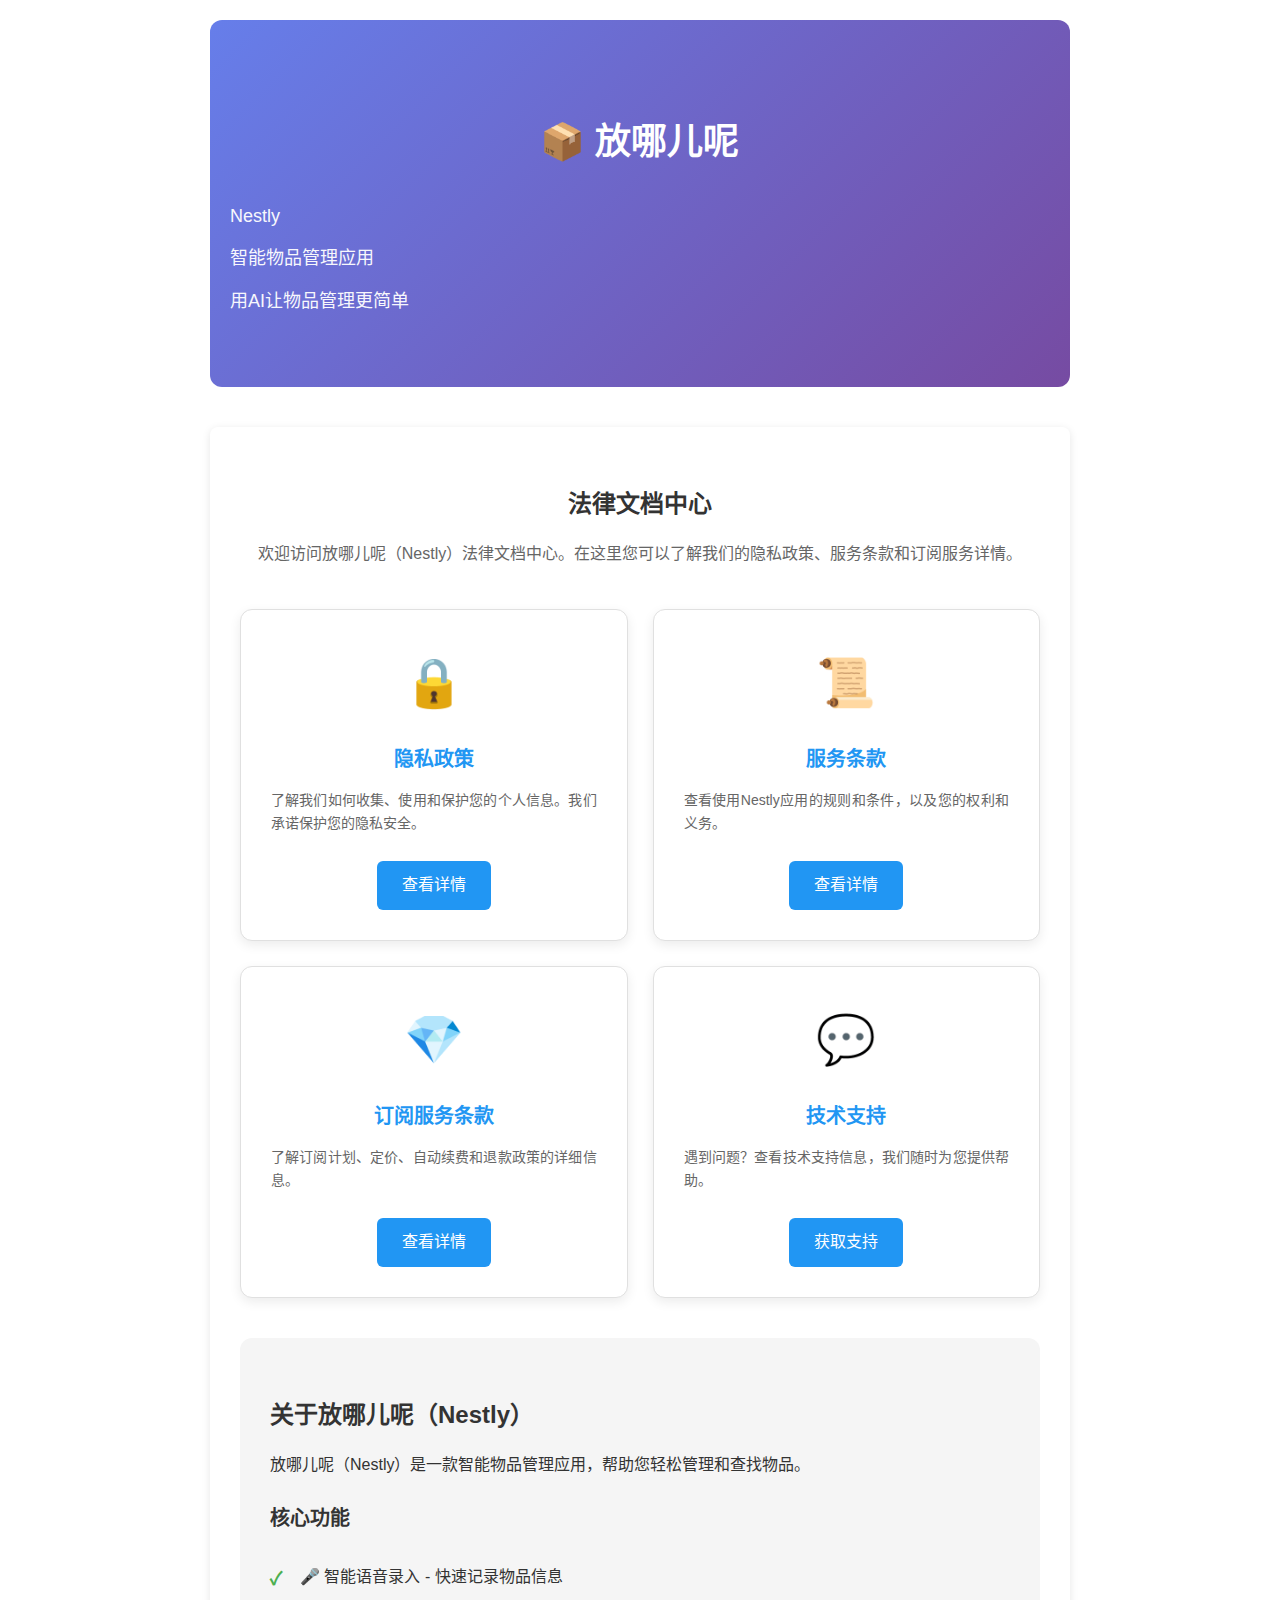
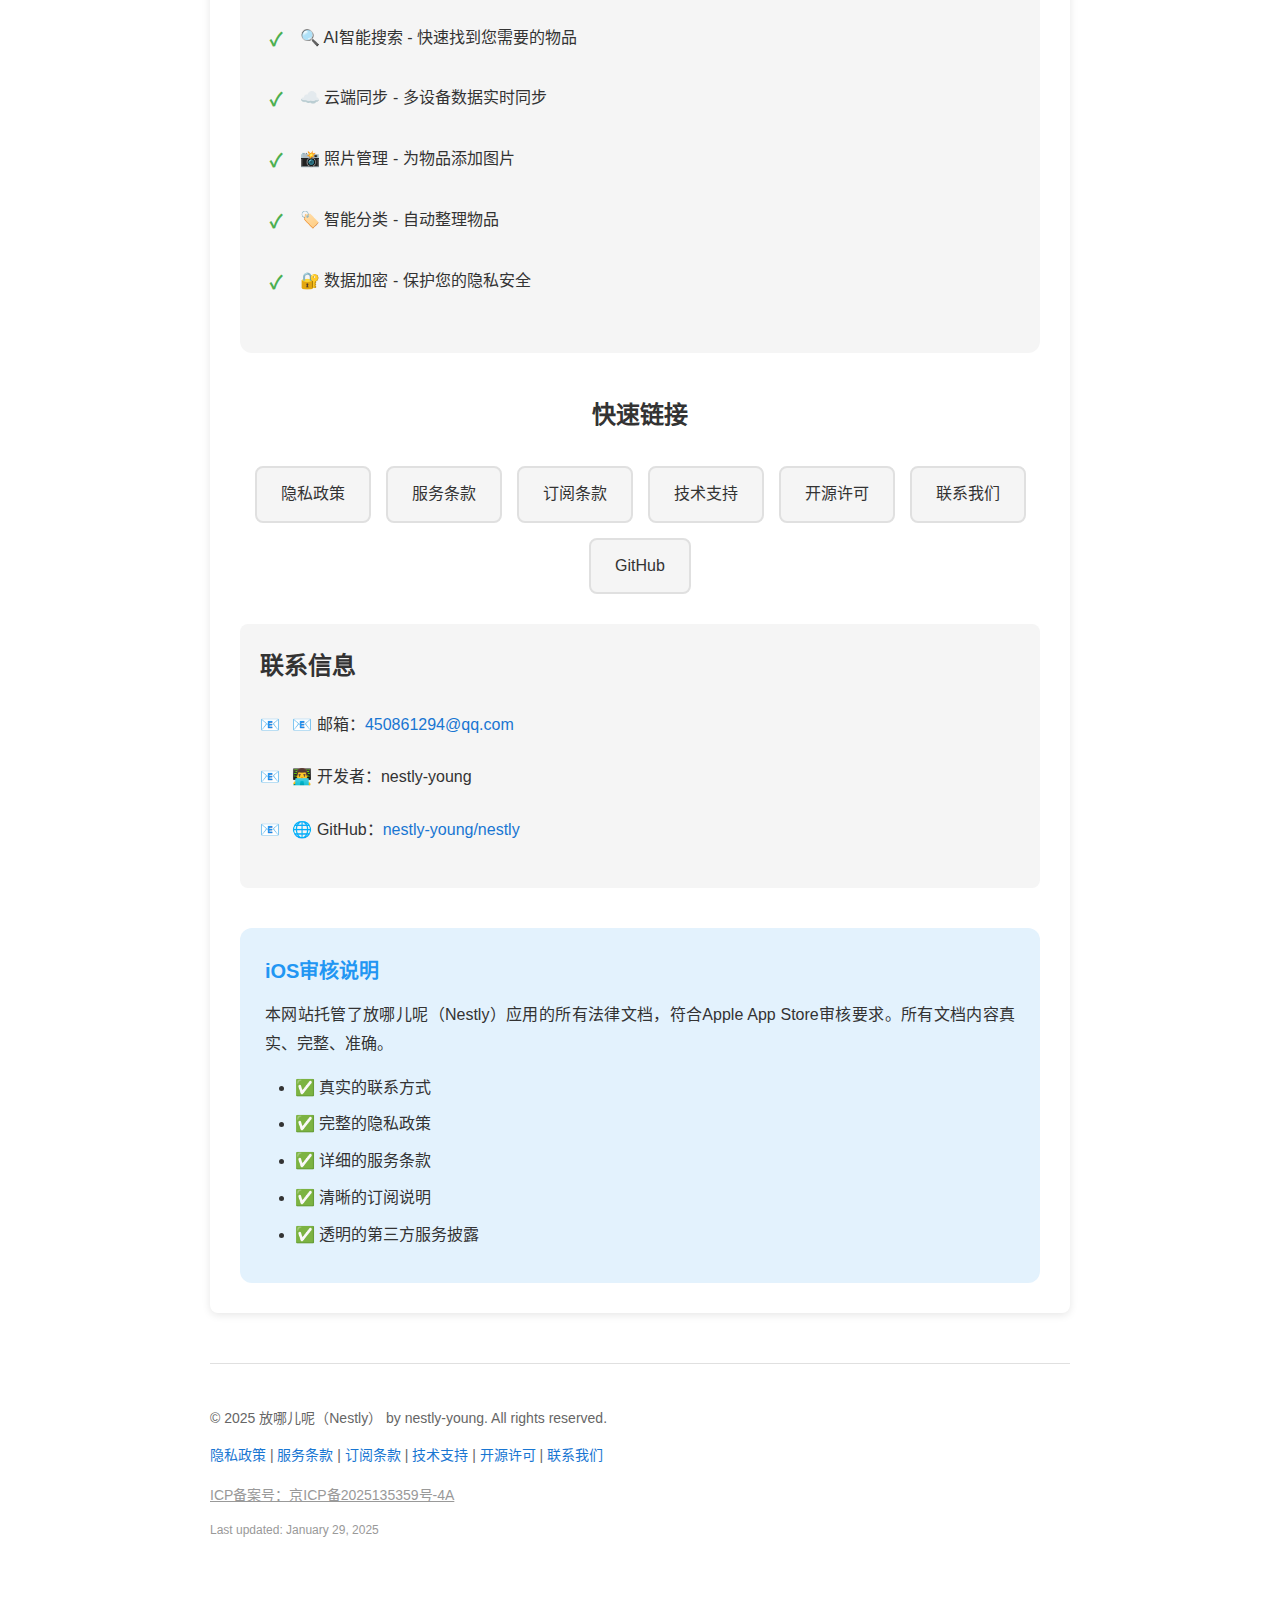
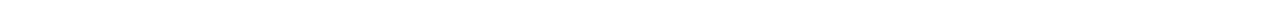
<file: index.html>
<!DOCTYPE html>
<html lang="zh-CN">
<head>
  <meta charset="UTF-8">
  <meta name="viewport" content="width=device-width, initial-scale=1.0">
  <meta name="description" content="放哪儿呢（Nestly） - 智能物品管理应用 | 法律文档中心">
  <title>放哪儿呢（Nestly） - 法律文档中心</title>
  <link rel="stylesheet" href="css/style.css">
  <style>
    .hero {
      background: linear-gradient(135deg, #667eea 0%, #764ba2 100%);
      color: white;
      padding: 60px 20px;
      text-align: center;
      border-radius: 12px;
      margin-bottom: 40px;
    }

    .hero h1 {
      font-size: 36px;
      margin-bottom: 15px;
      border: none;
      color: white;
    }

    .hero p {
      font-size: 18px;
      margin: 10px 0;
      opacity: 0.95;
    }

    .card-grid {
      display: grid;
      grid-template-columns: repeat(auto-fit, minmax(280px, 1fr));
      gap: 25px;
      margin: 40px 0;
    }

    .card {
      background: white;
      border: 1px solid var(--border-color);
      border-radius: 12px;
      padding: 30px;
      box-shadow: 0 4px 12px rgba(0,0,0,0.08);
      transition: all 0.3s ease;
      text-align: center;
    }

    .card:hover {
      transform: translateY(-5px);
      box-shadow: 0 8px 20px rgba(0,0,0,0.15);
    }

    .card-icon {
      font-size: 48px;
      margin-bottom: 15px;
    }

    .card h3 {
      color: var(--primary-color);
      margin: 15px 0 10px;
    }

    .card p {
      color: #666;
      font-size: 14px;
      line-height: 1.6;
    }

    .card a {
      display: inline-block;
      margin-top: 15px;
      padding: 10px 25px;
      background: var(--primary-color);
      color: white;
      text-decoration: none;
      border-radius: 6px;
      transition: background 0.3s;
    }

    .card a:hover {
      background: var(--link-color);
    }

    .features {
      background: var(--secondary-bg);
      padding: 30px;
      border-radius: 12px;
      margin: 40px 0;
    }

    .features ul {
      list-style: none;
      padding: 0;
    }

    .features li {
      padding: 12px 0;
      padding-left: 30px;
      position: relative;
    }

    .features li::before {
      content: "✓";
      position: absolute;
      left: 0;
      color: var(--success-color);
      font-weight: bold;
      font-size: 18px;
    }

    .quick-links {
      display: flex;
      flex-wrap: wrap;
      gap: 15px;
      justify-content: center;
      margin: 30px 0;
    }

    .quick-links a {
      padding: 12px 24px;
      background: var(--secondary-bg);
      border: 2px solid var(--border-color);
      border-radius: 8px;
      text-decoration: none;
      color: var(--text-color);
      font-weight: 500;
      transition: all 0.3s;
    }

    .quick-links a:hover {
      background: var(--primary-color);
      color: white;
      border-color: var(--primary-color);
    }
  </style>
</head>
<body>
  <div class="hero">
    <h1>📦 放哪儿呢</h1>
    <p class="subtitle">Nestly</p>
    <p>智能物品管理应用</p>
    <p>用AI让物品管理更简单</p>
  </div>

  <main>
    <section>
      <h2 style="text-align: center;">法律文档中心</h2>
      <p style="text-align: center; color: #666;">欢迎访问放哪儿呢（Nestly）法律文档中心。在这里您可以了解我们的隐私政策、服务条款和订阅服务详情。</p>

      <div class="card-grid">
        <div class="card">
          <div class="card-icon">🔒</div>
          <h3>隐私政策</h3>
          <p>了解我们如何收集、使用和保护您的个人信息。我们承诺保护您的隐私安全。</p>
          <a href="privacy-policy.html">查看详情</a>
        </div>

        <div class="card">
          <div class="card-icon">📜</div>
          <h3>服务条款</h3>
          <p>查看使用Nestly应用的规则和条件，以及您的权利和义务。</p>
          <a href="terms-of-service.html">查看详情</a>
        </div>

        <div class="card">
          <div class="card-icon">💎</div>
          <h3>订阅服务条款</h3>
          <p>了解订阅计划、定价、自动续费和退款政策的详细信息。</p>
          <a href="subscription-terms.html">查看详情</a>
        </div>

        <div class="card">
          <div class="card-icon">💬</div>
          <h3>技术支持</h3>
          <p>遇到问题？查看技术支持信息，我们随时为您提供帮助。</p>
          <a href="support.html">获取支持</a>
        </div>
      </div>
    </section>

    <section class="features">
      <h2>关于放哪儿呢（Nestly）</h2>
      <p>放哪儿呢（Nestly）是一款智能物品管理应用，帮助您轻松管理和查找物品。</p>

      <h3>核心功能</h3>
      <ul>
        <li>🎤 智能语音录入 - 快速记录物品信息</li>
        <li>🔍 AI智能搜索 - 快速找到您需要的物品</li>
        <li>☁️ 云端同步 - 多设备数据实时同步</li>
        <li>📸 照片管理 - 为物品添加图片</li>
        <li>🏷️ 智能分类 - 自动整理物品</li>
        <li>🔐 数据加密 - 保护您的隐私安全</li>
      </ul>
    </section>

    <section>
      <h2 style="text-align: center;">快速链接</h2>
      <div class="quick-links">
        <a href="privacy-policy.html">隐私政策</a>
        <a href="terms-of-service.html">服务条款</a>
        <a href="subscription-terms.html">订阅条款</a>
        <a href="support.html">技术支持</a>
        <a href="open-source-licenses.html">开源许可</a>
        <a href="mailto:450861294@qq.com">联系我们</a>
        <a href="https://github.com/nestly-young/nestly" target="_blank">GitHub</a>
      </div>
    </section>

    <section class="contact-info">
      <h2>联系信息</h2>
      <ul>
        <li>📧 邮箱：<a href="mailto:450861294@qq.com">450861294@qq.com</a></li>
        <li>👨‍💻 开发者：nestly-young</li>
        <li>🌐 GitHub：<a href="https://github.com/nestly-young/nestly" target="_blank">nestly-young/nestly</a></li>
      </ul>
    </section>

    <section style="background: #E3F2FD; padding: 25px; border-radius: 12px; margin-top: 40px;">
      <h3 style="margin-top: 0; color: var(--primary-color);">iOS审核说明</h3>
      <p>本网站托管了放哪儿呢（Nestly）应用的所有法律文档，符合Apple App Store审核要求。所有文档内容真实、完整、准确。</p>
      <ul style="margin-bottom: 0;">
        <li>✅ 真实的联系方式</li>
        <li>✅ 完整的隐私政策</li>
        <li>✅ 详细的服务条款</li>
        <li>✅ 清晰的订阅说明</li>
        <li>✅ 透明的第三方服务披露</li>
      </ul>
    </section>
  </main>

  <footer>
    <p>&copy; 2025 放哪儿呢（Nestly） by nestly-young. All rights reserved.</p>
    <p>
      <a href="privacy-policy.html">隐私政策</a> |
      <a href="terms-of-service.html">服务条款</a> |
      <a href="subscription-terms.html">订阅条款</a> |
      <a href="support.html">技术支持</a> |
      <a href="open-source-licenses.html">开源许可</a> |
      <a href="mailto:450861294@qq.com">联系我们</a>
    </p>
    <p style="margin-top: 15px;">
      <a href="https://beian.miit.gov.cn/" target="_blank" style="color: #999; text-decoration: underline;">ICP备案号：京ICP备2025135359号-4A</a>
    </p>
    <p style="margin-top: 8px; font-size: 12px; color: #999;">
      Last updated: January 29, 2025
    </p>
  </footer>
</body>
</html>
</file>
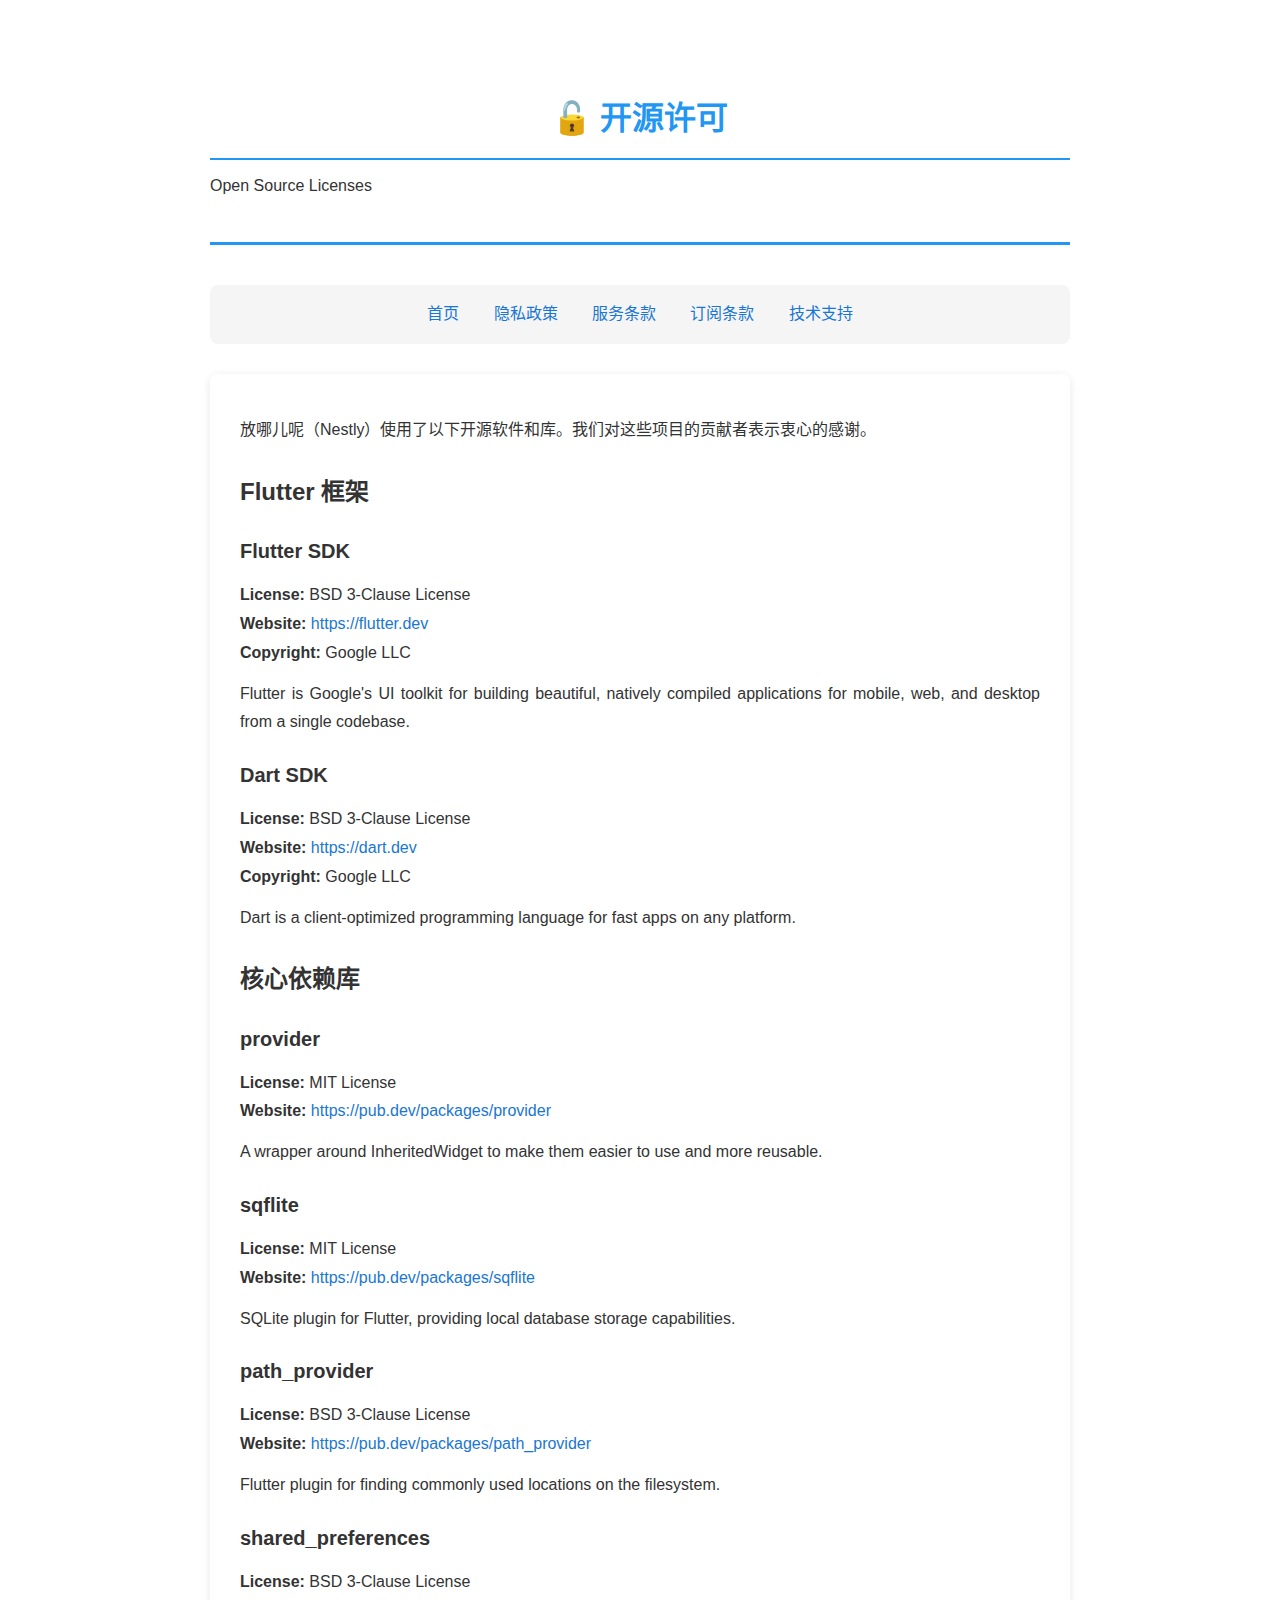
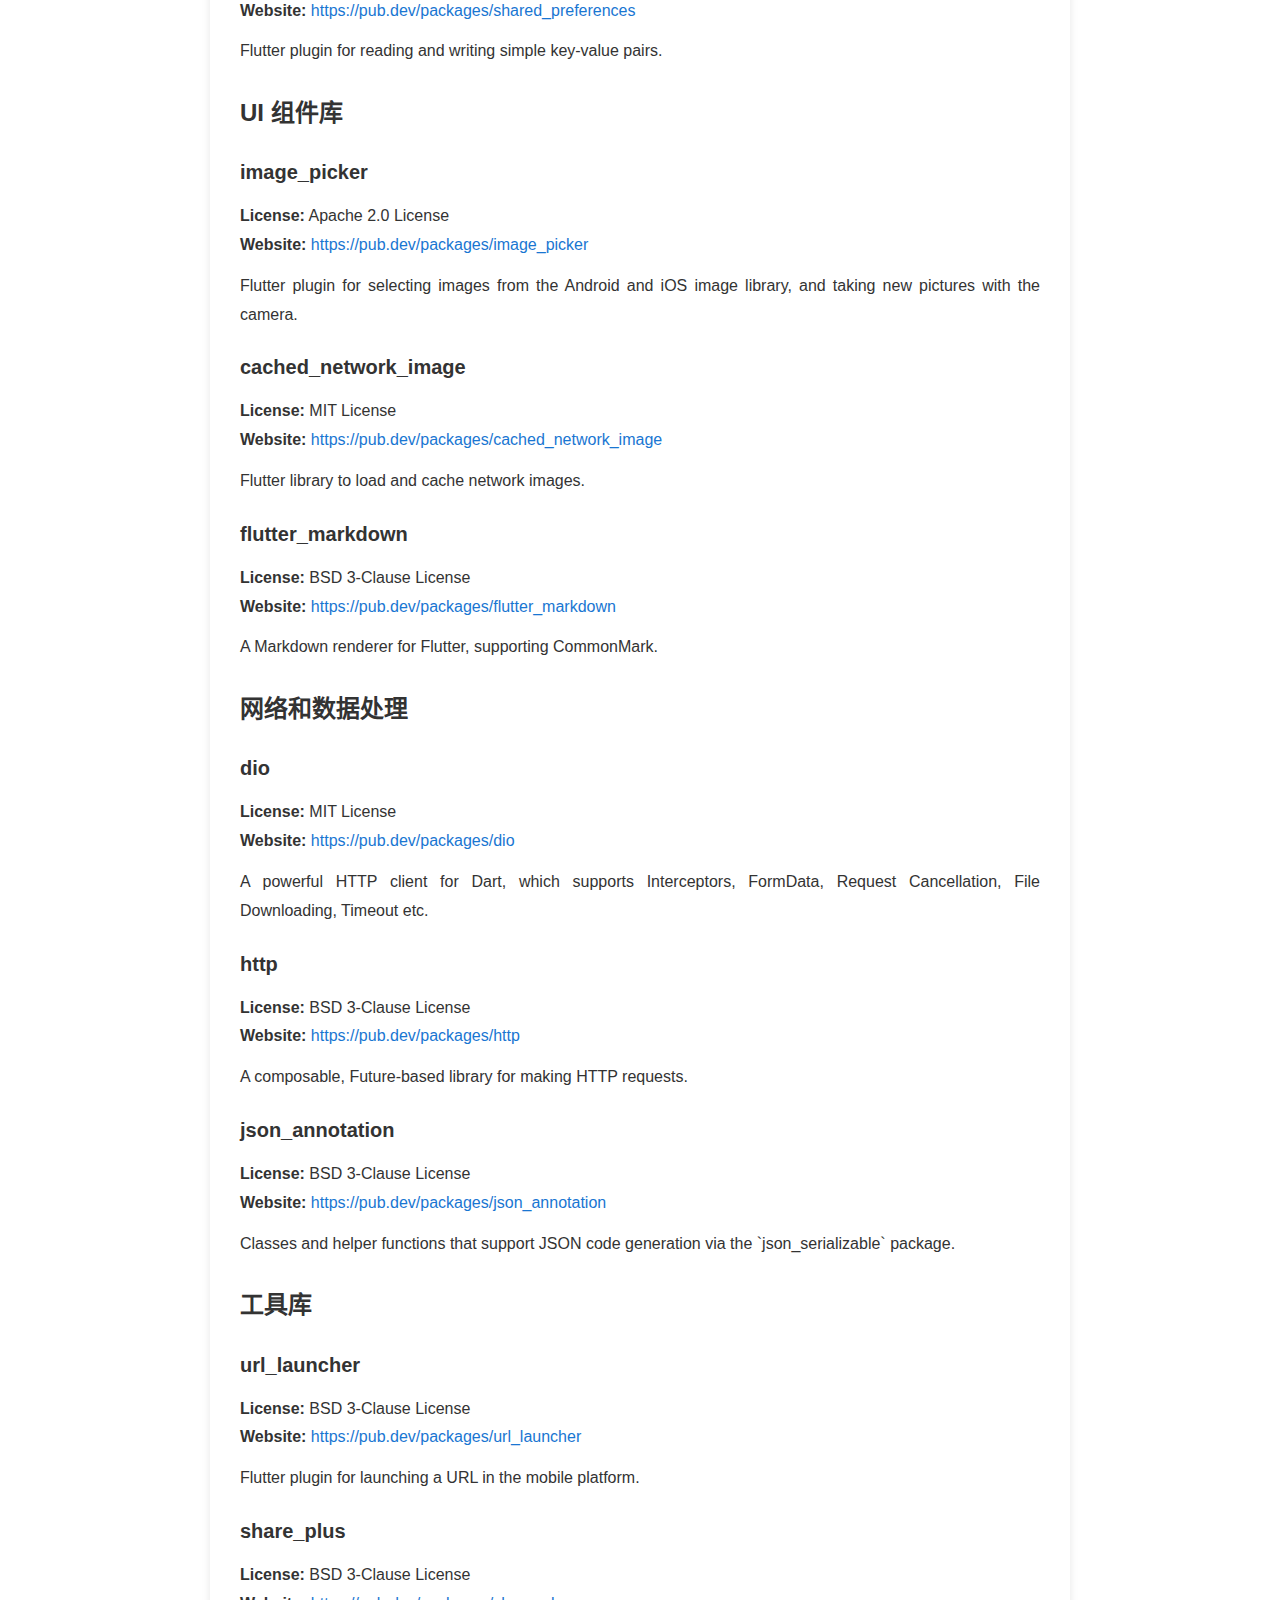
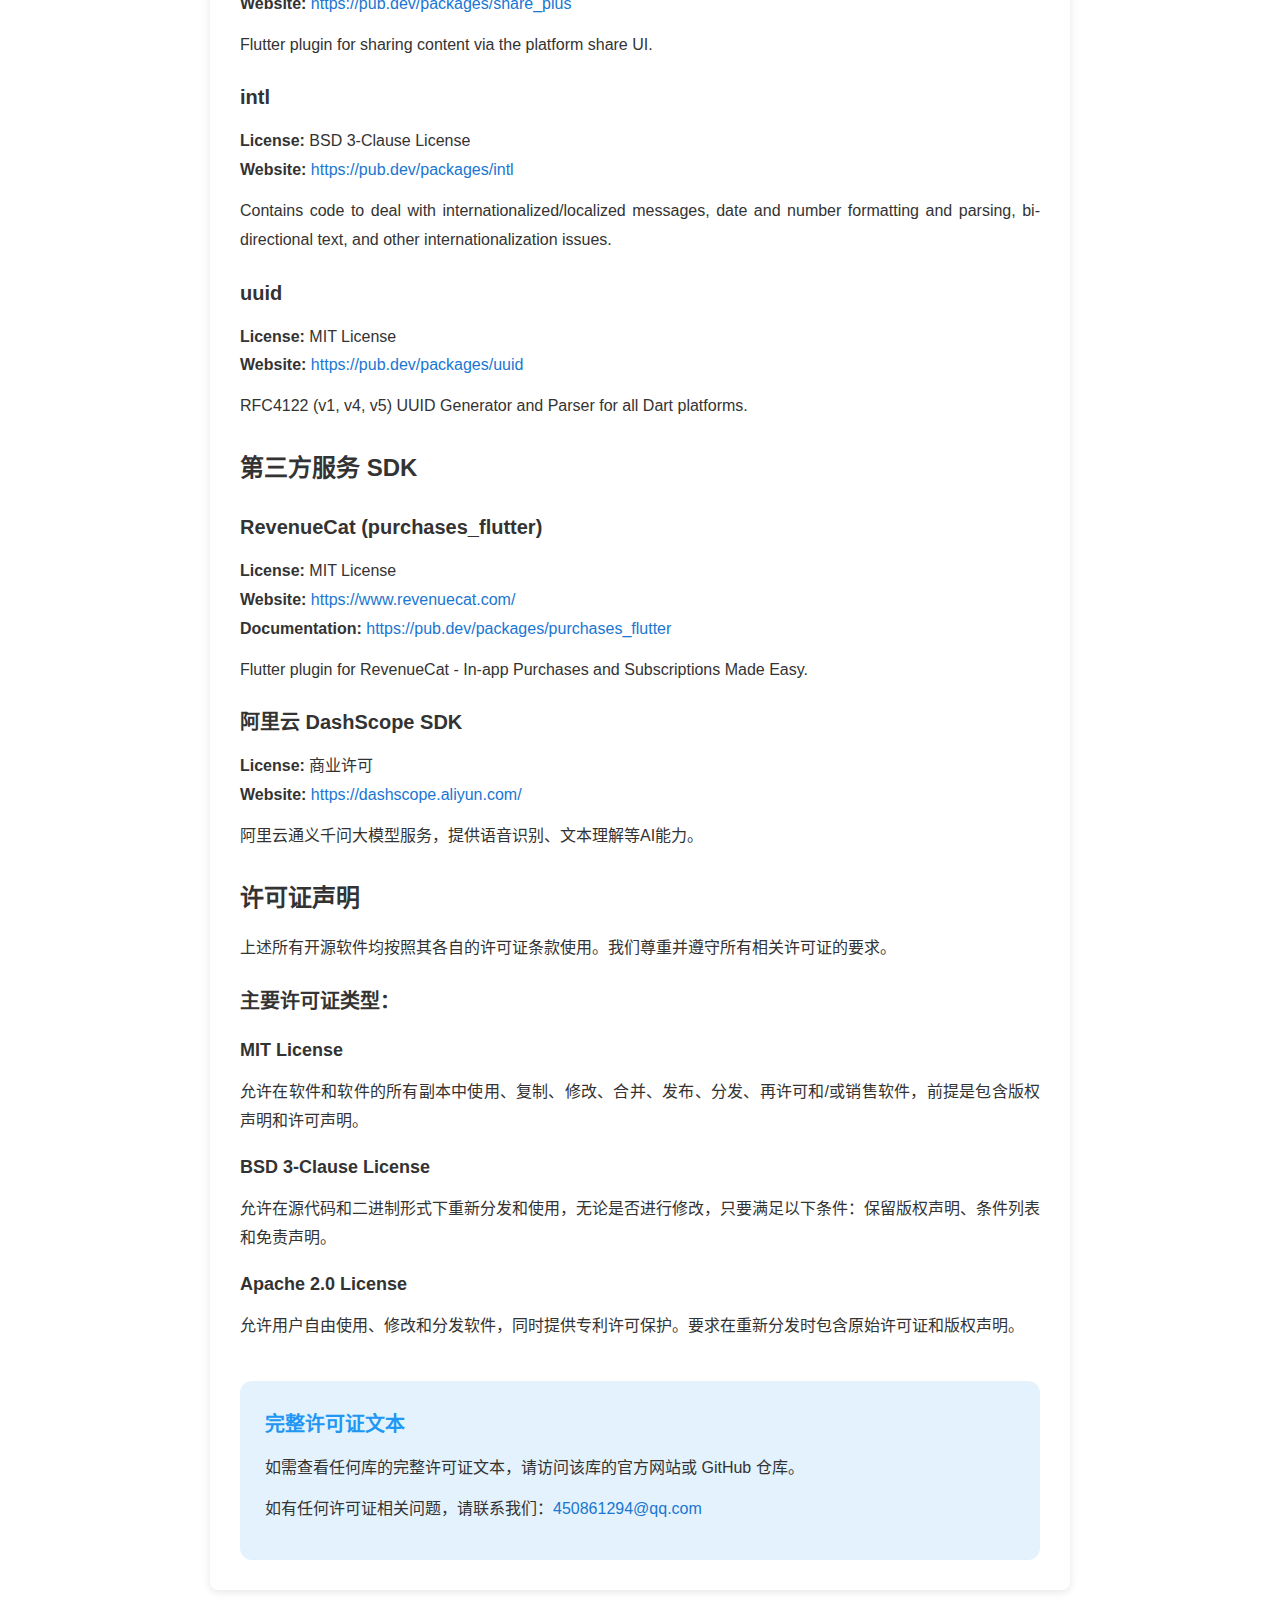
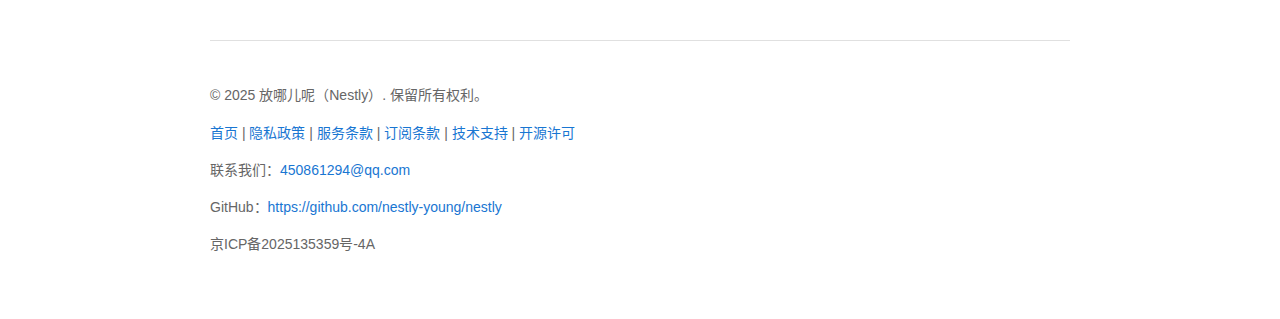
<file: open-source-licenses.html>
<!DOCTYPE html>
<html lang="zh-CN">
<head>
  <meta charset="UTF-8">
  <meta name="viewport" content="width=device-width, initial-scale=1.0">
  <meta name="description" content="放哪儿呢（Nestly） - 开源许可">
  <title>开源许可 - 放哪儿呢（Nestly）</title>
  <link rel="stylesheet" href="css/style.css">
</head>
<body>
  <header>
    <h1>🔓 开源许可</h1>
    <p class="subtitle">Open Source Licenses</p>
  </header>

  <nav>
    <a href="index.html">首页</a>
    <a href="privacy-policy.html">隐私政策</a>
    <a href="terms-of-service.html">服务条款</a>
    <a href="subscription-terms.html">订阅条款</a>
    <a href="support.html">技术支持</a>
  </nav>

  <main>
    <section class="intro">
      <p>放哪儿呢（Nestly）使用了以下开源软件和库。我们对这些项目的贡献者表示衷心的感谢。</p>
    </section>

    <section>
      <h2>Flutter 框架</h2>

      <div class="license-item">
        <h3>Flutter SDK</h3>
        <p class="license-meta">
          <strong>License:</strong> BSD 3-Clause License<br>
          <strong>Website:</strong> <a href="https://flutter.dev" target="_blank">https://flutter.dev</a><br>
          <strong>Copyright:</strong> Google LLC
        </p>
        <p>Flutter is Google's UI toolkit for building beautiful, natively compiled applications for mobile, web, and desktop from a single codebase.</p>
      </div>

      <div class="license-item">
        <h3>Dart SDK</h3>
        <p class="license-meta">
          <strong>License:</strong> BSD 3-Clause License<br>
          <strong>Website:</strong> <a href="https://dart.dev" target="_blank">https://dart.dev</a><br>
          <strong>Copyright:</strong> Google LLC
        </p>
        <p>Dart is a client-optimized programming language for fast apps on any platform.</p>
      </div>
    </section>

    <section>
      <h2>核心依赖库</h2>

      <div class="license-item">
        <h3>provider</h3>
        <p class="license-meta">
          <strong>License:</strong> MIT License<br>
          <strong>Website:</strong> <a href="https://pub.dev/packages/provider" target="_blank">https://pub.dev/packages/provider</a>
        </p>
        <p>A wrapper around InheritedWidget to make them easier to use and more reusable.</p>
      </div>

      <div class="license-item">
        <h3>sqflite</h3>
        <p class="license-meta">
          <strong>License:</strong> MIT License<br>
          <strong>Website:</strong> <a href="https://pub.dev/packages/sqflite" target="_blank">https://pub.dev/packages/sqflite</a>
        </p>
        <p>SQLite plugin for Flutter, providing local database storage capabilities.</p>
      </div>

      <div class="license-item">
        <h3>path_provider</h3>
        <p class="license-meta">
          <strong>License:</strong> BSD 3-Clause License<br>
          <strong>Website:</strong> <a href="https://pub.dev/packages/path_provider" target="_blank">https://pub.dev/packages/path_provider</a>
        </p>
        <p>Flutter plugin for finding commonly used locations on the filesystem.</p>
      </div>

      <div class="license-item">
        <h3>shared_preferences</h3>
        <p class="license-meta">
          <strong>License:</strong> BSD 3-Clause License<br>
          <strong>Website:</strong> <a href="https://pub.dev/packages/shared_preferences" target="_blank">https://pub.dev/packages/shared_preferences</a>
        </p>
        <p>Flutter plugin for reading and writing simple key-value pairs.</p>
      </div>
    </section>

    <section>
      <h2>UI 组件库</h2>

      <div class="license-item">
        <h3>image_picker</h3>
        <p class="license-meta">
          <strong>License:</strong> Apache 2.0 License<br>
          <strong>Website:</strong> <a href="https://pub.dev/packages/image_picker" target="_blank">https://pub.dev/packages/image_picker</a>
        </p>
        <p>Flutter plugin for selecting images from the Android and iOS image library, and taking new pictures with the camera.</p>
      </div>

      <div class="license-item">
        <h3>cached_network_image</h3>
        <p class="license-meta">
          <strong>License:</strong> MIT License<br>
          <strong>Website:</strong> <a href="https://pub.dev/packages/cached_network_image" target="_blank">https://pub.dev/packages/cached_network_image</a>
        </p>
        <p>Flutter library to load and cache network images.</p>
      </div>

      <div class="license-item">
        <h3>flutter_markdown</h3>
        <p class="license-meta">
          <strong>License:</strong> BSD 3-Clause License<br>
          <strong>Website:</strong> <a href="https://pub.dev/packages/flutter_markdown" target="_blank">https://pub.dev/packages/flutter_markdown</a>
        </p>
        <p>A Markdown renderer for Flutter, supporting CommonMark.</p>
      </div>
    </section>

    <section>
      <h2>网络和数据处理</h2>

      <div class="license-item">
        <h3>dio</h3>
        <p class="license-meta">
          <strong>License:</strong> MIT License<br>
          <strong>Website:</strong> <a href="https://pub.dev/packages/dio" target="_blank">https://pub.dev/packages/dio</a>
        </p>
        <p>A powerful HTTP client for Dart, which supports Interceptors, FormData, Request Cancellation, File Downloading, Timeout etc.</p>
      </div>

      <div class="license-item">
        <h3>http</h3>
        <p class="license-meta">
          <strong>License:</strong> BSD 3-Clause License<br>
          <strong>Website:</strong> <a href="https://pub.dev/packages/http" target="_blank">https://pub.dev/packages/http</a>
        </p>
        <p>A composable, Future-based library for making HTTP requests.</p>
      </div>

      <div class="license-item">
        <h3>json_annotation</h3>
        <p class="license-meta">
          <strong>License:</strong> BSD 3-Clause License<br>
          <strong>Website:</strong> <a href="https://pub.dev/packages/json_annotation" target="_blank">https://pub.dev/packages/json_annotation</a>
        </p>
        <p>Classes and helper functions that support JSON code generation via the `json_serializable` package.</p>
      </div>
    </section>

    <section>
      <h2>工具库</h2>

      <div class="license-item">
        <h3>url_launcher</h3>
        <p class="license-meta">
          <strong>License:</strong> BSD 3-Clause License<br>
          <strong>Website:</strong> <a href="https://pub.dev/packages/url_launcher" target="_blank">https://pub.dev/packages/url_launcher</a>
        </p>
        <p>Flutter plugin for launching a URL in the mobile platform.</p>
      </div>

      <div class="license-item">
        <h3>share_plus</h3>
        <p class="license-meta">
          <strong>License:</strong> BSD 3-Clause License<br>
          <strong>Website:</strong> <a href="https://pub.dev/packages/share_plus" target="_blank">https://pub.dev/packages/share_plus</a>
        </p>
        <p>Flutter plugin for sharing content via the platform share UI.</p>
      </div>

      <div class="license-item">
        <h3>intl</h3>
        <p class="license-meta">
          <strong>License:</strong> BSD 3-Clause License<br>
          <strong>Website:</strong> <a href="https://pub.dev/packages/intl" target="_blank">https://pub.dev/packages/intl</a>
        </p>
        <p>Contains code to deal with internationalized/localized messages, date and number formatting and parsing, bi-directional text, and other internationalization issues.</p>
      </div>

      <div class="license-item">
        <h3>uuid</h3>
        <p class="license-meta">
          <strong>License:</strong> MIT License<br>
          <strong>Website:</strong> <a href="https://pub.dev/packages/uuid" target="_blank">https://pub.dev/packages/uuid</a>
        </p>
        <p>RFC4122 (v1, v4, v5) UUID Generator and Parser for all Dart platforms.</p>
      </div>
    </section>

    <section>
      <h2>第三方服务 SDK</h2>

      <div class="license-item">
        <h3>RevenueCat (purchases_flutter)</h3>
        <p class="license-meta">
          <strong>License:</strong> MIT License<br>
          <strong>Website:</strong> <a href="https://www.revenuecat.com/" target="_blank">https://www.revenuecat.com/</a><br>
          <strong>Documentation:</strong> <a href="https://pub.dev/packages/purchases_flutter" target="_blank">https://pub.dev/packages/purchases_flutter</a>
        </p>
        <p>Flutter plugin for RevenueCat - In-app Purchases and Subscriptions Made Easy.</p>
      </div>

      <div class="license-item">
        <h3>阿里云 DashScope SDK</h3>
        <p class="license-meta">
          <strong>License:</strong> 商业许可<br>
          <strong>Website:</strong> <a href="https://dashscope.aliyun.com/" target="_blank">https://dashscope.aliyun.com/</a>
        </p>
        <p>阿里云通义千问大模型服务，提供语音识别、文本理解等AI能力。</p>
      </div>
    </section>

    <section class="license-notice">
      <h2>许可证声明</h2>
      <p>上述所有开源软件均按照其各自的许可证条款使用。我们尊重并遵守所有相关许可证的要求。</p>

      <h3>主要许可证类型：</h3>

      <div class="license-type">
        <h4>MIT License</h4>
        <p>允许在软件和软件的所有副本中使用、复制、修改、合并、发布、分发、再许可和/或销售软件，前提是包含版权声明和许可声明。</p>
      </div>

      <div class="license-type">
        <h4>BSD 3-Clause License</h4>
        <p>允许在源代码和二进制形式下重新分发和使用，无论是否进行修改，只要满足以下条件：保留版权声明、条件列表和免责声明。</p>
      </div>

      <div class="license-type">
        <h4>Apache 2.0 License</h4>
        <p>允许用户自由使用、修改和分发软件，同时提供专利许可保护。要求在重新分发时包含原始许可证和版权声明。</p>
      </div>
    </section>

    <section style="background: #E3F2FD; padding: 25px; border-radius: 12px; margin-top: 40px;">
      <h3 style="margin-top: 0; color: var(--primary-color);">完整许可证文本</h3>
      <p>如需查看任何库的完整许可证文本，请访问该库的官方网站或 GitHub 仓库。</p>
      <p>如有任何许可证相关问题，请联系我们：<a href="mailto:450861294@qq.com">450861294@qq.com</a></p>
    </section>
  </main>

  <footer>
    <p>&copy; 2025 放哪儿呢（Nestly）. 保留所有权利。</p>
    <p>
      <a href="index.html">首页</a> |
      <a href="privacy-policy.html">隐私政策</a> |
      <a href="terms-of-service.html">服务条款</a> |
      <a href="subscription-terms.html">订阅条款</a> |
      <a href="support.html">技术支持</a> |
      <a href="open-source-licenses.html">开源许可</a>
    </p>
    <p>联系我们：<a href="mailto:450861294@qq.com">450861294@qq.com</a></p>
    <p>GitHub：<a href="https://github.com/nestly-young/nestly" target="_blank">https://github.com/nestly-young/nestly</a></p>
    <p>京ICP备2025135359号-4A</p>
  </footer>
</body>
</html>
</file>
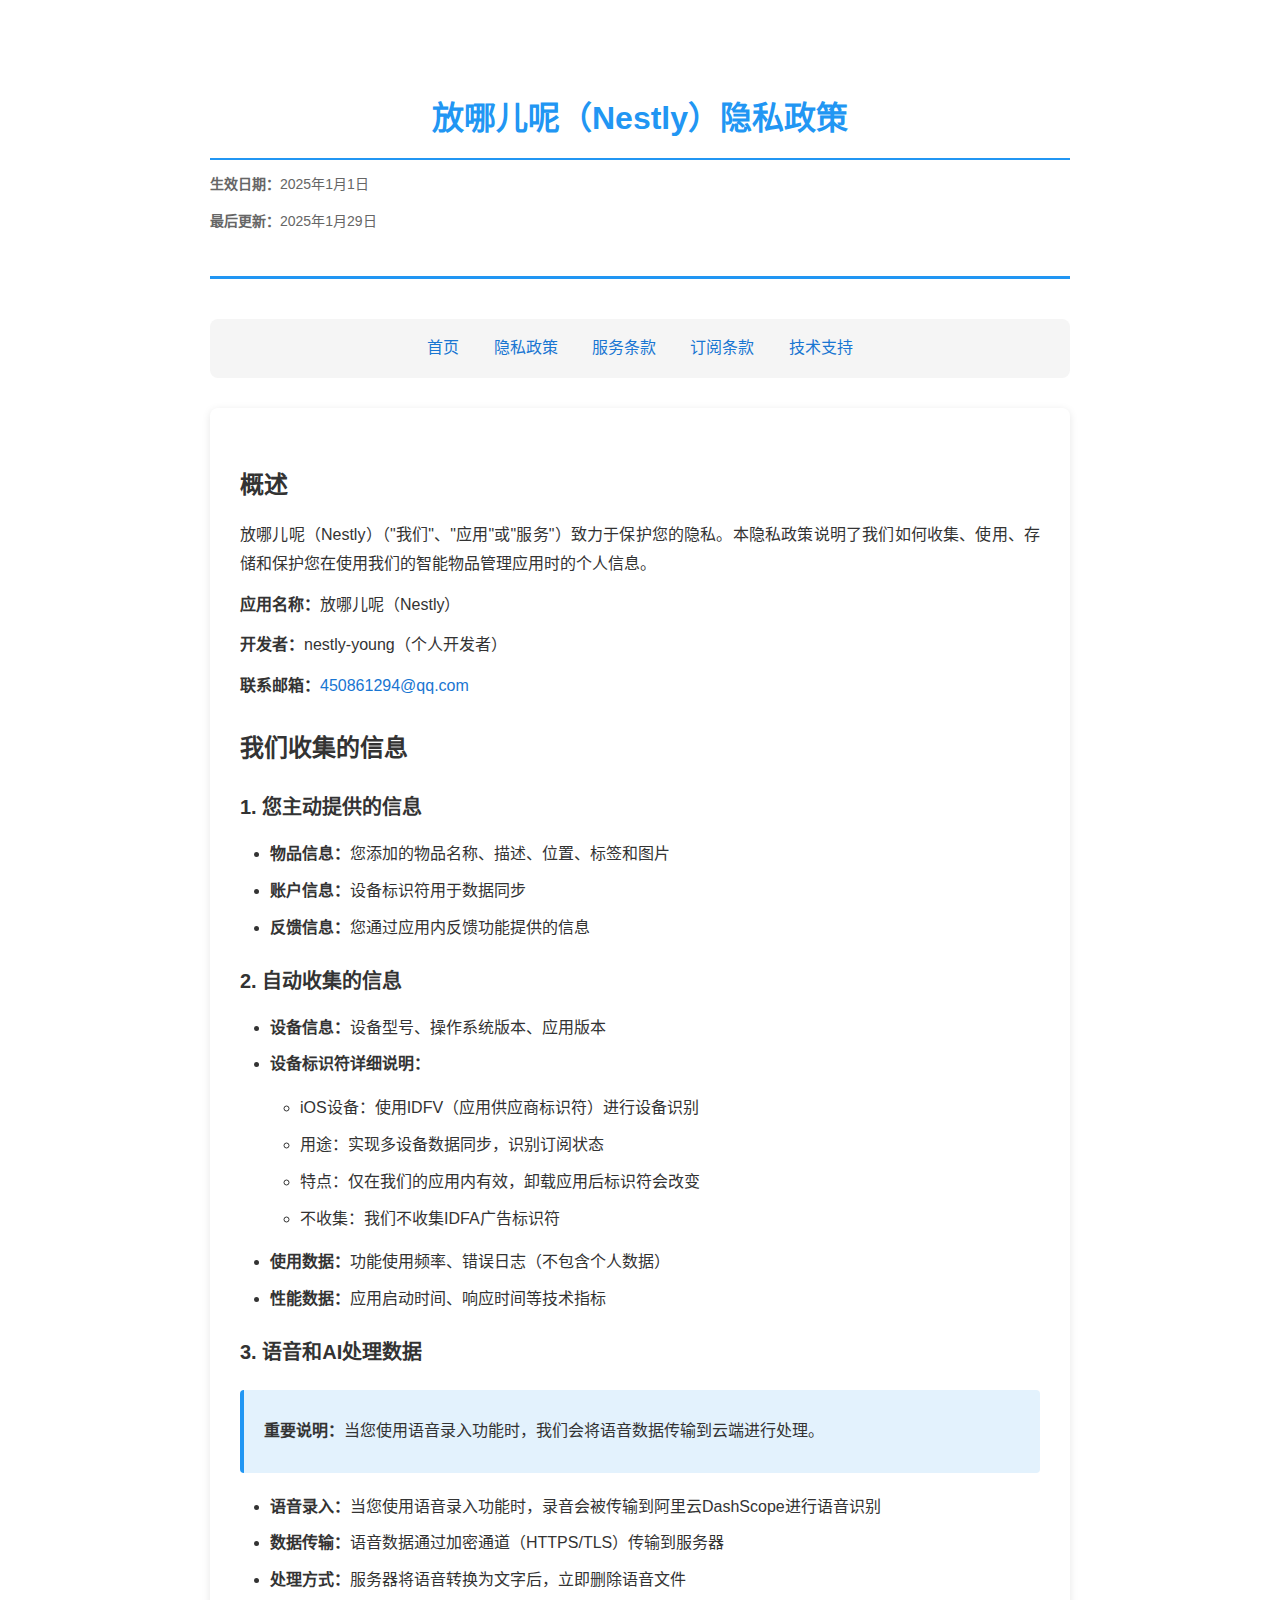
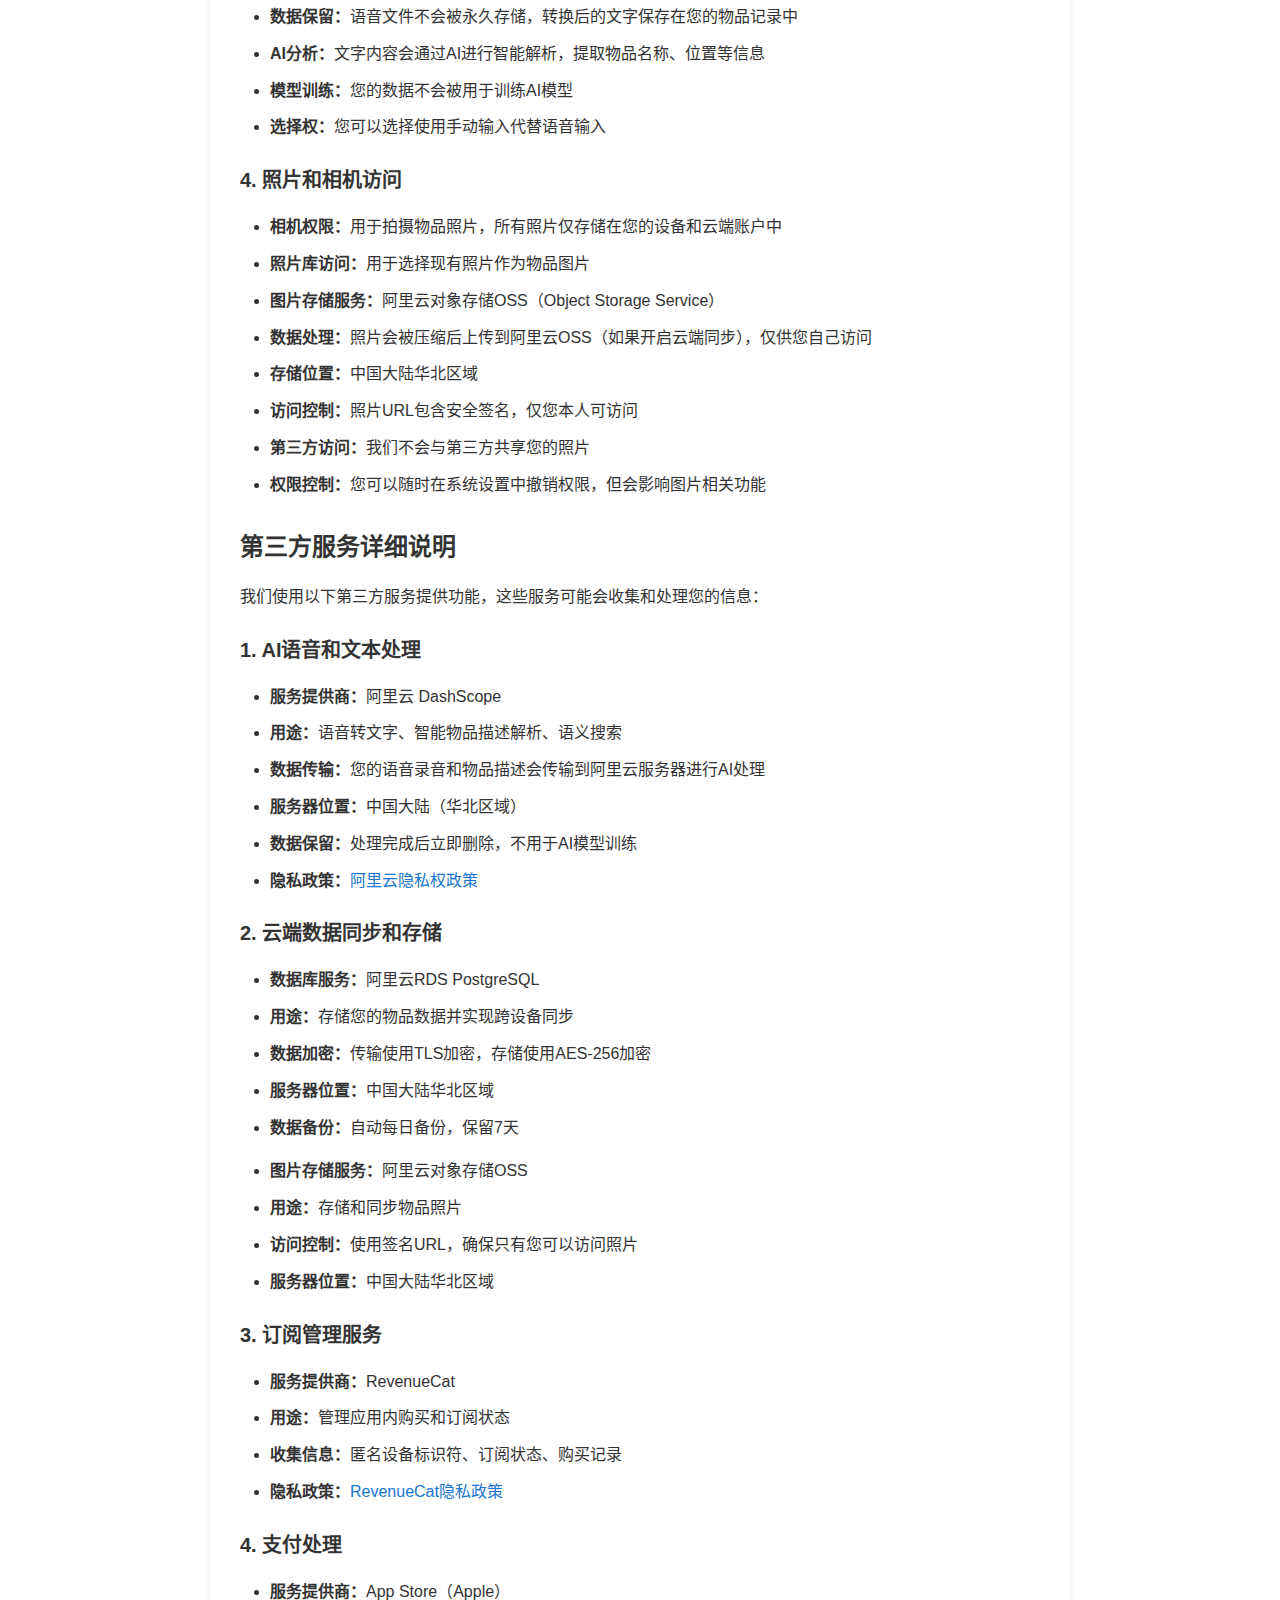
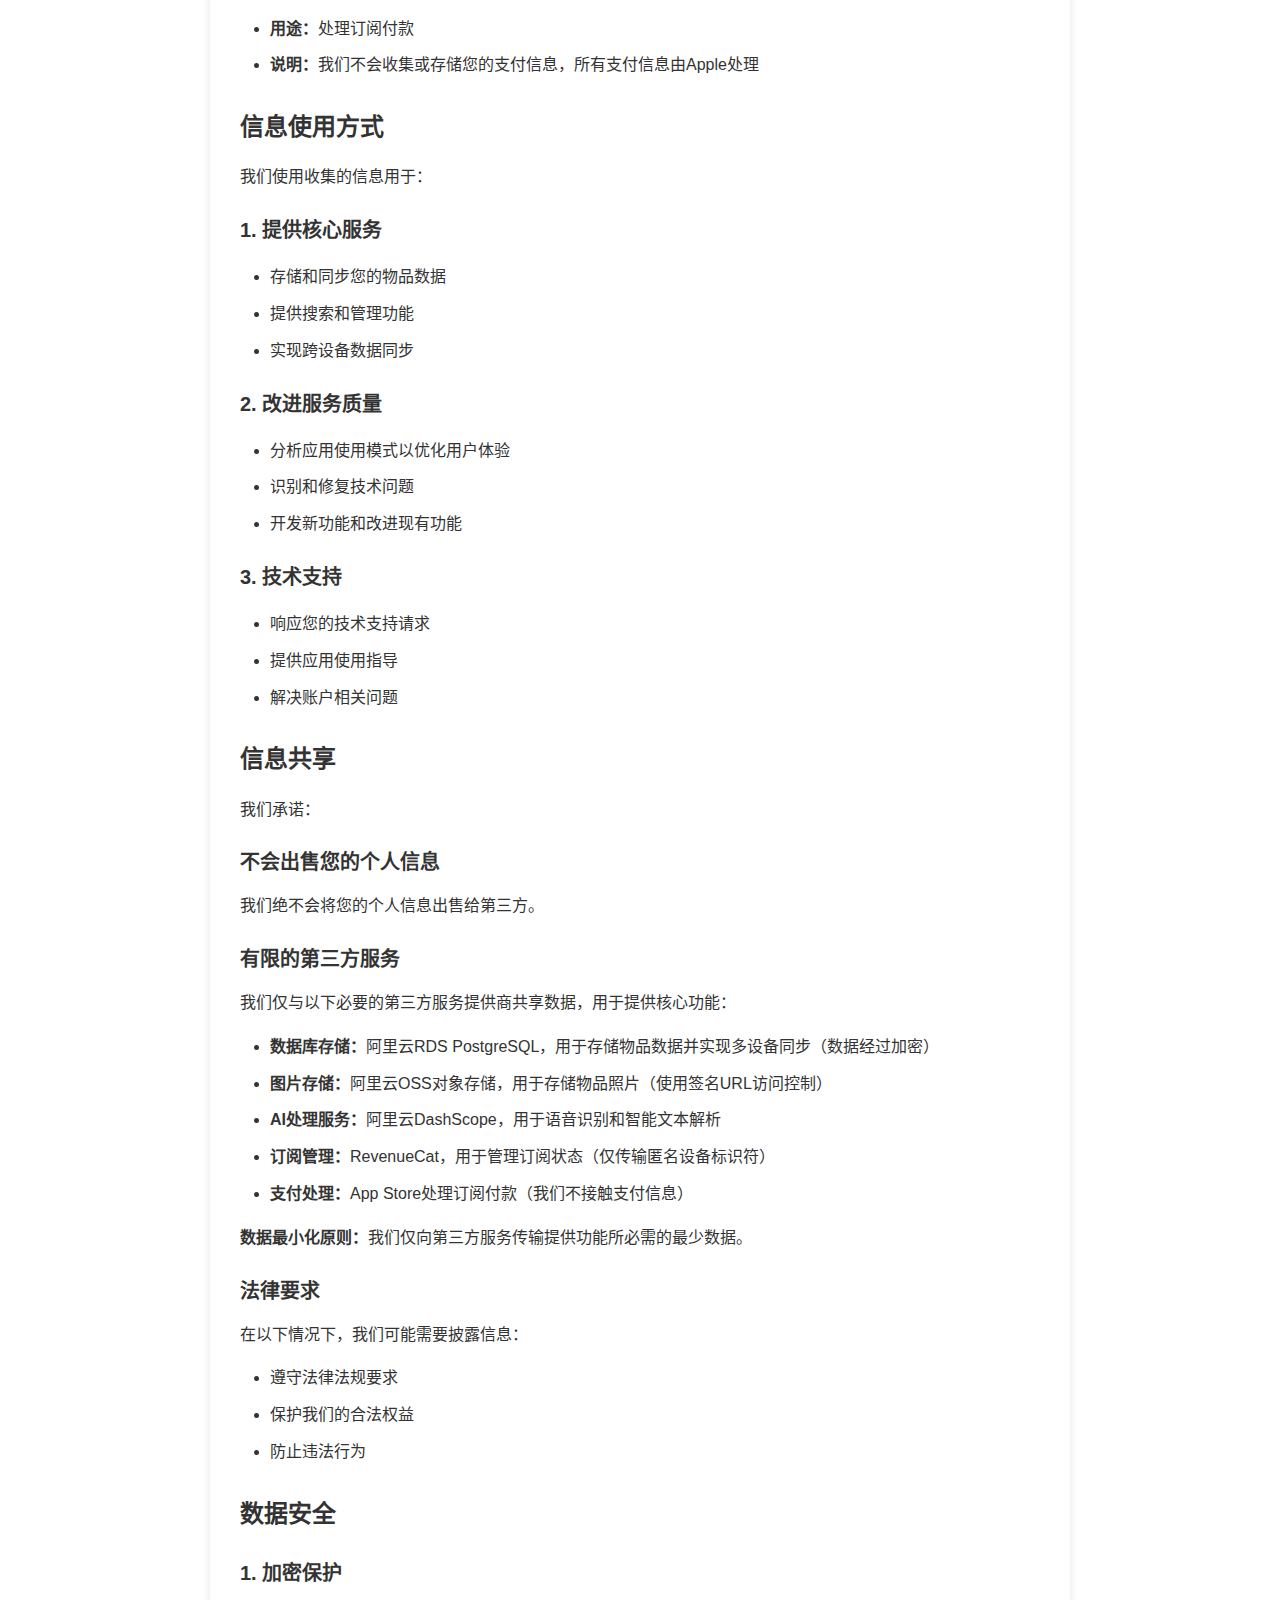
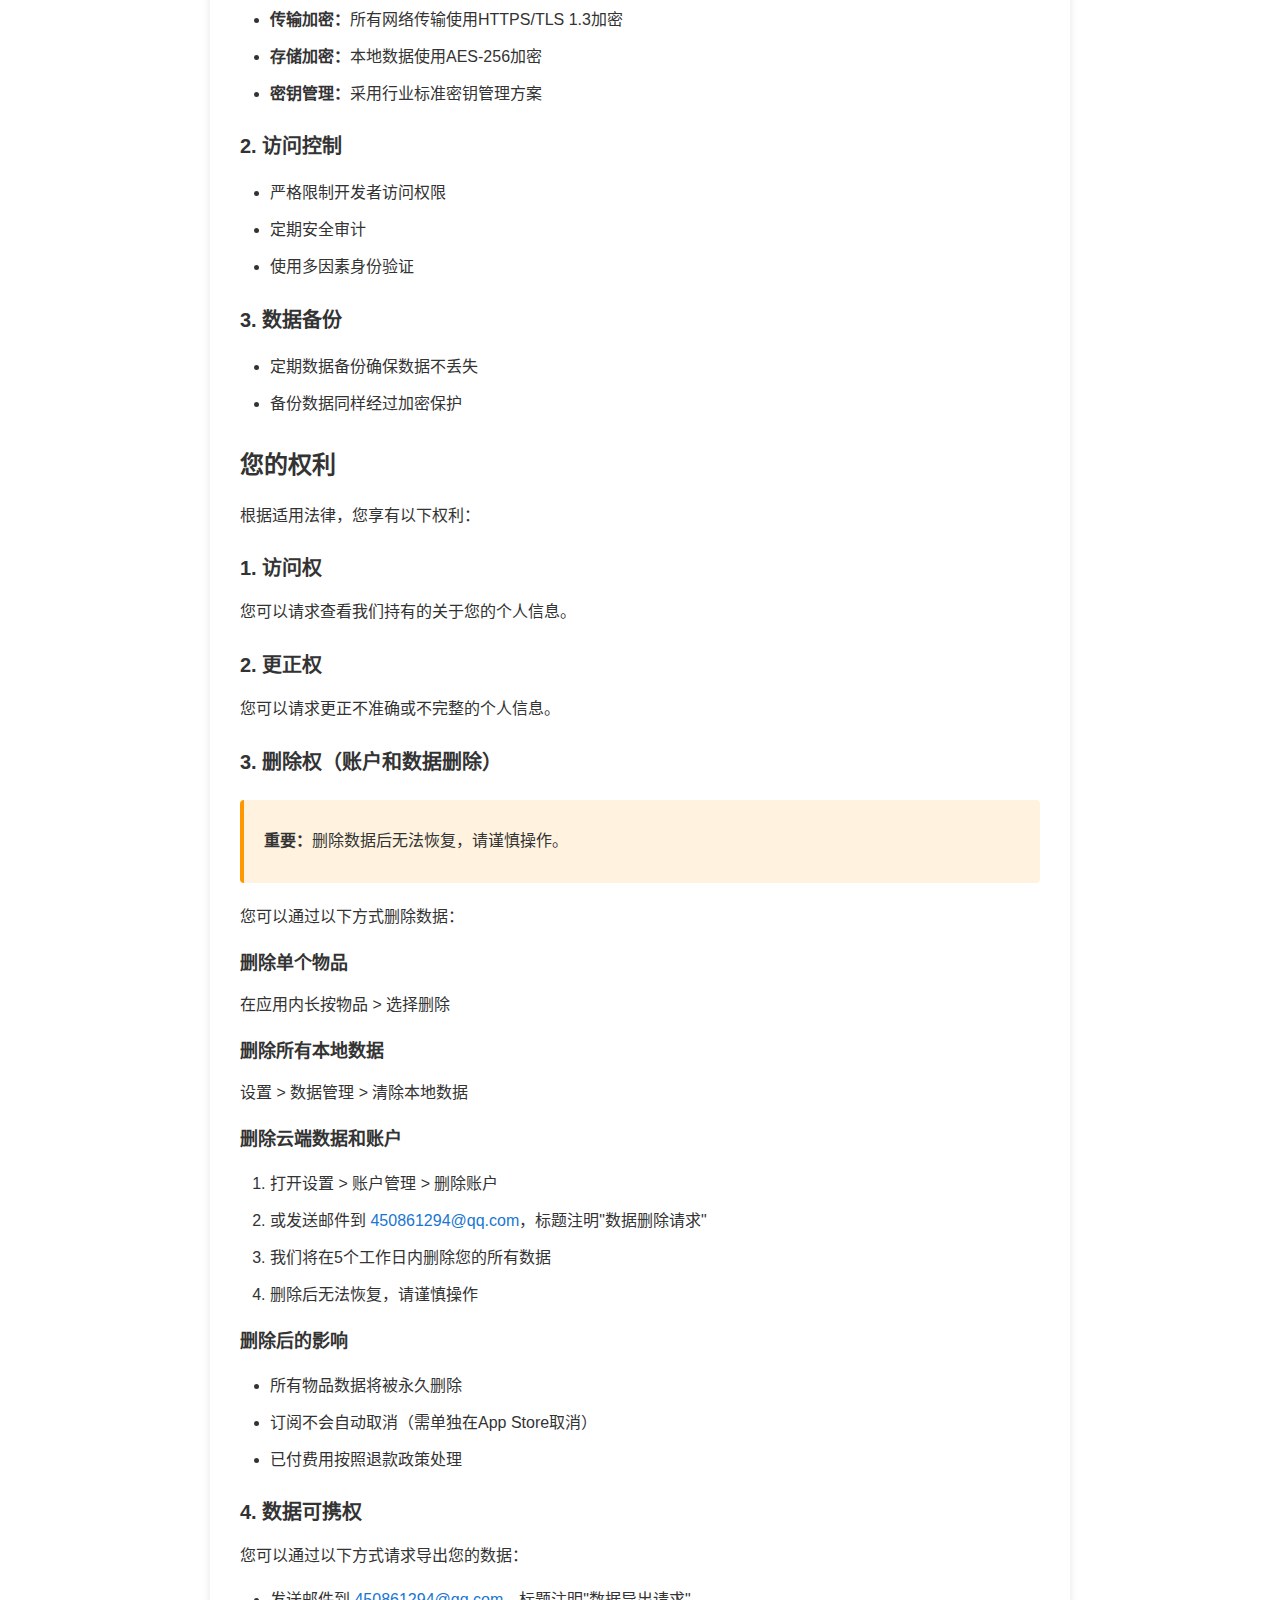
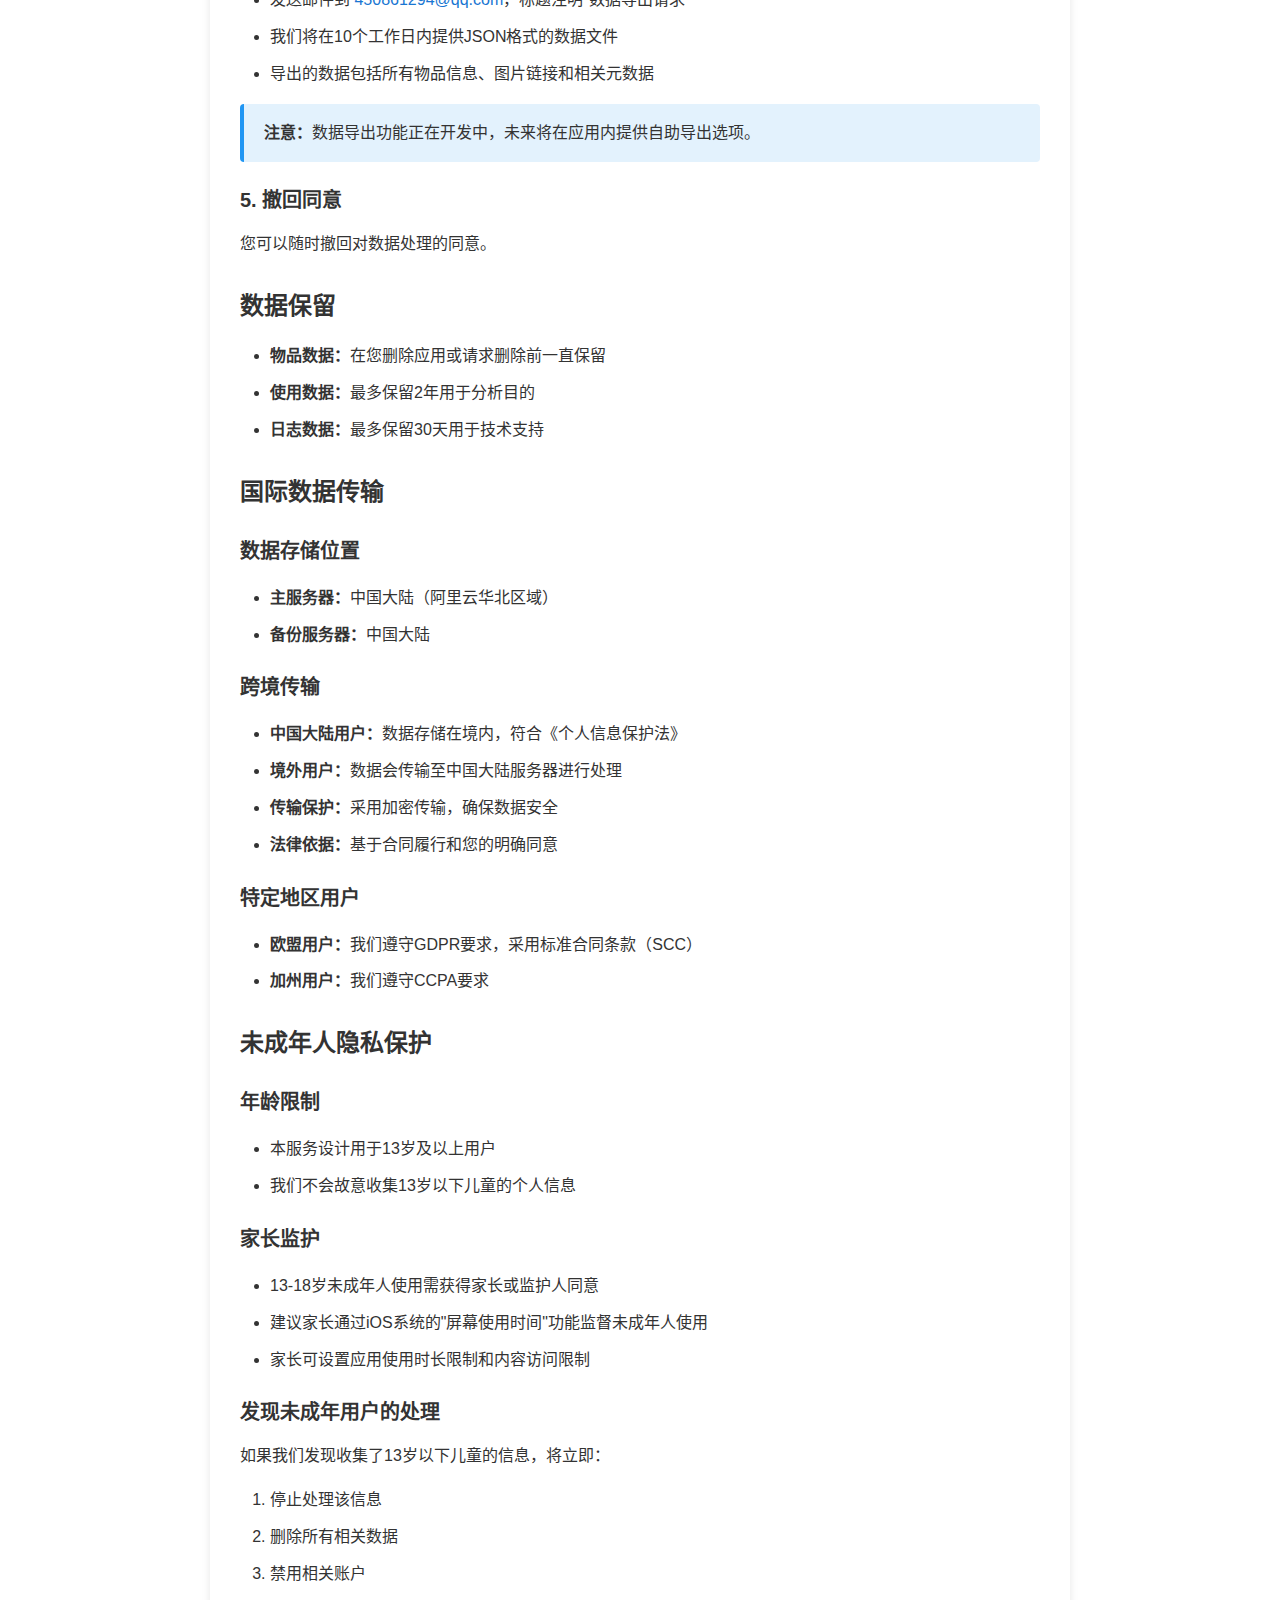
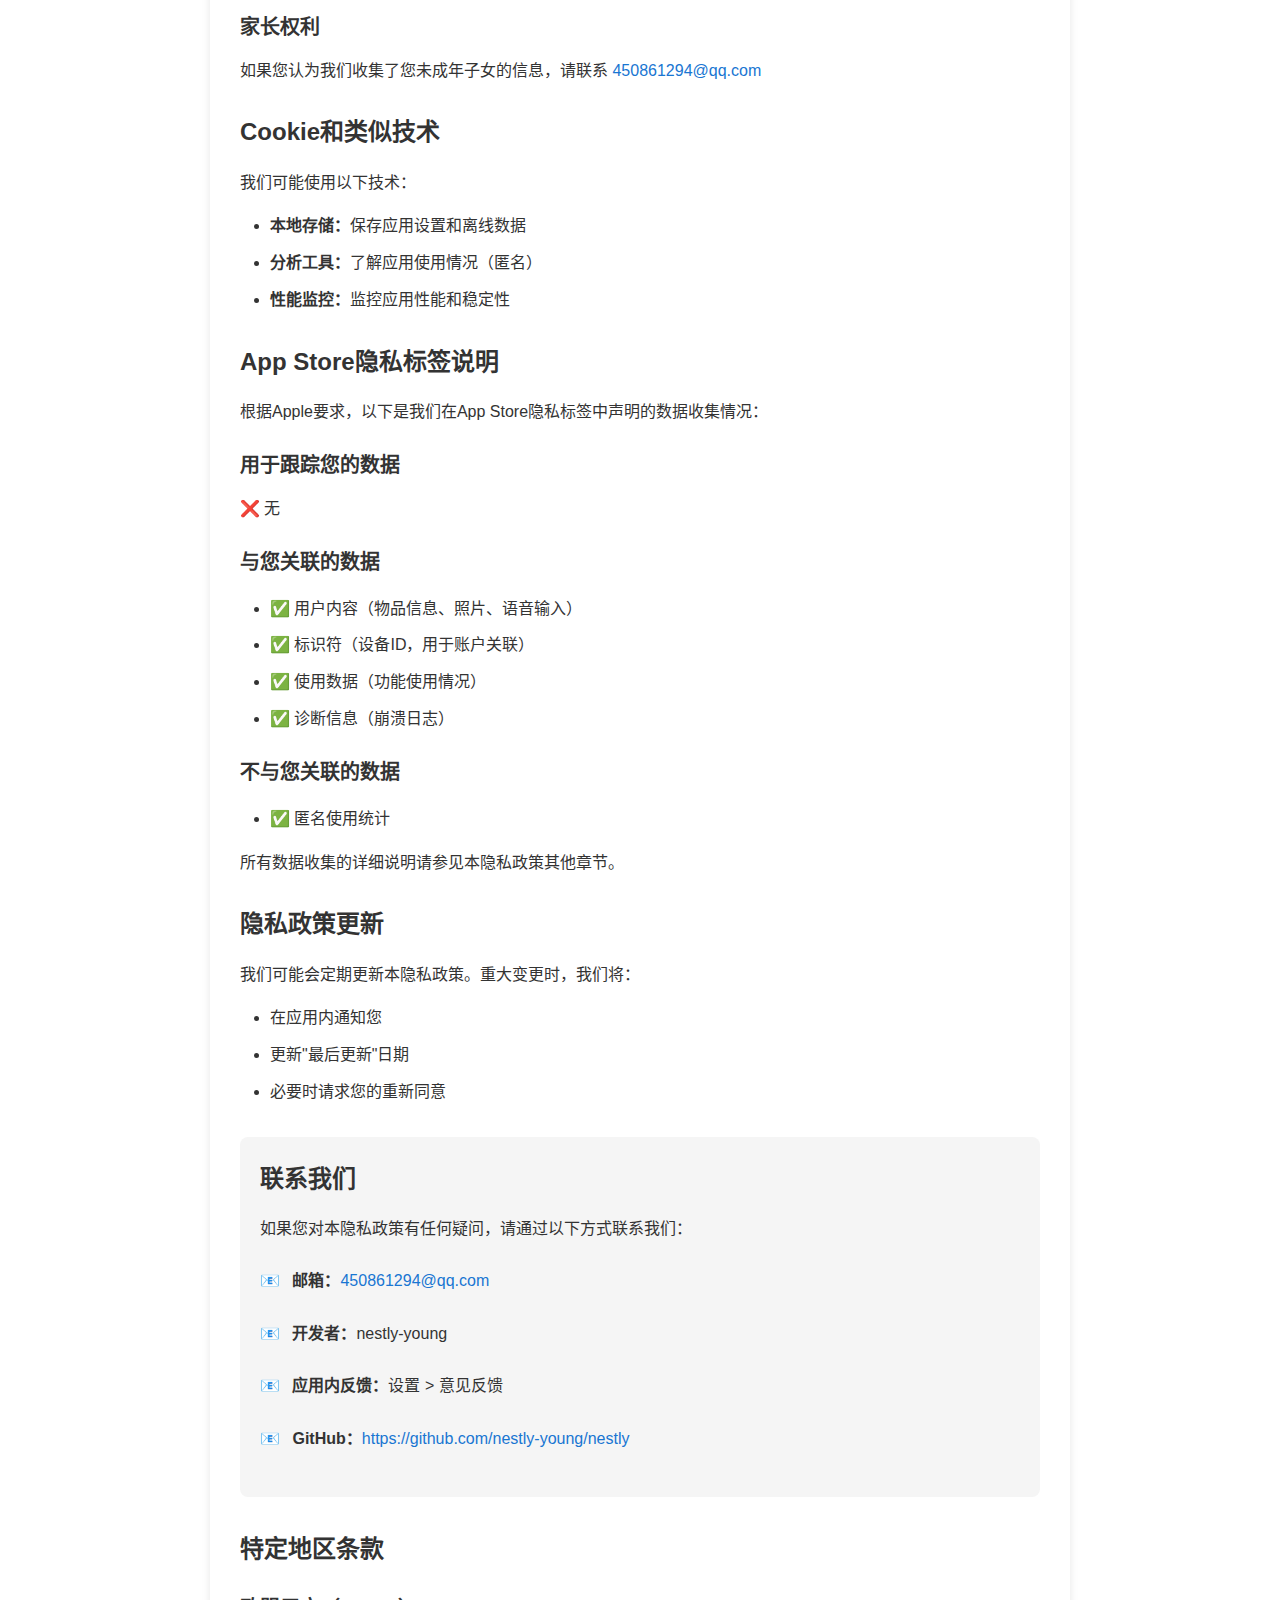
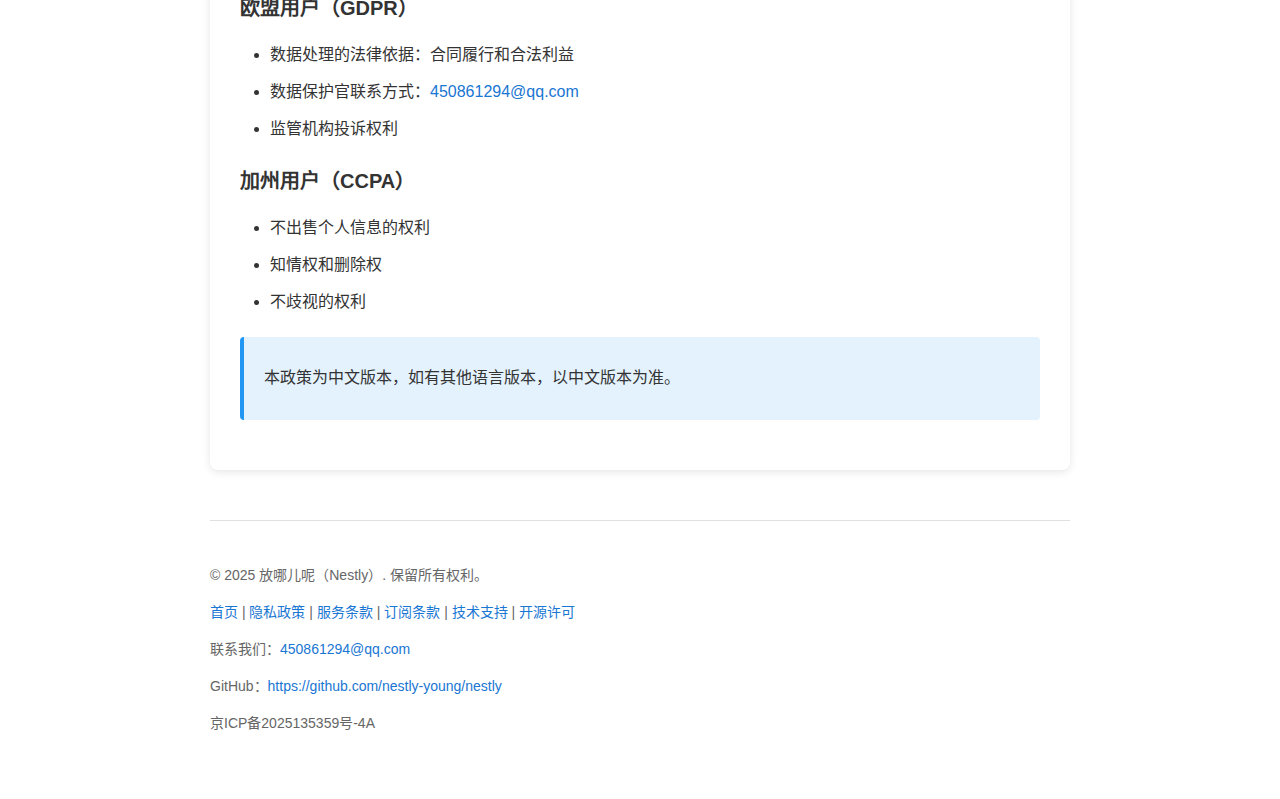
<file: privacy-policy.html>
<!DOCTYPE html>
<html lang="zh-CN">
<head>
  <meta charset="UTF-8">
  <meta name="viewport" content="width=device-width, initial-scale=1.0">
  <meta name="description" content="放哪儿呢（Nestly）隐私政策 - 了解我们如何收集、使用和保护您的个人信息">
  <title>隐私政策 - 放哪儿呢（Nestly）</title>
  <link rel="stylesheet" href="css/style.css">
</head>
<body>
  <header>
    <h1>放哪儿呢（Nestly）隐私政策</h1>
    <div class="meta-info">
      <p><strong>生效日期：</strong>2025年1月1日</p>
      <p><strong>最后更新：</strong>2025年1月29日</p>
    </div>
  </header>

  <nav>
    <a href="index.html">首页</a>
    <a href="privacy-policy.html">隐私政策</a>
    <a href="terms-of-service.html">服务条款</a>
    <a href="subscription-terms.html">订阅条款</a>
    <a href="support.html">技术支持</a>
  </nav>

  <main>
    <section id="overview">
      <h2>概述</h2>
      <p>放哪儿呢（Nestly）（"我们"、"应用"或"服务"）致力于保护您的隐私。本隐私政策说明了我们如何收集、使用、存储和保护您在使用我们的智能物品管理应用时的个人信息。</p>
      <p><strong>应用名称：</strong>放哪儿呢（Nestly）</p>
      <p><strong>开发者：</strong>nestly-young（个人开发者）</p>
      <p><strong>联系邮箱：</strong><a href="mailto:450861294@qq.com">450861294@qq.com</a></p>
    </section>

    <section id="information-collection">
      <h2>我们收集的信息</h2>

      <h3>1. 您主动提供的信息</h3>
      <ul>
        <li><strong>物品信息：</strong>您添加的物品名称、描述、位置、标签和图片</li>
        <li><strong>账户信息：</strong>设备标识符用于数据同步</li>
        <li><strong>反馈信息：</strong>您通过应用内反馈功能提供的信息</li>
      </ul>

      <h3>2. 自动收集的信息</h3>
      <ul>
        <li><strong>设备信息：</strong>设备型号、操作系统版本、应用版本</li>
        <li><strong>设备标识符详细说明：</strong>
          <ul>
            <li>iOS设备：使用IDFV（应用供应商标识符）进行设备识别</li>
            <li>用途：实现多设备数据同步，识别订阅状态</li>
            <li>特点：仅在我们的应用内有效，卸载应用后标识符会改变</li>
            <li>不收集：我们不收集IDFA广告标识符</li>
          </ul>
        </li>
        <li><strong>使用数据：</strong>功能使用频率、错误日志（不包含个人数据）</li>
        <li><strong>性能数据：</strong>应用启动时间、响应时间等技术指标</li>
      </ul>

      <h3>3. 语音和AI处理数据</h3>
      <div class="info-box">
        <p><strong>重要说明：</strong>当您使用语音录入功能时，我们会将语音数据传输到云端进行处理。</p>
      </div>
      <ul>
        <li><strong>语音录入：</strong>当您使用语音录入功能时，录音会被传输到阿里云DashScope进行语音识别</li>
        <li><strong>数据传输：</strong>语音数据通过加密通道（HTTPS/TLS）传输到服务器</li>
        <li><strong>处理方式：</strong>服务器将语音转换为文字后，立即删除语音文件</li>
        <li><strong>数据保留：</strong>语音文件不会被永久存储，转换后的文字保存在您的物品记录中</li>
        <li><strong>AI分析：</strong>文字内容会通过AI进行智能解析，提取物品名称、位置等信息</li>
        <li><strong>模型训练：</strong>您的数据不会被用于训练AI模型</li>
        <li><strong>选择权：</strong>您可以选择使用手动输入代替语音输入</li>
      </ul>

      <h3>4. 照片和相机访问</h3>
      <ul>
        <li><strong>相机权限：</strong>用于拍摄物品照片，所有照片仅存储在您的设备和云端账户中</li>
        <li><strong>照片库访问：</strong>用于选择现有照片作为物品图片</li>
        <li><strong>图片存储服务：</strong>阿里云对象存储OSS（Object Storage Service）</li>
        <li><strong>数据处理：</strong>照片会被压缩后上传到阿里云OSS（如果开启云端同步），仅供您自己访问</li>
        <li><strong>存储位置：</strong>中国大陆华北区域</li>
        <li><strong>访问控制：</strong>照片URL包含安全签名，仅您本人可访问</li>
        <li><strong>第三方访问：</strong>我们不会与第三方共享您的照片</li>
        <li><strong>权限控制：</strong>您可以随时在系统设置中撤销权限，但会影响图片相关功能</li>
      </ul>
    </section>

    <section id="third-party-services">
      <h2>第三方服务详细说明</h2>
      <p>我们使用以下第三方服务提供功能，这些服务可能会收集和处理您的信息：</p>

      <h3>1. AI语音和文本处理</h3>
      <ul>
        <li><strong>服务提供商：</strong>阿里云 DashScope</li>
        <li><strong>用途：</strong>语音转文字、智能物品描述解析、语义搜索</li>
        <li><strong>数据传输：</strong>您的语音录音和物品描述会传输到阿里云服务器进行AI处理</li>
        <li><strong>服务器位置：</strong>中国大陆（华北区域）</li>
        <li><strong>数据保留：</strong>处理完成后立即删除，不用于AI模型训练</li>
        <li><strong>隐私政策：</strong><a href="https://help.aliyun.com/document_detail/163482.html" target="_blank">阿里云隐私权政策</a></li>
      </ul>

      <h3>2. 云端数据同步和存储</h3>
      <ul>
        <li><strong>数据库服务：</strong>阿里云RDS PostgreSQL</li>
        <li><strong>用途：</strong>存储您的物品数据并实现跨设备同步</li>
        <li><strong>数据加密：</strong>传输使用TLS加密，存储使用AES-256加密</li>
        <li><strong>服务器位置：</strong>中国大陆华北区域</li>
        <li><strong>数据备份：</strong>自动每日备份，保留7天</li>
      </ul>

      <ul>
        <li><strong>图片存储服务：</strong>阿里云对象存储OSS</li>
        <li><strong>用途：</strong>存储和同步物品照片</li>
        <li><strong>访问控制：</strong>使用签名URL，确保只有您可以访问照片</li>
        <li><strong>服务器位置：</strong>中国大陆华北区域</li>
      </ul>

      <h3>3. 订阅管理服务</h3>
      <ul>
        <li><strong>服务提供商：</strong>RevenueCat</li>
        <li><strong>用途：</strong>管理应用内购买和订阅状态</li>
        <li><strong>收集信息：</strong>匿名设备标识符、订阅状态、购买记录</li>
        <li><strong>隐私政策：</strong><a href="https://www.revenuecat.com/privacy" target="_blank">RevenueCat隐私政策</a></li>
      </ul>

      <h3>4. 支付处理</h3>
      <ul>
        <li><strong>服务提供商：</strong>App Store（Apple）</li>
        <li><strong>用途：</strong>处理订阅付款</li>
        <li><strong>说明：</strong>我们不会收集或存储您的支付信息，所有支付信息由Apple处理</li>
      </ul>
    </section>

    <section id="information-usage">
      <h2>信息使用方式</h2>
      <p>我们使用收集的信息用于：</p>

      <h3>1. 提供核心服务</h3>
      <ul>
        <li>存储和同步您的物品数据</li>
        <li>提供搜索和管理功能</li>
        <li>实现跨设备数据同步</li>
      </ul>

      <h3>2. 改进服务质量</h3>
      <ul>
        <li>分析应用使用模式以优化用户体验</li>
        <li>识别和修复技术问题</li>
        <li>开发新功能和改进现有功能</li>
      </ul>

      <h3>3. 技术支持</h3>
      <ul>
        <li>响应您的技术支持请求</li>
        <li>提供应用使用指导</li>
        <li>解决账户相关问题</li>
      </ul>
    </section>

    <section id="information-sharing">
      <h2>信息共享</h2>
      <p>我们承诺：</p>

      <h3>不会出售您的个人信息</h3>
      <p>我们绝不会将您的个人信息出售给第三方。</p>

      <h3>有限的第三方服务</h3>
      <p>我们仅与以下必要的第三方服务提供商共享数据，用于提供核心功能：</p>
      <ul>
        <li><strong>数据库存储：</strong>阿里云RDS PostgreSQL，用于存储物品数据并实现多设备同步（数据经过加密）</li>
        <li><strong>图片存储：</strong>阿里云OSS对象存储，用于存储物品照片（使用签名URL访问控制）</li>
        <li><strong>AI处理服务：</strong>阿里云DashScope，用于语音识别和智能文本解析</li>
        <li><strong>订阅管理：</strong>RevenueCat，用于管理订阅状态（仅传输匿名设备标识符）</li>
        <li><strong>支付处理：</strong>App Store处理订阅付款（我们不接触支付信息）</li>
      </ul>
      <p><strong>数据最小化原则：</strong>我们仅向第三方服务传输提供功能所必需的最少数据。</p>

      <h3>法律要求</h3>
      <p>在以下情况下，我们可能需要披露信息：</p>
      <ul>
        <li>遵守法律法规要求</li>
        <li>保护我们的合法权益</li>
        <li>防止违法行为</li>
      </ul>
    </section>

    <section id="data-security">
      <h2>数据安全</h2>

      <h3>1. 加密保护</h3>
      <ul>
        <li><strong>传输加密：</strong>所有网络传输使用HTTPS/TLS 1.3加密</li>
        <li><strong>存储加密：</strong>本地数据使用AES-256加密</li>
        <li><strong>密钥管理：</strong>采用行业标准密钥管理方案</li>
      </ul>

      <h3>2. 访问控制</h3>
      <ul>
        <li>严格限制开发者访问权限</li>
        <li>定期安全审计</li>
        <li>使用多因素身份验证</li>
      </ul>

      <h3>3. 数据备份</h3>
      <ul>
        <li>定期数据备份确保数据不丢失</li>
        <li>备份数据同样经过加密保护</li>
      </ul>
    </section>

    <section id="your-rights">
      <h2>您的权利</h2>
      <p>根据适用法律，您享有以下权利：</p>

      <h3>1. 访问权</h3>
      <p>您可以请求查看我们持有的关于您的个人信息。</p>

      <h3>2. 更正权</h3>
      <p>您可以请求更正不准确或不完整的个人信息。</p>

      <h3>3. 删除权（账户和数据删除）</h3>
      <div class="warning-box">
        <p><strong>重要：</strong>删除数据后无法恢复，请谨慎操作。</p>
      </div>
      <p>您可以通过以下方式删除数据：</p>

      <h4>删除单个物品</h4>
      <p>在应用内长按物品 > 选择删除</p>

      <h4>删除所有本地数据</h4>
      <p>设置 > 数据管理 > 清除本地数据</p>

      <h4>删除云端数据和账户</h4>
      <ol>
        <li>打开设置 > 账户管理 > 删除账户</li>
        <li>或发送邮件到 <a href="mailto:450861294@qq.com">450861294@qq.com</a>，标题注明"数据删除请求"</li>
        <li>我们将在5个工作日内删除您的所有数据</li>
        <li>删除后无法恢复，请谨慎操作</li>
      </ol>

      <h4>删除后的影响</h4>
      <ul>
        <li>所有物品数据将被永久删除</li>
        <li>订阅不会自动取消（需单独在App Store取消）</li>
        <li>已付费用按照退款政策处理</li>
      </ul>

      <h3>4. 数据可携权</h3>
      <p>您可以通过以下方式请求导出您的数据：</p>
      <ul>
        <li>发送邮件到 <a href="mailto:450861294@qq.com">450861294@qq.com</a>，标题注明"数据导出请求"</li>
        <li>我们将在10个工作日内提供JSON格式的数据文件</li>
        <li>导出的数据包括所有物品信息、图片链接和相关元数据</li>
      </ul>
      <p class="info-box" style="margin-top: 10px;"><strong>注意：</strong>数据导出功能正在开发中，未来将在应用内提供自助导出选项。</p>

      <h3>5. 撤回同意</h3>
      <p>您可以随时撤回对数据处理的同意。</p>
    </section>

    <section id="data-retention">
      <h2>数据保留</h2>
      <ul>
        <li><strong>物品数据：</strong>在您删除应用或请求删除前一直保留</li>
        <li><strong>使用数据：</strong>最多保留2年用于分析目的</li>
        <li><strong>日志数据：</strong>最多保留30天用于技术支持</li>
      </ul>
    </section>

    <section id="international-transfer">
      <h2>国际数据传输</h2>

      <h3>数据存储位置</h3>
      <ul>
        <li><strong>主服务器：</strong>中国大陆（阿里云华北区域）</li>
        <li><strong>备份服务器：</strong>中国大陆</li>
      </ul>

      <h3>跨境传输</h3>
      <ul>
        <li><strong>中国大陆用户：</strong>数据存储在境内，符合《个人信息保护法》</li>
        <li><strong>境外用户：</strong>数据会传输至中国大陆服务器进行处理</li>
        <li><strong>传输保护：</strong>采用加密传输，确保数据安全</li>
        <li><strong>法律依据：</strong>基于合同履行和您的明确同意</li>
      </ul>

      <h3>特定地区用户</h3>
      <ul>
        <li><strong>欧盟用户：</strong>我们遵守GDPR要求，采用标准合同条款（SCC）</li>
        <li><strong>加州用户：</strong>我们遵守CCPA要求</li>
      </ul>
    </section>

    <section id="children-privacy">
      <h2>未成年人隐私保护</h2>

      <h3>年龄限制</h3>
      <ul>
        <li>本服务设计用于13岁及以上用户</li>
        <li>我们不会故意收集13岁以下儿童的个人信息</li>
      </ul>

      <h3>家长监护</h3>
      <ul>
        <li>13-18岁未成年人使用需获得家长或监护人同意</li>
        <li>建议家长通过iOS系统的"屏幕使用时间"功能监督未成年人使用</li>
        <li>家长可设置应用使用时长限制和内容访问限制</li>
      </ul>

      <h3>发现未成年用户的处理</h3>
      <p>如果我们发现收集了13岁以下儿童的信息，将立即：</p>
      <ol>
        <li>停止处理该信息</li>
        <li>删除所有相关数据</li>
        <li>禁用相关账户</li>
      </ol>

      <h3>家长权利</h3>
      <p>如果您认为我们收集了您未成年子女的信息，请联系 <a href="mailto:450861294@qq.com">450861294@qq.com</a></p>
    </section>

    <section id="cookies">
      <h2>Cookie和类似技术</h2>
      <p>我们可能使用以下技术：</p>
      <ul>
        <li><strong>本地存储：</strong>保存应用设置和离线数据</li>
        <li><strong>分析工具：</strong>了解应用使用情况（匿名）</li>
        <li><strong>性能监控：</strong>监控应用性能和稳定性</li>
      </ul>
    </section>

    <section id="app-store-privacy">
      <h2>App Store隐私标签说明</h2>
      <p>根据Apple要求，以下是我们在App Store隐私标签中声明的数据收集情况：</p>

      <h3>用于跟踪您的数据</h3>
      <p>❌ 无</p>

      <h3>与您关联的数据</h3>
      <ul>
        <li>✅ 用户内容（物品信息、照片、语音输入）</li>
        <li>✅ 标识符（设备ID，用于账户关联）</li>
        <li>✅ 使用数据（功能使用情况）</li>
        <li>✅ 诊断信息（崩溃日志）</li>
      </ul>

      <h3>不与您关联的数据</h3>
      <ul>
        <li>✅ 匿名使用统计</li>
      </ul>

      <p>所有数据收集的详细说明请参见本隐私政策其他章节。</p>
    </section>

    <section id="policy-updates">
      <h2>隐私政策更新</h2>
      <p>我们可能会定期更新本隐私政策。重大变更时，我们将：</p>
      <ul>
        <li>在应用内通知您</li>
        <li>更新"最后更新"日期</li>
        <li>必要时请求您的重新同意</li>
      </ul>
    </section>

    <section id="contact" class="contact-info">
      <h2>联系我们</h2>
      <p>如果您对本隐私政策有任何疑问，请通过以下方式联系我们：</p>
      <ul>
        <li><strong>邮箱：</strong><a href="mailto:450861294@qq.com">450861294@qq.com</a></li>
        <li><strong>开发者：</strong>nestly-young</li>
        <li><strong>应用内反馈：</strong>设置 > 意见反馈</li>
        <li><strong>GitHub：</strong><a href="https://github.com/nestly-young/nestly" target="_blank">https://github.com/nestly-young/nestly</a></li>
      </ul>
    </section>

    <section id="regional-terms">
      <h2>特定地区条款</h2>

      <h3>欧盟用户（GDPR）</h3>
      <ul>
        <li>数据处理的法律依据：合同履行和合法利益</li>
        <li>数据保护官联系方式：<a href="mailto:450861294@qq.com">450861294@qq.com</a></li>
        <li>监管机构投诉权利</li>
      </ul>

      <h3>加州用户（CCPA）</h3>
      <ul>
        <li>不出售个人信息的权利</li>
        <li>知情权和删除权</li>
        <li>不歧视的权利</li>
      </ul>
    </section>

    <div class="info-box">
      <p>本政策为中文版本，如有其他语言版本，以中文版本为准。</p>
    </div>
  </main>

  <footer>
    <p>&copy; 2025 放哪儿呢（Nestly）. 保留所有权利。</p>
    <p>
      <a href="index.html">首页</a> |
      <a href="privacy-policy.html">隐私政策</a> |
      <a href="terms-of-service.html">服务条款</a> |
      <a href="subscription-terms.html">订阅条款</a> |
      <a href="support.html">技术支持</a> |
      <a href="open-source-licenses.html">开源许可</a>
    </p>
    <p>联系我们：<a href="mailto:450861294@qq.com">450861294@qq.com</a></p>
    <p>GitHub：<a href="https://github.com/nestly-young/nestly" target="_blank">https://github.com/nestly-young/nestly</a></p>
    <p>京ICP备2025135359号-4A</p>
  </footer>
</body>
</html>
</file>
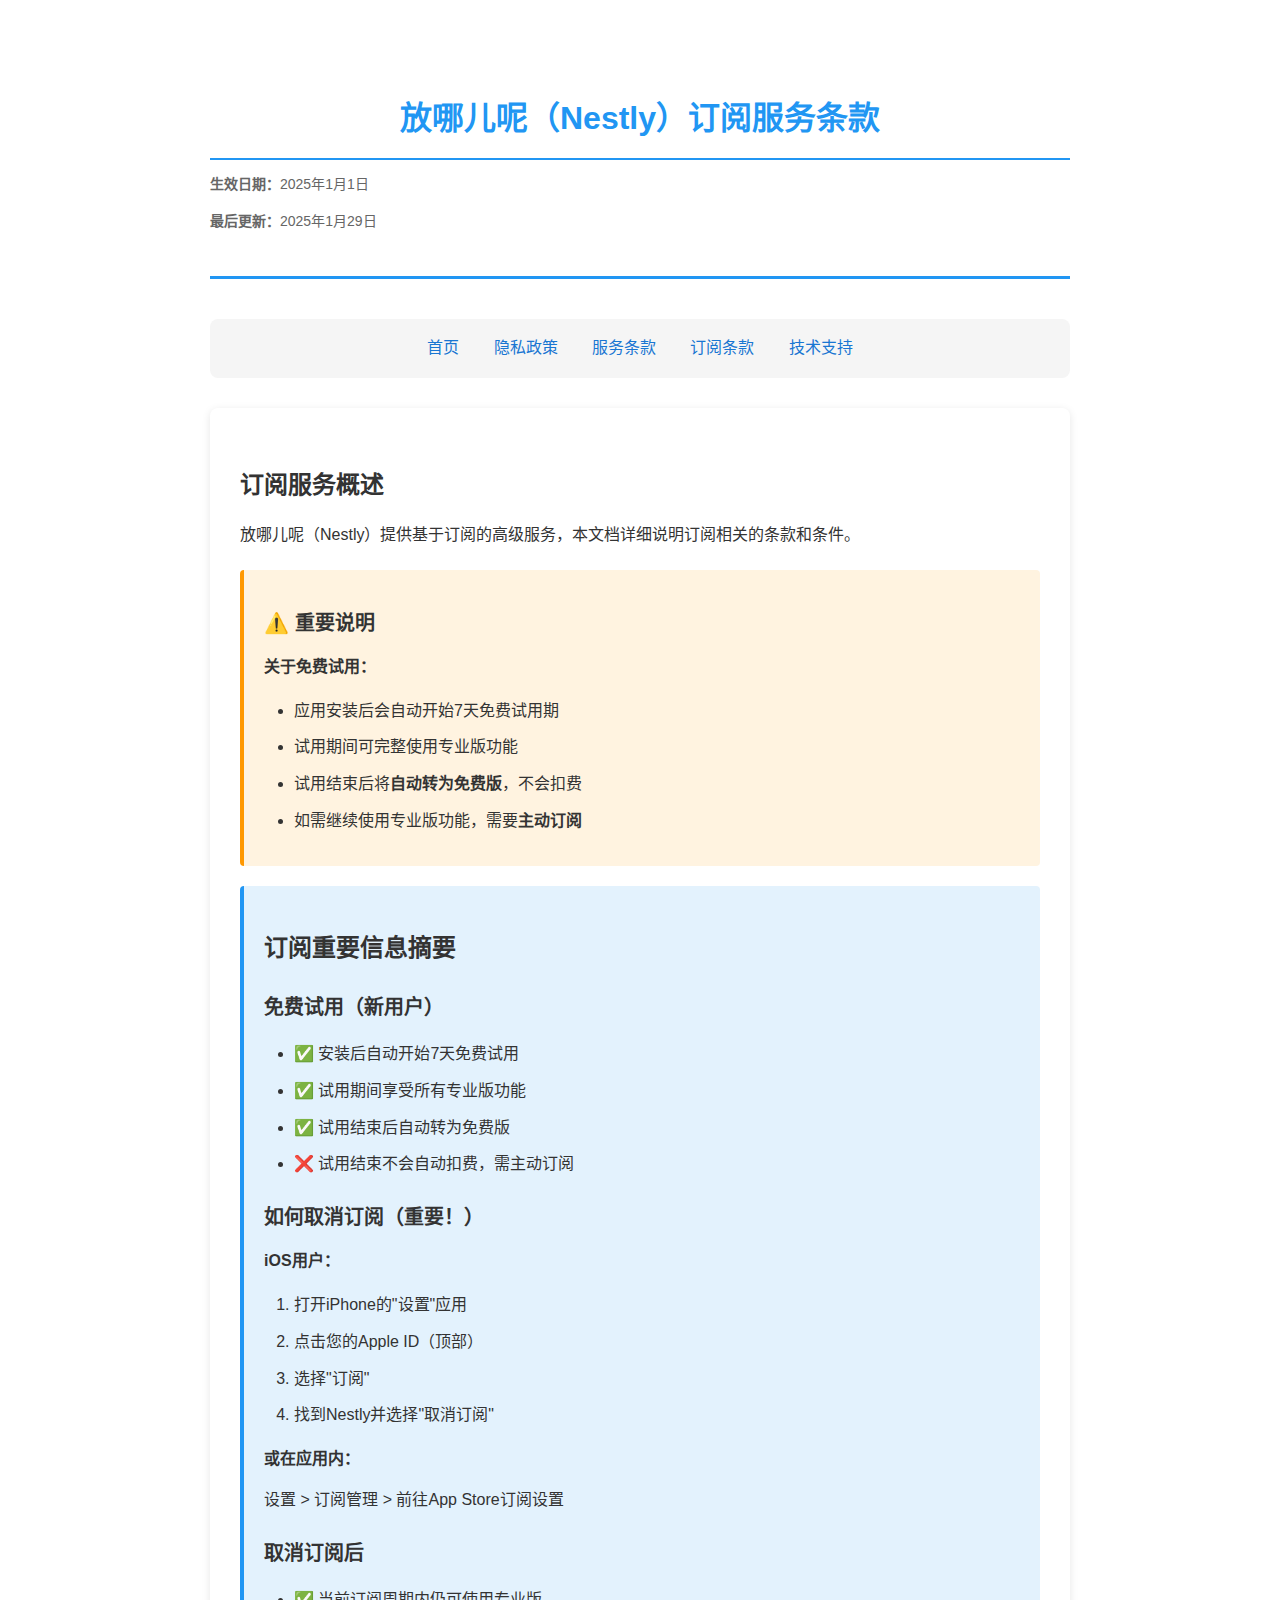
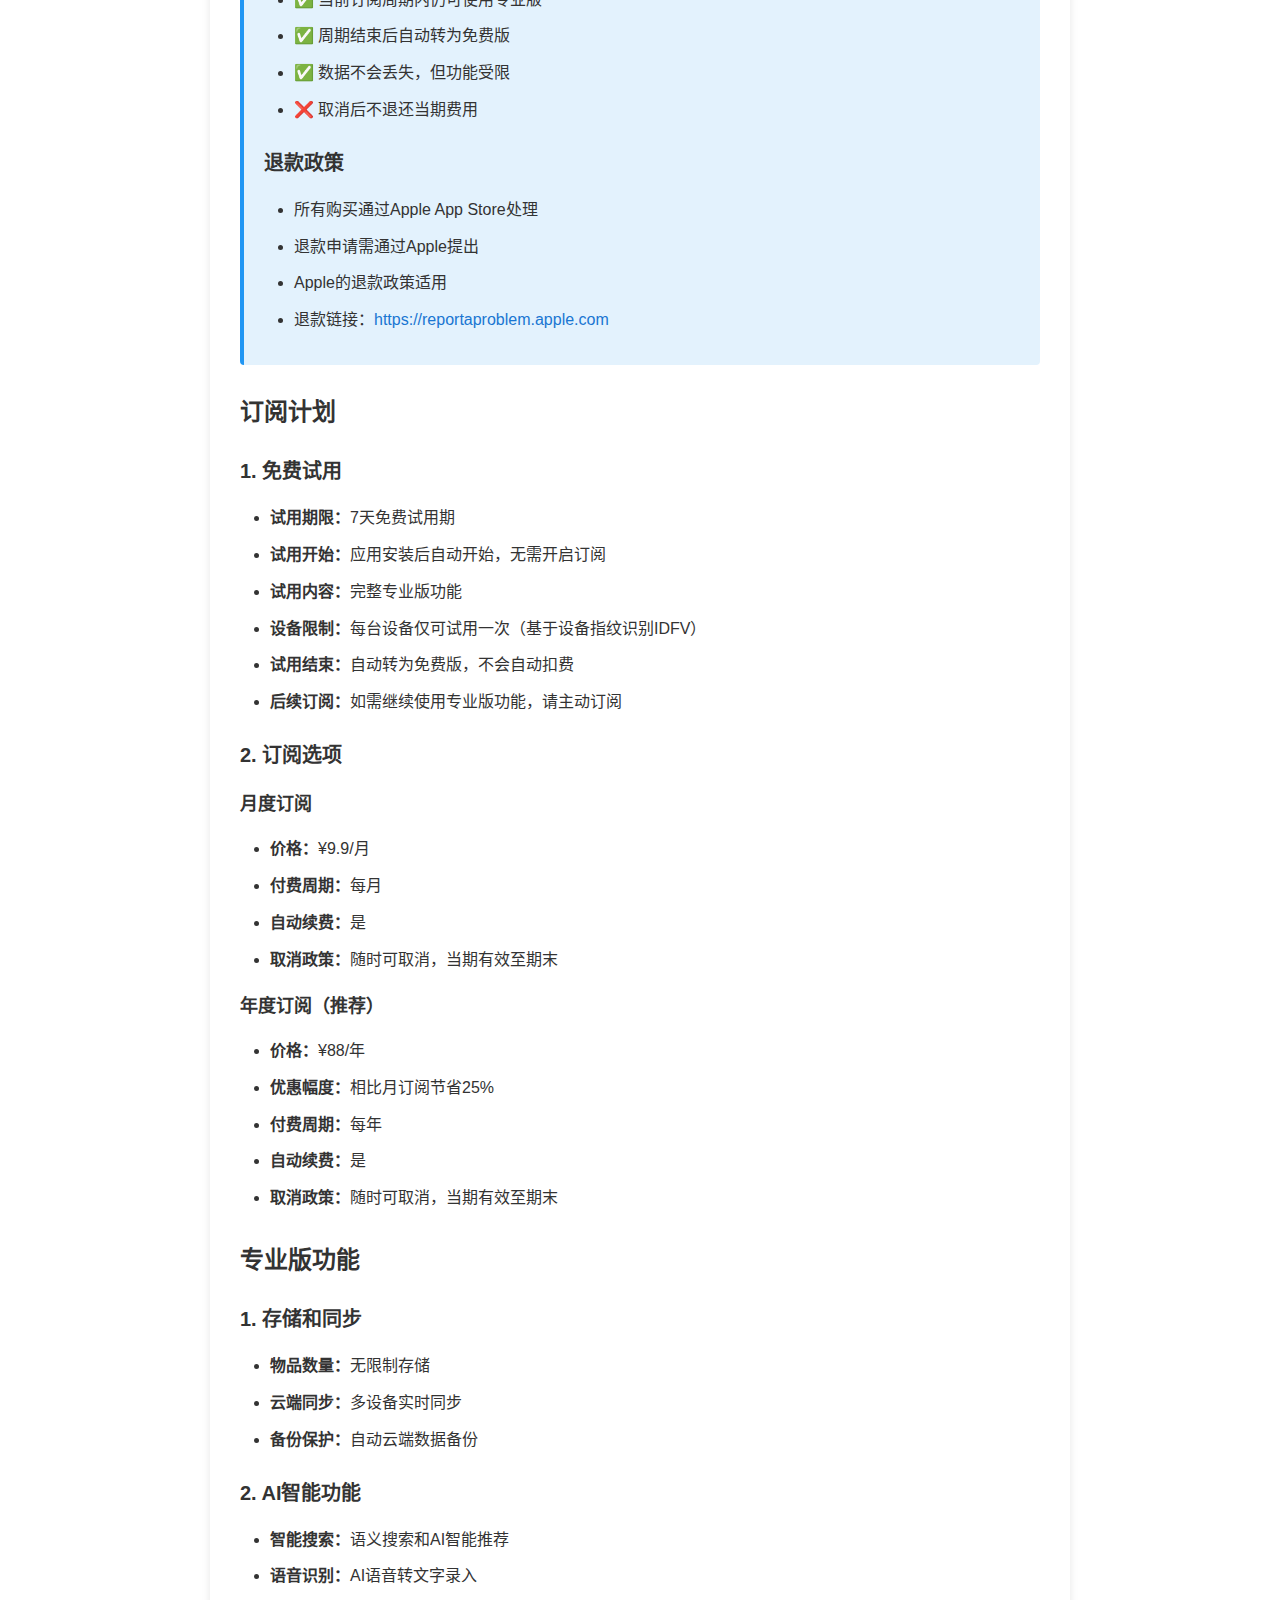
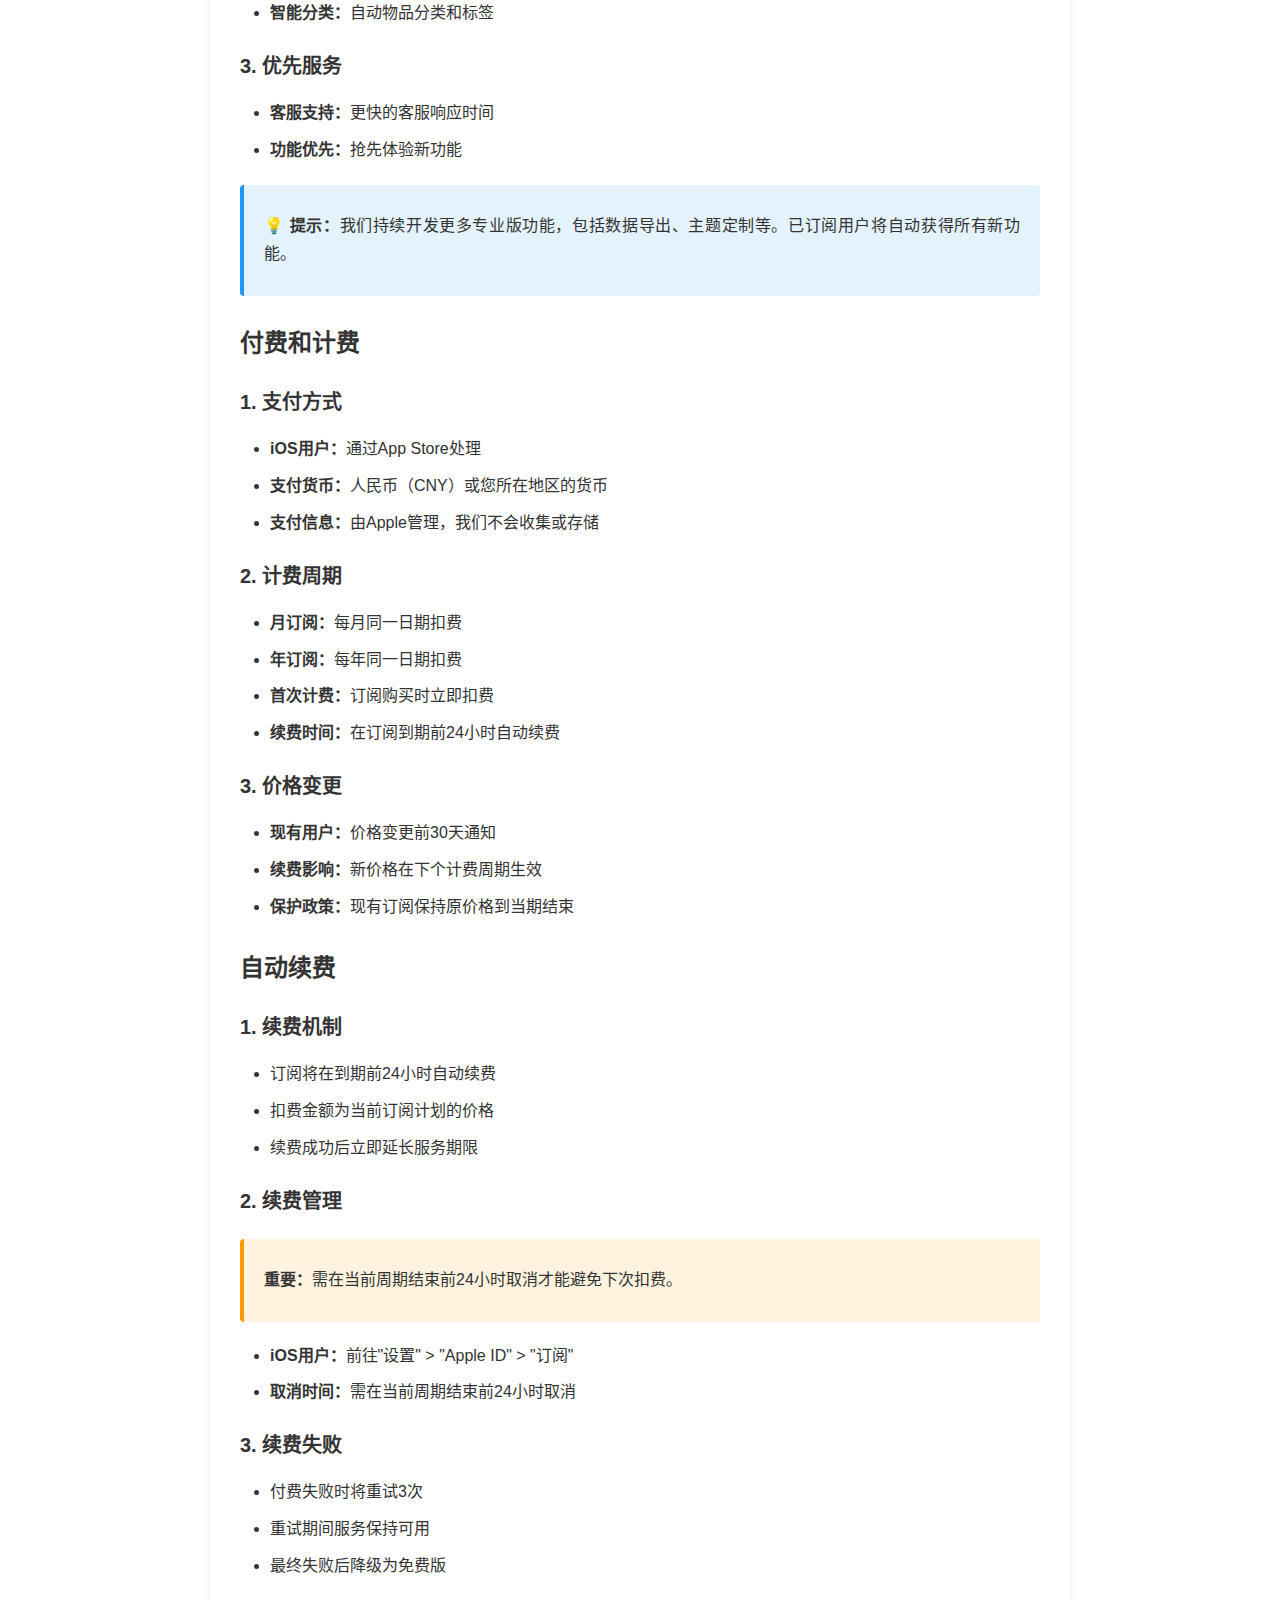
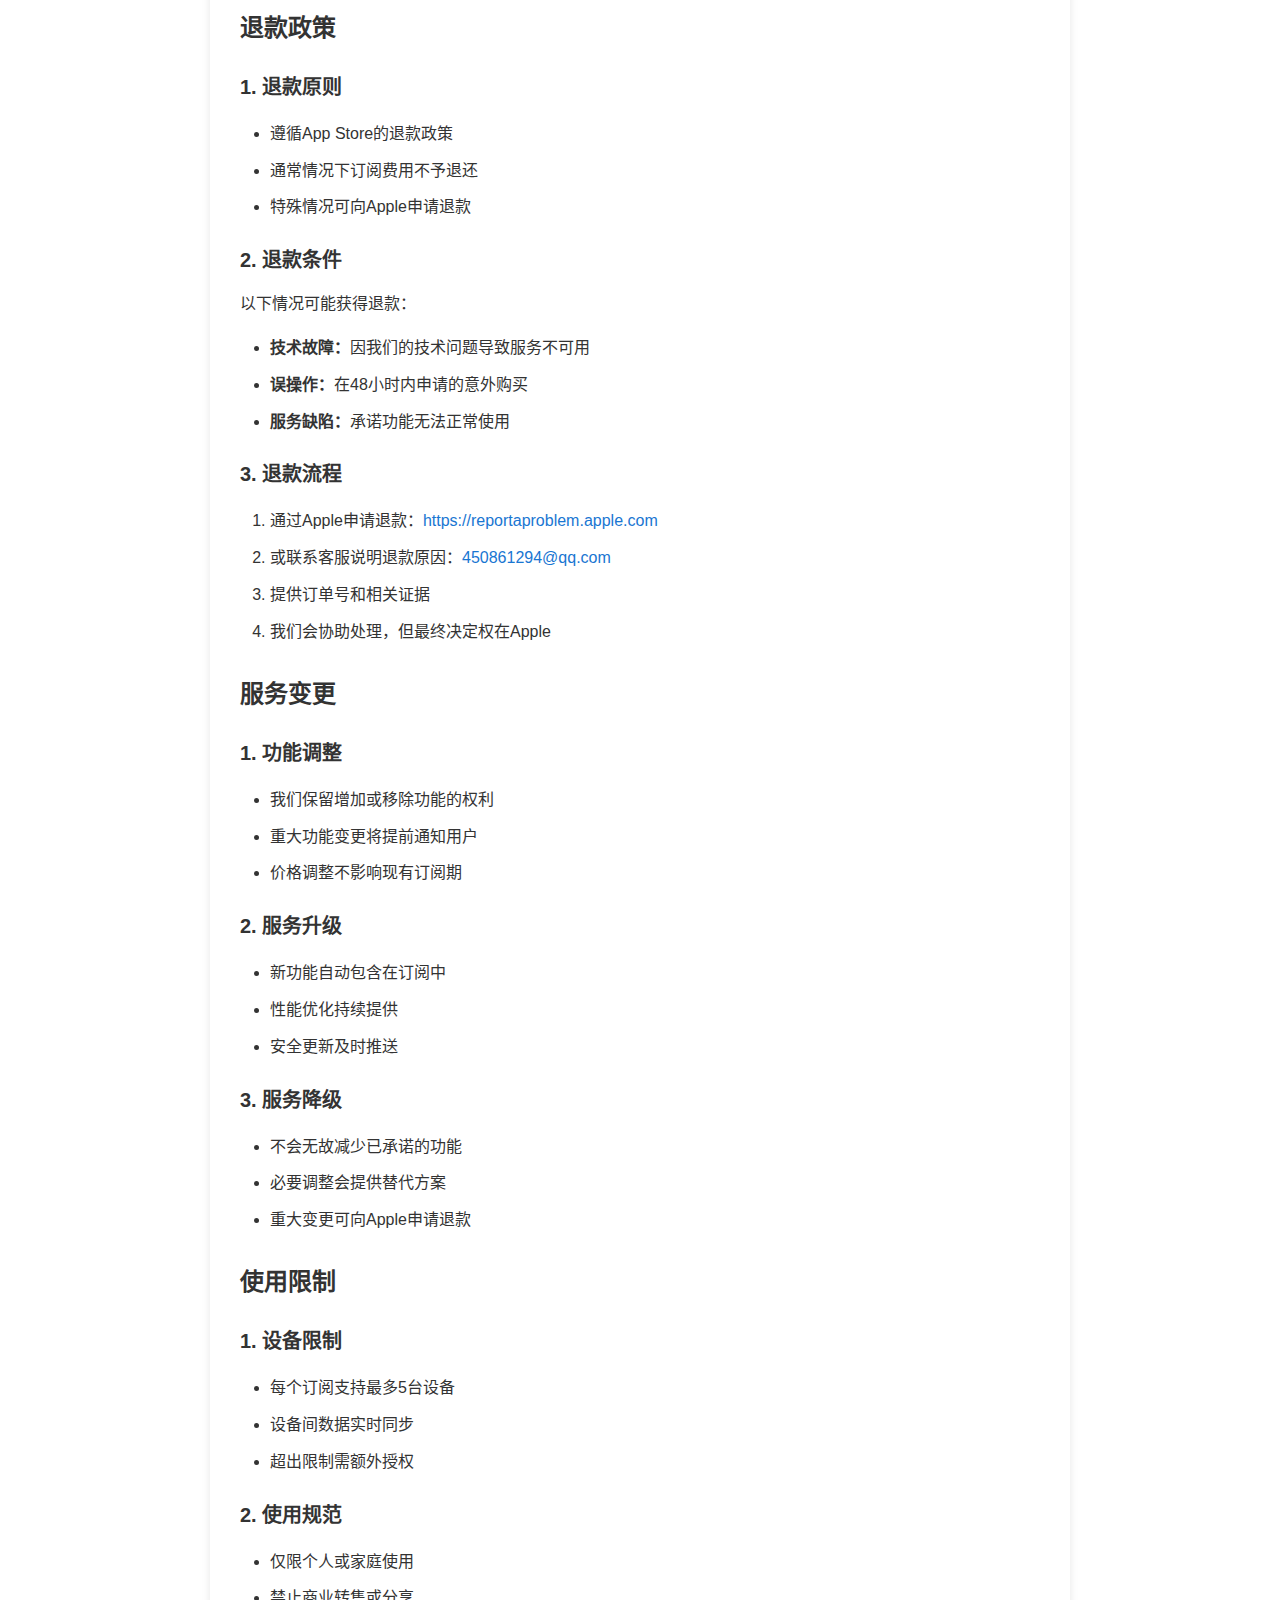
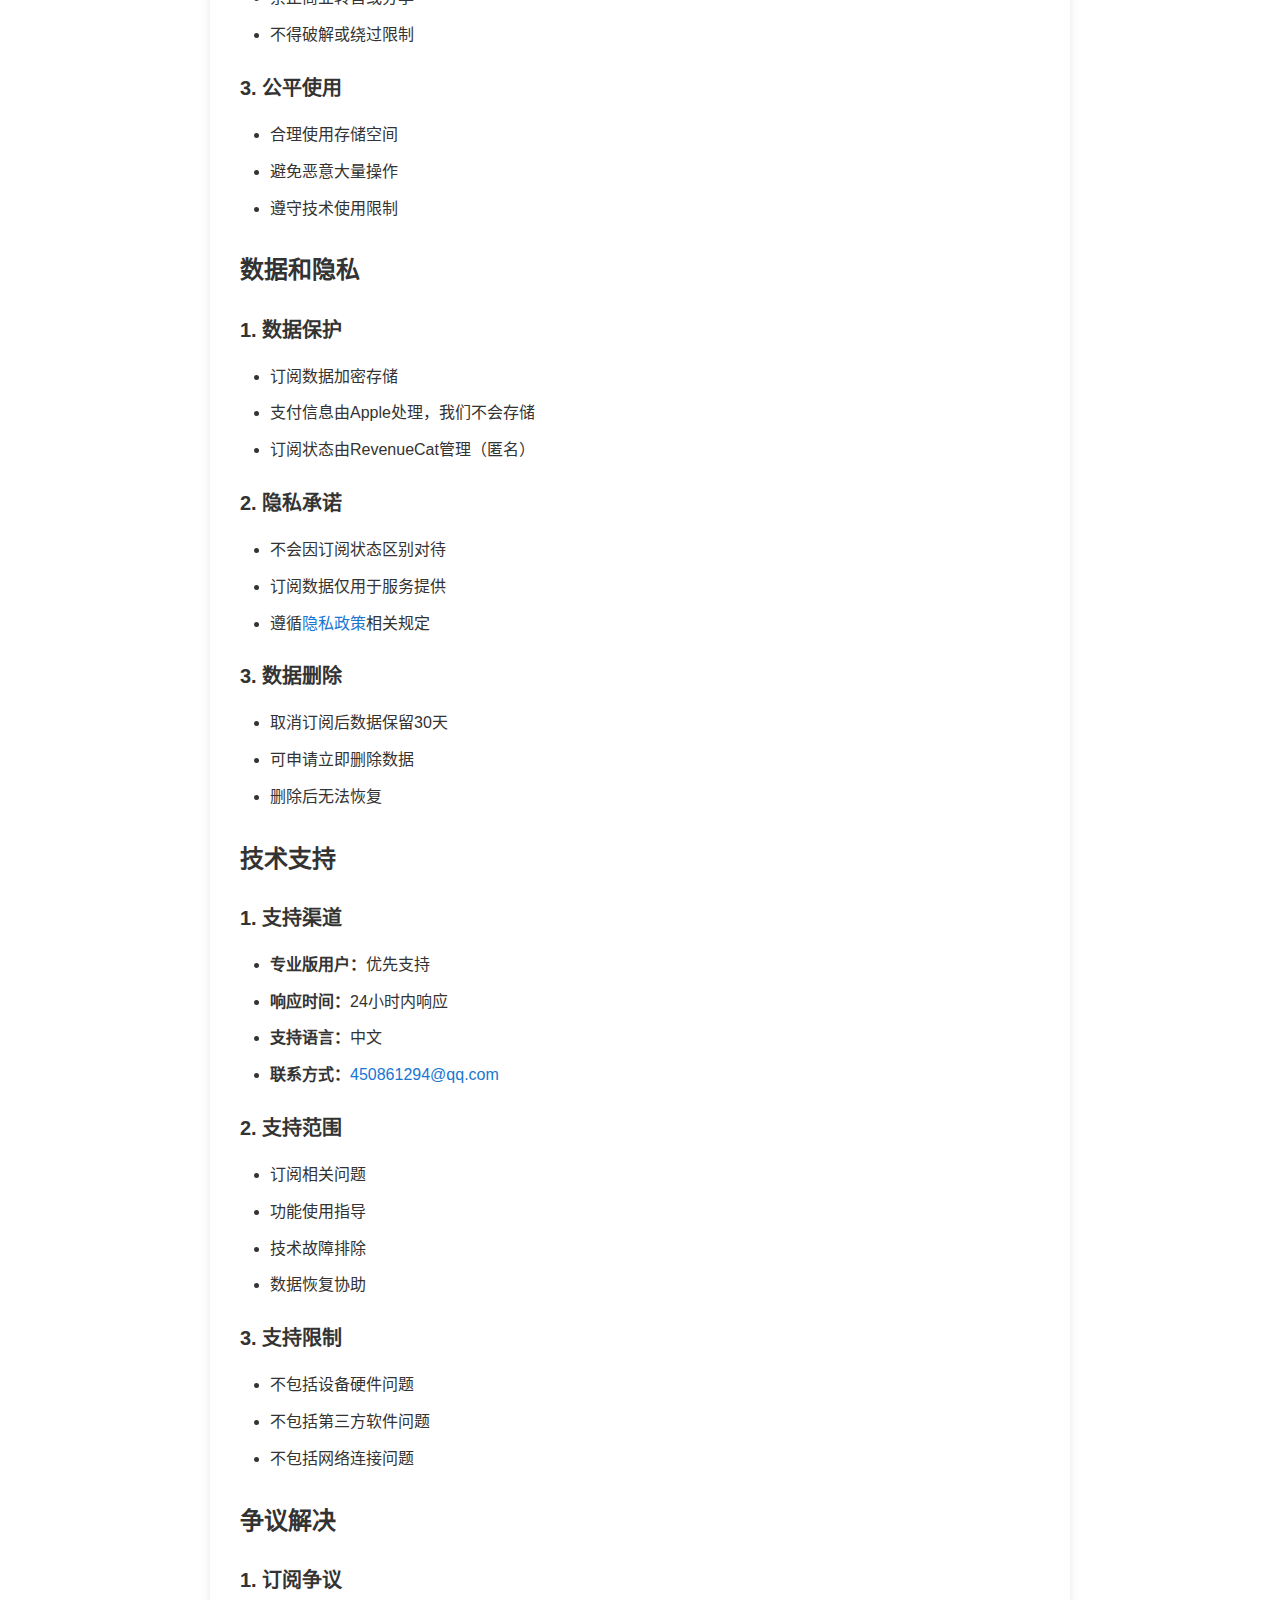
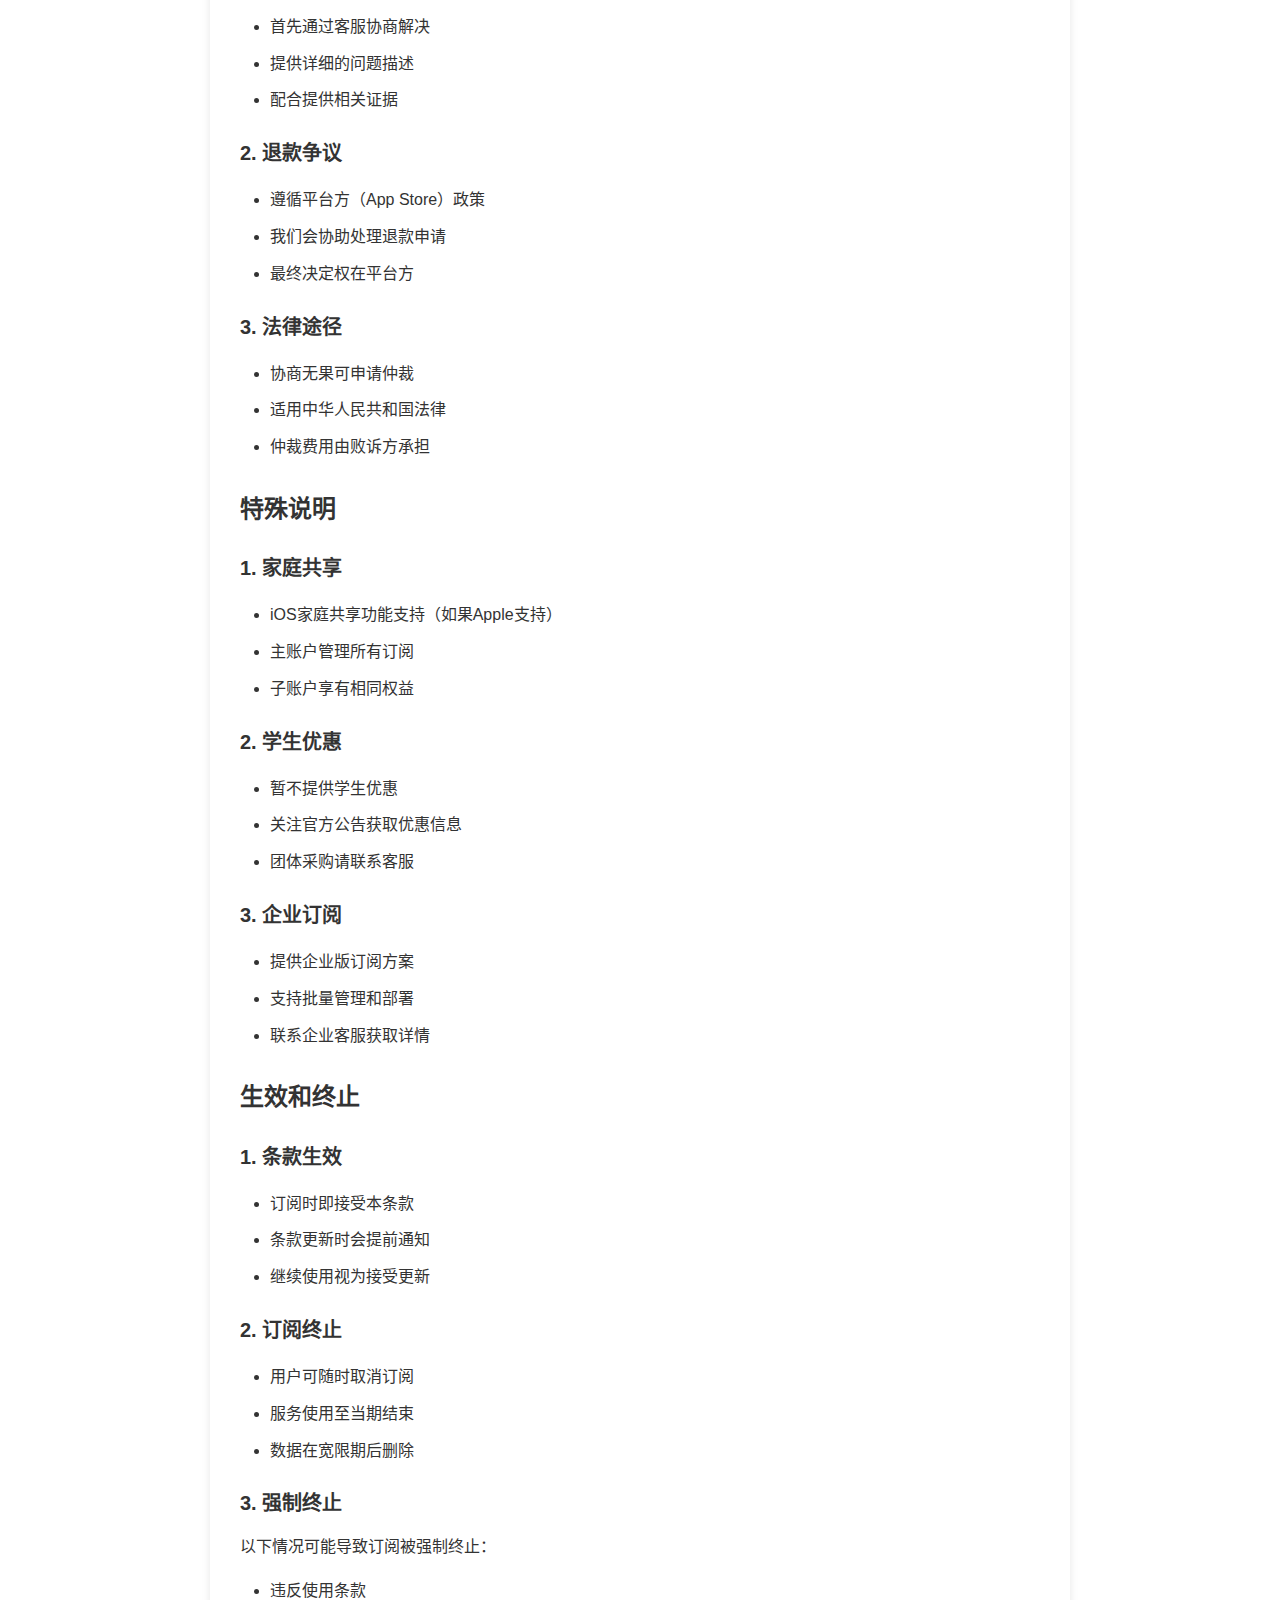
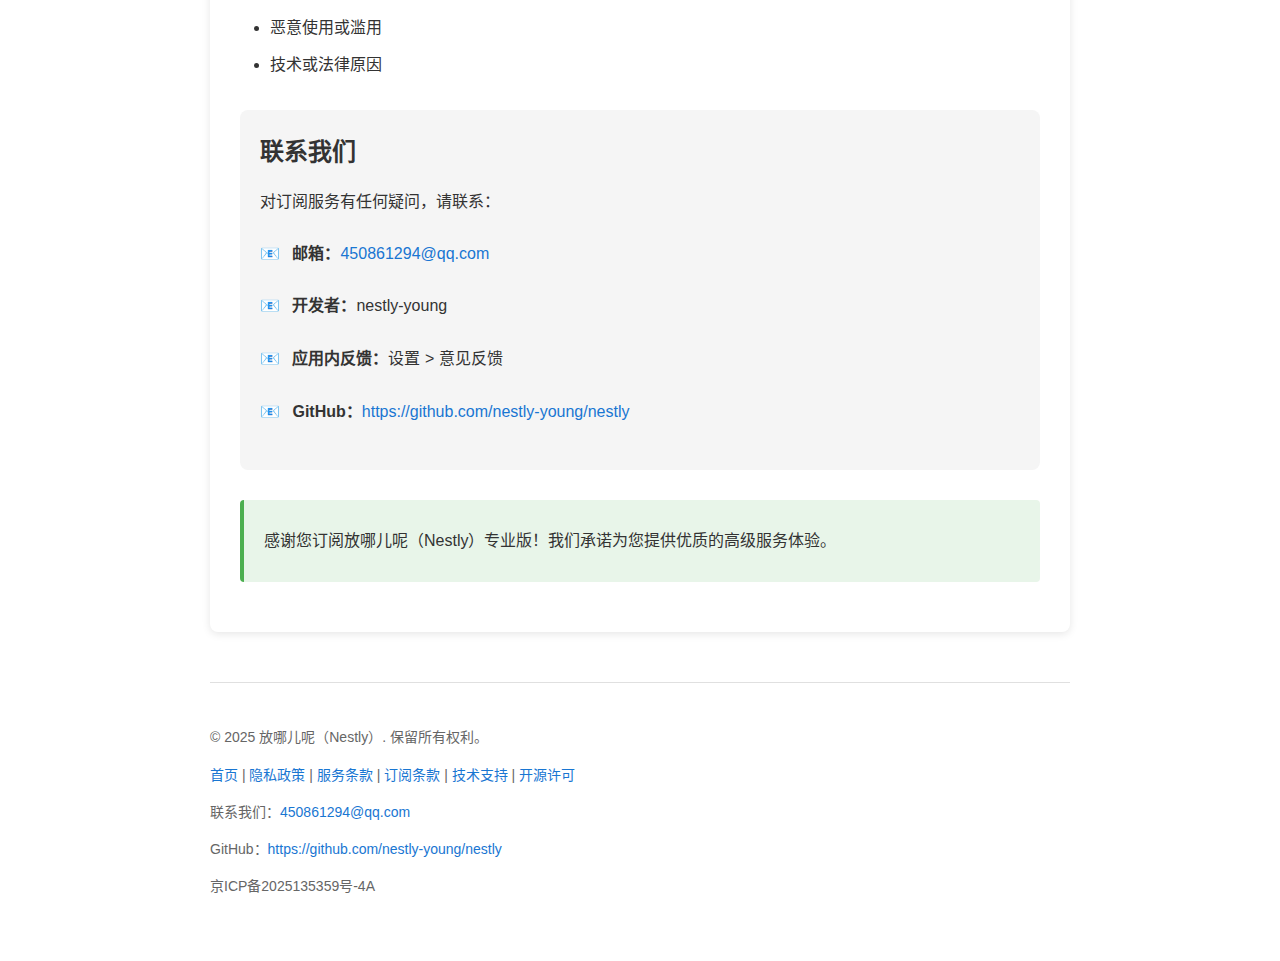
<file: subscription-terms.html>
<!DOCTYPE html>
<html lang="zh-CN">
<head>
  <meta charset="UTF-8">
  <meta name="viewport" content="width=device-width, initial-scale=1.0">
  <meta name="description" content="放哪儿呢（Nestly）订阅服务条款 - 了解订阅计划、定价和管理方式">
  <title>订阅服务条款 - 放哪儿呢（Nestly）</title>
  <link rel="stylesheet" href="css/style.css">
</head>
<body>
  <header>
    <h1>放哪儿呢（Nestly）订阅服务条款</h1>
    <div class="meta-info">
      <p><strong>生效日期：</strong>2025年1月1日</p>
      <p><strong>最后更新：</strong>2025年1月29日</p>
    </div>
  </header>

  <nav>
    <a href="index.html">首页</a>
    <a href="privacy-policy.html">隐私政策</a>
    <a href="terms-of-service.html">服务条款</a>
    <a href="subscription-terms.html">订阅条款</a>
    <a href="support.html">技术支持</a>
  </nav>

  <main>
    <section id="overview">
      <h2>订阅服务概述</h2>
      <p>放哪儿呢（Nestly）提供基于订阅的高级服务，本文档详细说明订阅相关的条款和条件。</p>

      <div class="warning-box" style="margin-top: 20px;">
        <h3>⚠️ 重要说明</h3>
        <p><strong>关于免费试用：</strong></p>
        <ul>
          <li>应用安装后会自动开始7天免费试用期</li>
          <li>试用期间可完整使用专业版功能</li>
          <li>试用结束后将<strong>自动转为免费版</strong>，不会扣费</li>
          <li>如需继续使用专业版功能，需要<strong>主动订阅</strong></li>
        </ul>
      </div>
    </section>

    <section id="subscription-summary" class="info-box">
      <h2>订阅重要信息摘要</h2>

      <h3>免费试用（新用户）</h3>
      <ul>
        <li>✅ 安装后自动开始7天免费试用</li>
        <li>✅ 试用期间享受所有专业版功能</li>
        <li>✅ 试用结束后自动转为免费版</li>
        <li>❌ 试用结束不会自动扣费，需主动订阅</li>
      </ul>

      <h3>如何取消订阅（重要！）</h3>
      <p><strong>iOS用户：</strong></p>
      <ol>
        <li>打开iPhone的"设置"应用</li>
        <li>点击您的Apple ID（顶部）</li>
        <li>选择"订阅"</li>
        <li>找到Nestly并选择"取消订阅"</li>
      </ol>
      <p><strong>或在应用内：</strong></p>
      <p>设置 > 订阅管理 > 前往App Store订阅设置</p>

      <h3>取消订阅后</h3>
      <ul>
        <li>✅ 当前订阅周期内仍可使用专业版</li>
        <li>✅ 周期结束后自动转为免费版</li>
        <li>✅ 数据不会丢失，但功能受限</li>
        <li>❌ 取消后不退还当期费用</li>
      </ul>

      <h3>退款政策</h3>
      <ul>
        <li>所有购买通过Apple App Store处理</li>
        <li>退款申请需通过Apple提出</li>
        <li>Apple的退款政策适用</li>
        <li>退款链接：<a href="https://reportaproblem.apple.com" target="_blank">https://reportaproblem.apple.com</a></li>
      </ul>
    </section>

    <section id="subscription-plans">
      <h2>订阅计划</h2>

      <h3>1. 免费试用</h3>
      <ul>
        <li><strong>试用期限：</strong>7天免费试用期</li>
        <li><strong>试用开始：</strong>应用安装后自动开始，无需开启订阅</li>
        <li><strong>试用内容：</strong>完整专业版功能</li>
        <li><strong>设备限制：</strong>每台设备仅可试用一次（基于设备指纹识别IDFV）</li>
        <li><strong>试用结束：</strong>自动转为免费版，不会自动扣费</li>
        <li><strong>后续订阅：</strong>如需继续使用专业版功能，请主动订阅</li>
      </ul>

      <h3>2. 订阅选项</h3>

      <h4>月度订阅</h4>
      <ul>
        <li><strong>价格：</strong>¥9.9/月</li>
        <li><strong>付费周期：</strong>每月</li>
        <li><strong>自动续费：</strong>是</li>
        <li><strong>取消政策：</strong>随时可取消，当期有效至期末</li>
      </ul>

      <h4>年度订阅（推荐）</h4>
      <ul>
        <li><strong>价格：</strong>¥88/年</li>
        <li><strong>优惠幅度：</strong>相比月订阅节省25%</li>
        <li><strong>付费周期：</strong>每年</li>
        <li><strong>自动续费：</strong>是</li>
        <li><strong>取消政策：</strong>随时可取消，当期有效至期末</li>
      </ul>
    </section>

    <section id="premium-features">
      <h2>专业版功能</h2>

      <h3>1. 存储和同步</h3>
      <ul>
        <li><strong>物品数量：</strong>无限制存储</li>
        <li><strong>云端同步：</strong>多设备实时同步</li>
        <li><strong>备份保护：</strong>自动云端数据备份</li>
      </ul>

      <h3>2. AI智能功能</h3>
      <ul>
        <li><strong>智能搜索：</strong>语义搜索和AI智能推荐</li>
        <li><strong>语音识别：</strong>AI语音转文字录入</li>
        <li><strong>智能分类：</strong>自动物品分类和标签</li>
      </ul>

      <h3>3. 优先服务</h3>
      <ul>
        <li><strong>客服支持：</strong>更快的客服响应时间</li>
        <li><strong>功能优先：</strong>抢先体验新功能</li>
      </ul>

      <div class="info-box" style="margin-top: 20px;">
        <p><strong>💡 提示：</strong>我们持续开发更多专业版功能，包括数据导出、主题定制等。已订阅用户将自动获得所有新功能。</p>
      </div>
    </section>

    <section id="payment-billing">
      <h2>付费和计费</h2>

      <h3>1. 支付方式</h3>
      <ul>
        <li><strong>iOS用户：</strong>通过App Store处理</li>
        <li><strong>支付货币：</strong>人民币（CNY）或您所在地区的货币</li>
        <li><strong>支付信息：</strong>由Apple管理，我们不会收集或存储</li>
      </ul>

      <h3>2. 计费周期</h3>
      <ul>
        <li><strong>月订阅：</strong>每月同一日期扣费</li>
        <li><strong>年订阅：</strong>每年同一日期扣费</li>
        <li><strong>首次计费：</strong>订阅购买时立即扣费</li>
        <li><strong>续费时间：</strong>在订阅到期前24小时自动续费</li>
      </ul>

      <h3>3. 价格变更</h3>
      <ul>
        <li><strong>现有用户：</strong>价格变更前30天通知</li>
        <li><strong>续费影响：</strong>新价格在下个计费周期生效</li>
        <li><strong>保护政策：</strong>现有订阅保持原价格到当期结束</li>
      </ul>
    </section>

    <section id="auto-renewal">
      <h2>自动续费</h2>

      <h3>1. 续费机制</h3>
      <ul>
        <li>订阅将在到期前24小时自动续费</li>
        <li>扣费金额为当前订阅计划的价格</li>
        <li>续费成功后立即延长服务期限</li>
      </ul>

      <h3>2. 续费管理</h3>
      <div class="warning-box">
        <p><strong>重要：</strong>需在当前周期结束前24小时取消才能避免下次扣费。</p>
      </div>
      <ul>
        <li><strong>iOS用户：</strong>前往"设置" > "Apple ID" > "订阅"</li>
        <li><strong>取消时间：</strong>需在当前周期结束前24小时取消</li>
      </ul>

      <h3>3. 续费失败</h3>
      <ul>
        <li>付费失败时将重试3次</li>
        <li>重试期间服务保持可用</li>
        <li>最终失败后降级为免费版</li>
      </ul>
    </section>

    <section id="refund-policy">
      <h2>退款政策</h2>

      <h3>1. 退款原则</h3>
      <ul>
        <li>遵循App Store的退款政策</li>
        <li>通常情况下订阅费用不予退还</li>
        <li>特殊情况可向Apple申请退款</li>
      </ul>

      <h3>2. 退款条件</h3>
      <p>以下情况可能获得退款：</p>
      <ul>
        <li><strong>技术故障：</strong>因我们的技术问题导致服务不可用</li>
        <li><strong>误操作：</strong>在48小时内申请的意外购买</li>
        <li><strong>服务缺陷：</strong>承诺功能无法正常使用</li>
      </ul>

      <h3>3. 退款流程</h3>
      <ol>
        <li>通过Apple申请退款：<a href="https://reportaproblem.apple.com" target="_blank">https://reportaproblem.apple.com</a></li>
        <li>或联系客服说明退款原因：<a href="mailto:450861294@qq.com">450861294@qq.com</a></li>
        <li>提供订单号和相关证据</li>
        <li>我们会协助处理，但最终决定权在Apple</li>
      </ol>
    </section>

    <section id="service-changes">
      <h2>服务变更</h2>

      <h3>1. 功能调整</h3>
      <ul>
        <li>我们保留增加或移除功能的权利</li>
        <li>重大功能变更将提前通知用户</li>
        <li>价格调整不影响现有订阅期</li>
      </ul>

      <h3>2. 服务升级</h3>
      <ul>
        <li>新功能自动包含在订阅中</li>
        <li>性能优化持续提供</li>
        <li>安全更新及时推送</li>
      </ul>

      <h3>3. 服务降级</h3>
      <ul>
        <li>不会无故减少已承诺的功能</li>
        <li>必要调整会提供替代方案</li>
        <li>重大变更可向Apple申请退款</li>
      </ul>
    </section>

    <section id="usage-limits">
      <h2>使用限制</h2>

      <h3>1. 设备限制</h3>
      <ul>
        <li>每个订阅支持最多5台设备</li>
        <li>设备间数据实时同步</li>
        <li>超出限制需额外授权</li>
      </ul>

      <h3>2. 使用规范</h3>
      <ul>
        <li>仅限个人或家庭使用</li>
        <li>禁止商业转售或分享</li>
        <li>不得破解或绕过限制</li>
      </ul>

      <h3>3. 公平使用</h3>
      <ul>
        <li>合理使用存储空间</li>
        <li>避免恶意大量操作</li>
        <li>遵守技术使用限制</li>
      </ul>
    </section>

    <section id="data-privacy">
      <h2>数据和隐私</h2>

      <h3>1. 数据保护</h3>
      <ul>
        <li>订阅数据加密存储</li>
        <li>支付信息由Apple处理，我们不会存储</li>
        <li>订阅状态由RevenueCat管理（匿名）</li>
      </ul>

      <h3>2. 隐私承诺</h3>
      <ul>
        <li>不会因订阅状态区别对待</li>
        <li>订阅数据仅用于服务提供</li>
        <li>遵循<a href="privacy-policy.html">隐私政策</a>相关规定</li>
      </ul>

      <h3>3. 数据删除</h3>
      <ul>
        <li>取消订阅后数据保留30天</li>
        <li>可申请立即删除数据</li>
        <li>删除后无法恢复</li>
      </ul>
    </section>

    <section id="technical-support">
      <h2>技术支持</h2>

      <h3>1. 支持渠道</h3>
      <ul>
        <li><strong>专业版用户：</strong>优先支持</li>
        <li><strong>响应时间：</strong>24小时内响应</li>
        <li><strong>支持语言：</strong>中文</li>
        <li><strong>联系方式：</strong><a href="mailto:450861294@qq.com">450861294@qq.com</a></li>
      </ul>

      <h3>2. 支持范围</h3>
      <ul>
        <li>订阅相关问题</li>
        <li>功能使用指导</li>
        <li>技术故障排除</li>
        <li>数据恢复协助</li>
      </ul>

      <h3>3. 支持限制</h3>
      <ul>
        <li>不包括设备硬件问题</li>
        <li>不包括第三方软件问题</li>
        <li>不包括网络连接问题</li>
      </ul>
    </section>

    <section id="dispute-resolution">
      <h2>争议解决</h2>

      <h3>1. 订阅争议</h3>
      <ul>
        <li>首先通过客服协商解决</li>
        <li>提供详细的问题描述</li>
        <li>配合提供相关证据</li>
      </ul>

      <h3>2. 退款争议</h3>
      <ul>
        <li>遵循平台方（App Store）政策</li>
        <li>我们会协助处理退款申请</li>
        <li>最终决定权在平台方</li>
      </ul>

      <h3>3. 法律途径</h3>
      <ul>
        <li>协商无果可申请仲裁</li>
        <li>适用中华人民共和国法律</li>
        <li>仲裁费用由败诉方承担</li>
      </ul>
    </section>

    <section id="special-notes">
      <h2>特殊说明</h2>

      <h3>1. 家庭共享</h3>
      <ul>
        <li>iOS家庭共享功能支持（如果Apple支持）</li>
        <li>主账户管理所有订阅</li>
        <li>子账户享有相同权益</li>
      </ul>

      <h3>2. 学生优惠</h3>
      <ul>
        <li>暂不提供学生优惠</li>
        <li>关注官方公告获取优惠信息</li>
        <li>团体采购请联系客服</li>
      </ul>

      <h3>3. 企业订阅</h3>
      <ul>
        <li>提供企业版订阅方案</li>
        <li>支持批量管理和部署</li>
        <li>联系企业客服获取详情</li>
      </ul>
    </section>

    <section id="effective-termination">
      <h2>生效和终止</h2>

      <h3>1. 条款生效</h3>
      <ul>
        <li>订阅时即接受本条款</li>
        <li>条款更新时会提前通知</li>
        <li>继续使用视为接受更新</li>
      </ul>

      <h3>2. 订阅终止</h3>
      <ul>
        <li>用户可随时取消订阅</li>
        <li>服务使用至当期结束</li>
        <li>数据在宽限期后删除</li>
      </ul>

      <h3>3. 强制终止</h3>
      <p>以下情况可能导致订阅被强制终止：</p>
      <ul>
        <li>违反使用条款</li>
        <li>恶意使用或滥用</li>
        <li>技术或法律原因</li>
      </ul>
    </section>

    <section id="contact" class="contact-info">
      <h2>联系我们</h2>
      <p>对订阅服务有任何疑问，请联系：</p>
      <ul>
        <li><strong>邮箱：</strong><a href="mailto:450861294@qq.com">450861294@qq.com</a></li>
        <li><strong>开发者：</strong>nestly-young</li>
        <li><strong>应用内反馈：</strong>设置 > 意见反馈</li>
        <li><strong>GitHub：</strong><a href="https://github.com/nestly-young/nestly" target="_blank">https://github.com/nestly-young/nestly</a></li>
      </ul>
    </section>

    <div class="success-box">
      <p>感谢您订阅放哪儿呢（Nestly）专业版！我们承诺为您提供优质的高级服务体验。</p>
    </div>
  </main>

  <footer>
    <p>&copy; 2025 放哪儿呢（Nestly）. 保留所有权利。</p>
    <p>
      <a href="index.html">首页</a> |
      <a href="privacy-policy.html">隐私政策</a> |
      <a href="terms-of-service.html">服务条款</a> |
      <a href="subscription-terms.html">订阅条款</a> |
      <a href="support.html">技术支持</a> |
      <a href="open-source-licenses.html">开源许可</a>
    </p>
    <p>联系我们：<a href="mailto:450861294@qq.com">450861294@qq.com</a></p>
    <p>GitHub：<a href="https://github.com/nestly-young/nestly" target="_blank">https://github.com/nestly-young/nestly</a></p>
    <p>京ICP备2025135359号-4A</p>
  </footer>
</body>
</html>
</file>
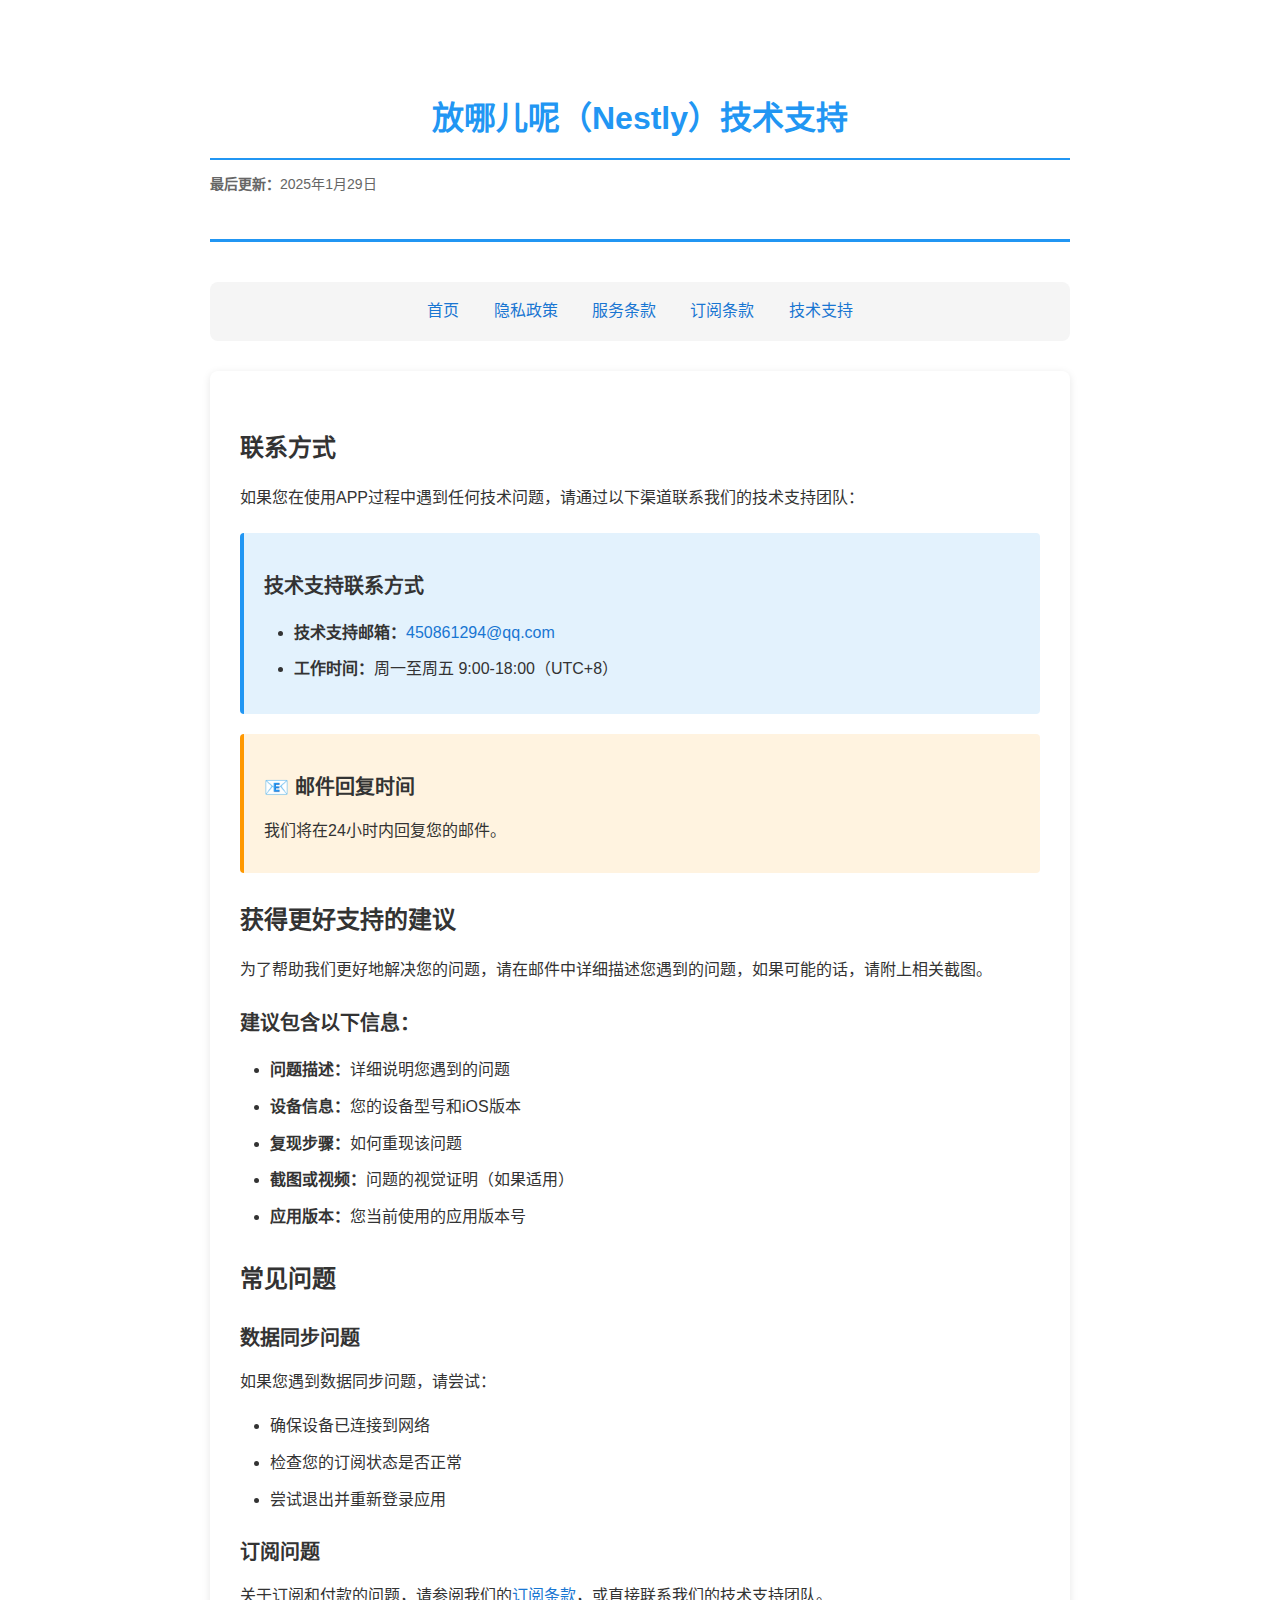
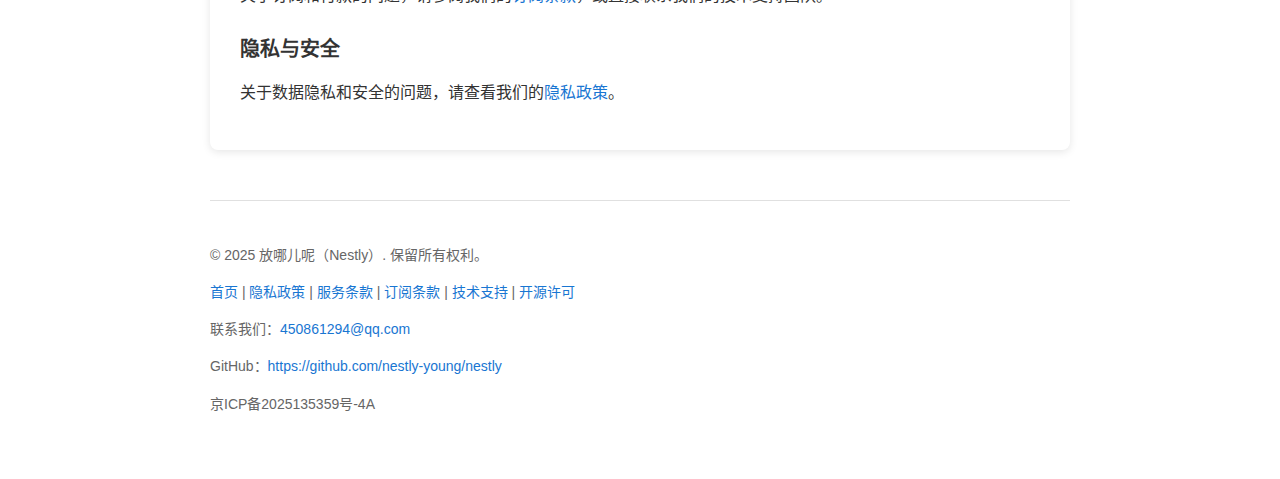
<file: support.html>
<!DOCTYPE html>
<html lang="zh-CN">
<head>
  <meta charset="UTF-8">
  <meta name="viewport" content="width=device-width, initial-scale=1.0">
  <meta name="description" content="放哪儿呢（Nestly）技术支持 - 获取技术帮助和联系我们的支持团队">
  <title>技术支持 - 放哪儿呢（Nestly）</title>
  <link rel="stylesheet" href="css/style.css">
</head>
<body>
  <header>
    <h1>放哪儿呢（Nestly）技术支持</h1>
    <div class="meta-info">
      <p><strong>最后更新：</strong>2025年1月29日</p>
    </div>
  </header>

  <nav>
    <a href="index.html">首页</a>
    <a href="privacy-policy.html">隐私政策</a>
    <a href="terms-of-service.html">服务条款</a>
    <a href="subscription-terms.html">订阅条款</a>
    <a href="support.html">技术支持</a>
  </nav>

  <main>
    <section id="contact">
      <h2>联系方式</h2>
      <p>如果您在使用APP过程中遇到任何技术问题，请通过以下渠道联系我们的技术支持团队：</p>

      <div class="info-box">
        <h3>技术支持联系方式</h3>
        <ul>
          <li><strong>技术支持邮箱：</strong><a href="mailto:450861294@qq.com">450861294@qq.com</a></li>
          <li><strong>工作时间：</strong>周一至周五 9:00-18:00（UTC+8）</li>
        </ul>
      </div>

      <div class="warning-box">
        <h3>📧 邮件回复时间</h3>
        <p>我们将在24小时内回复您的邮件。</p>
      </div>
    </section>

    <section id="support-tips">
      <h2>获得更好支持的建议</h2>
      <p>为了帮助我们更好地解决您的问题，请在邮件中详细描述您遇到的问题，如果可能的话，请附上相关截图。</p>

      <h3>建议包含以下信息：</h3>
      <ul>
        <li><strong>问题描述：</strong>详细说明您遇到的问题</li>
        <li><strong>设备信息：</strong>您的设备型号和iOS版本</li>
        <li><strong>复现步骤：</strong>如何重现该问题</li>
        <li><strong>截图或视频：</strong>问题的视觉证明（如果适用）</li>
        <li><strong>应用版本：</strong>您当前使用的应用版本号</li>
      </ul>
    </section>

    <section id="common-issues">
      <h2>常见问题</h2>

      <h3>数据同步问题</h3>
      <p>如果您遇到数据同步问题，请尝试：</p>
      <ul>
        <li>确保设备已连接到网络</li>
        <li>检查您的订阅状态是否正常</li>
        <li>尝试退出并重新登录应用</li>
      </ul>

      <h3>订阅问题</h3>
      <p>关于订阅和付款的问题，请参阅我们的<a href="subscription-terms.html">订阅条款</a>，或直接联系我们的技术支持团队。</p>

      <h3>隐私与安全</h3>
      <p>关于数据隐私和安全的问题，请查看我们的<a href="privacy-policy.html">隐私政策</a>。</p>
    </section>
  </main>

  <footer>
    <p>&copy; 2025 放哪儿呢（Nestly）. 保留所有权利。</p>
    <p>
      <a href="index.html">首页</a> |
      <a href="privacy-policy.html">隐私政策</a> |
      <a href="terms-of-service.html">服务条款</a> |
      <a href="subscription-terms.html">订阅条款</a> |
      <a href="support.html">技术支持</a> |
      <a href="open-source-licenses.html">开源许可</a>
    </p>
    <p>联系我们：<a href="mailto:450861294@qq.com">450861294@qq.com</a></p>
    <p>GitHub：<a href="https://github.com/nestly-young/nestly" target="_blank">https://github.com/nestly-young/nestly</a></p>
    <p>京ICP备2025135359号-4A</p>
  </footer>
</body>
</html>
</file>
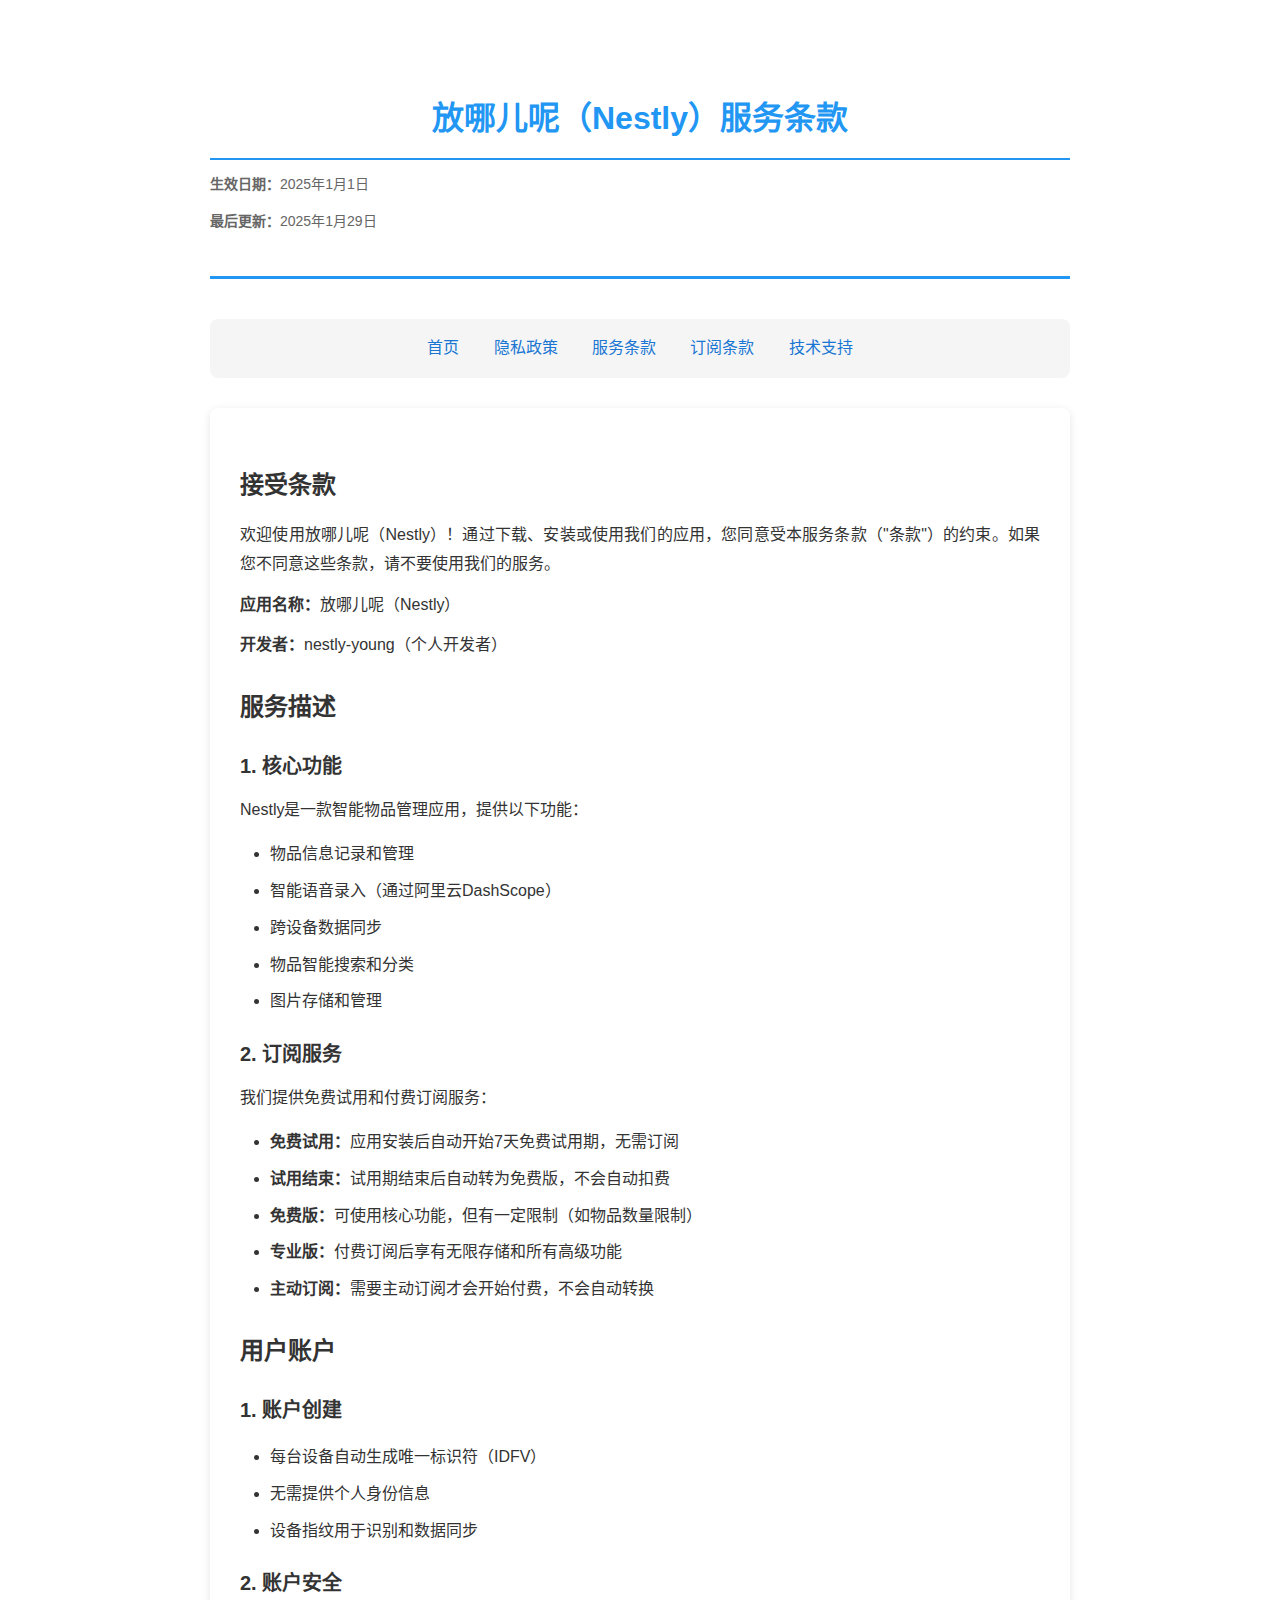
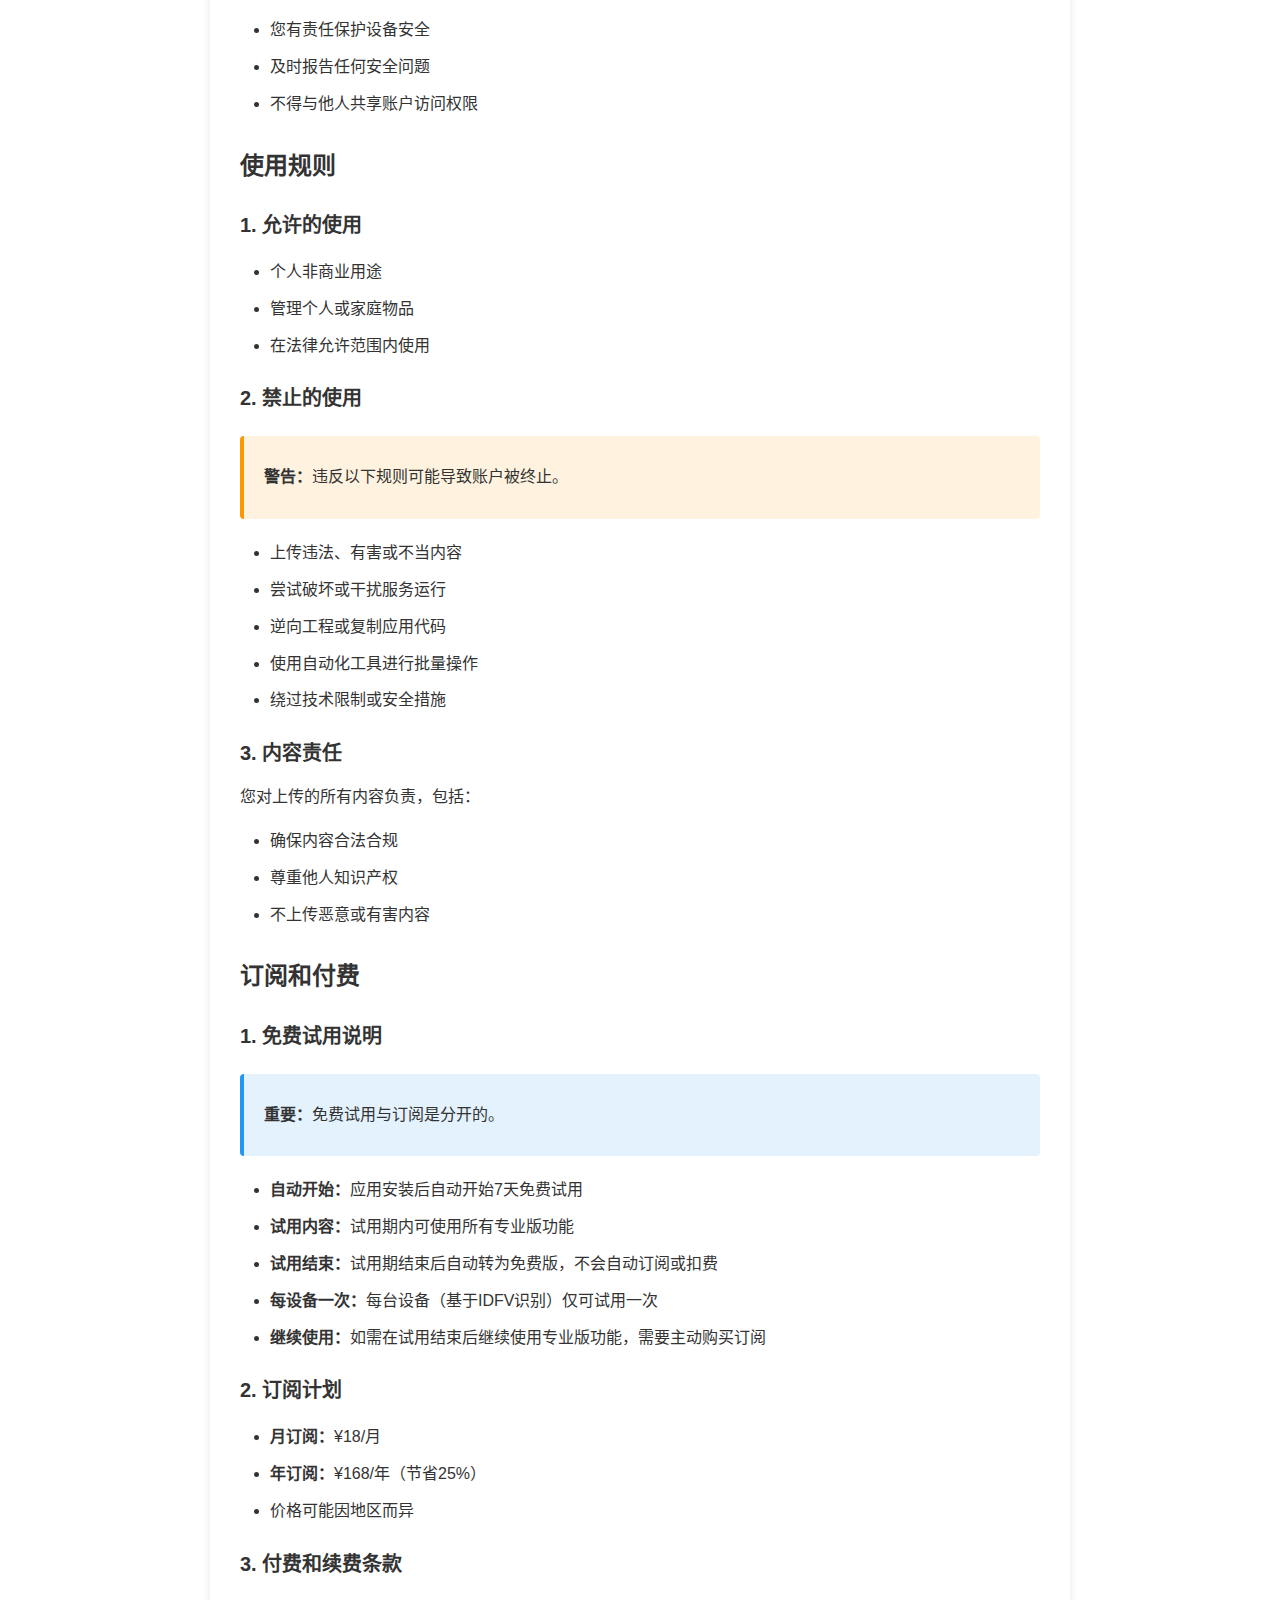
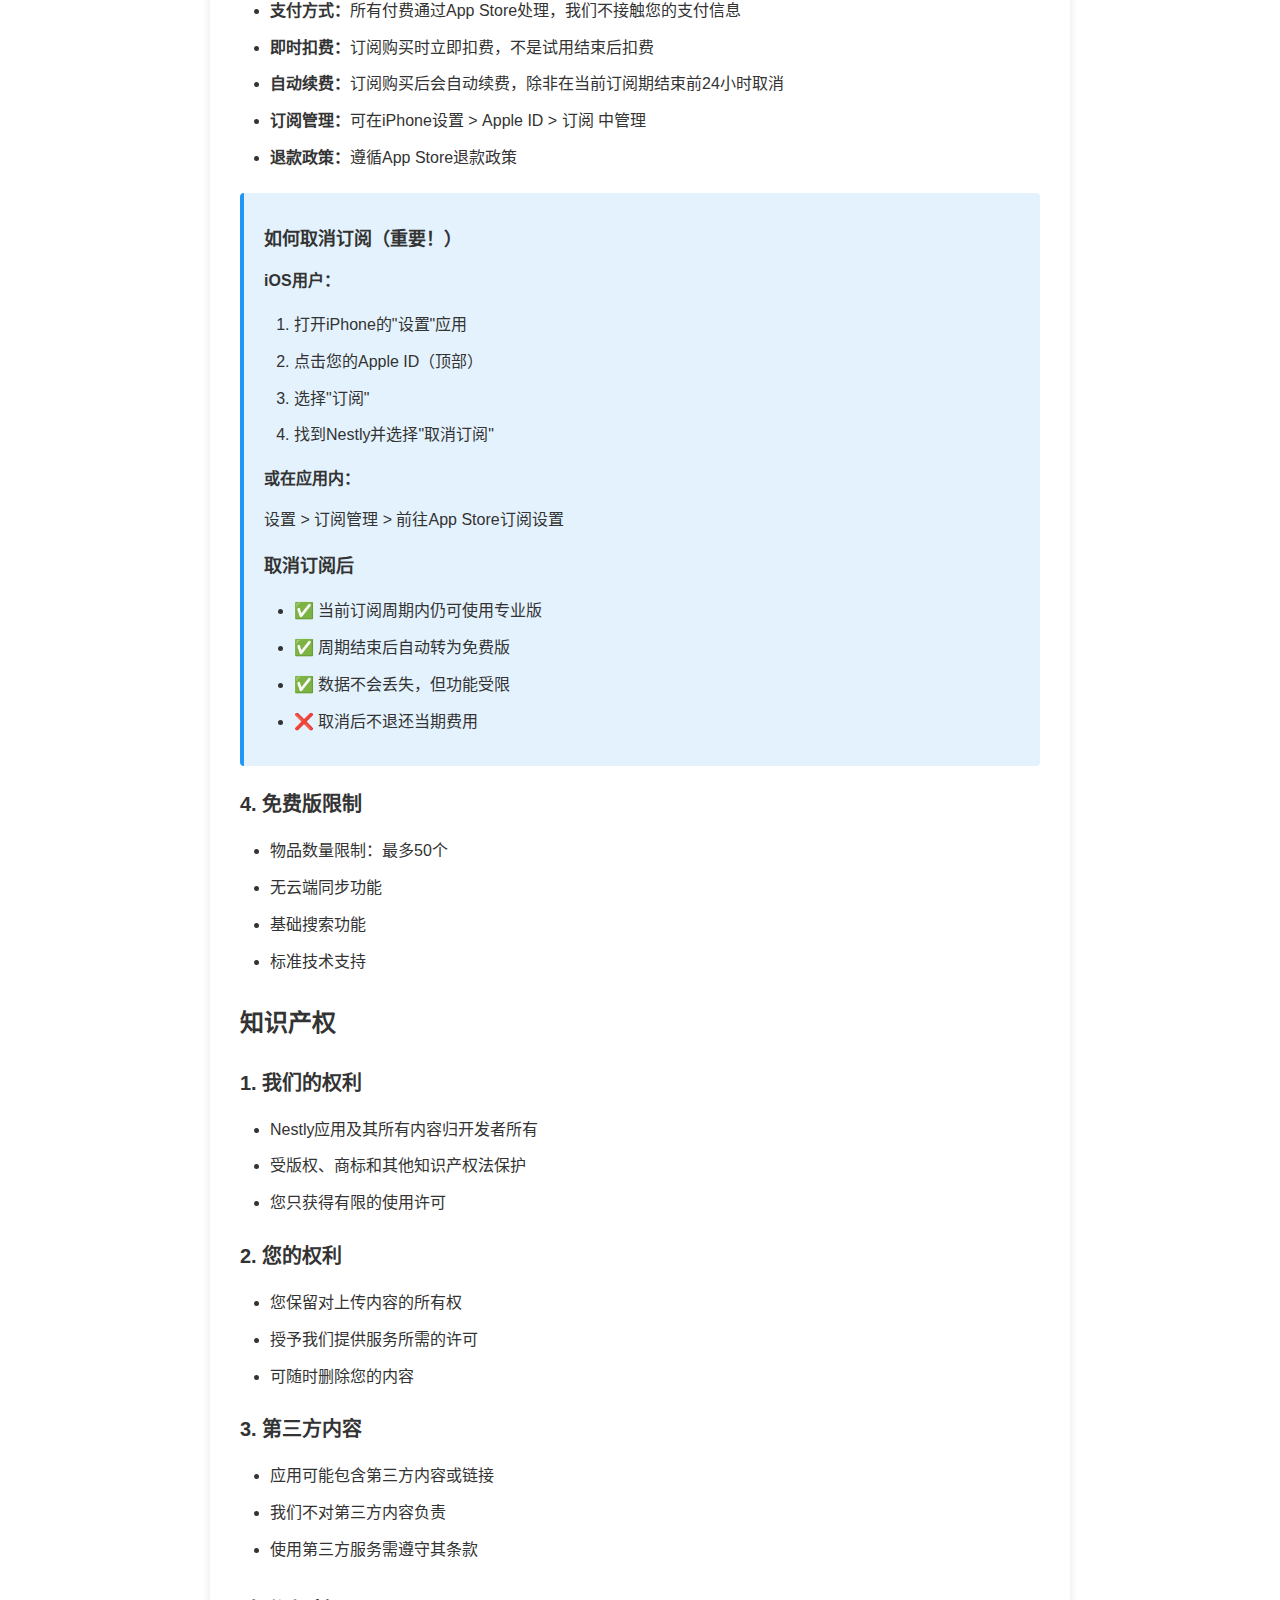
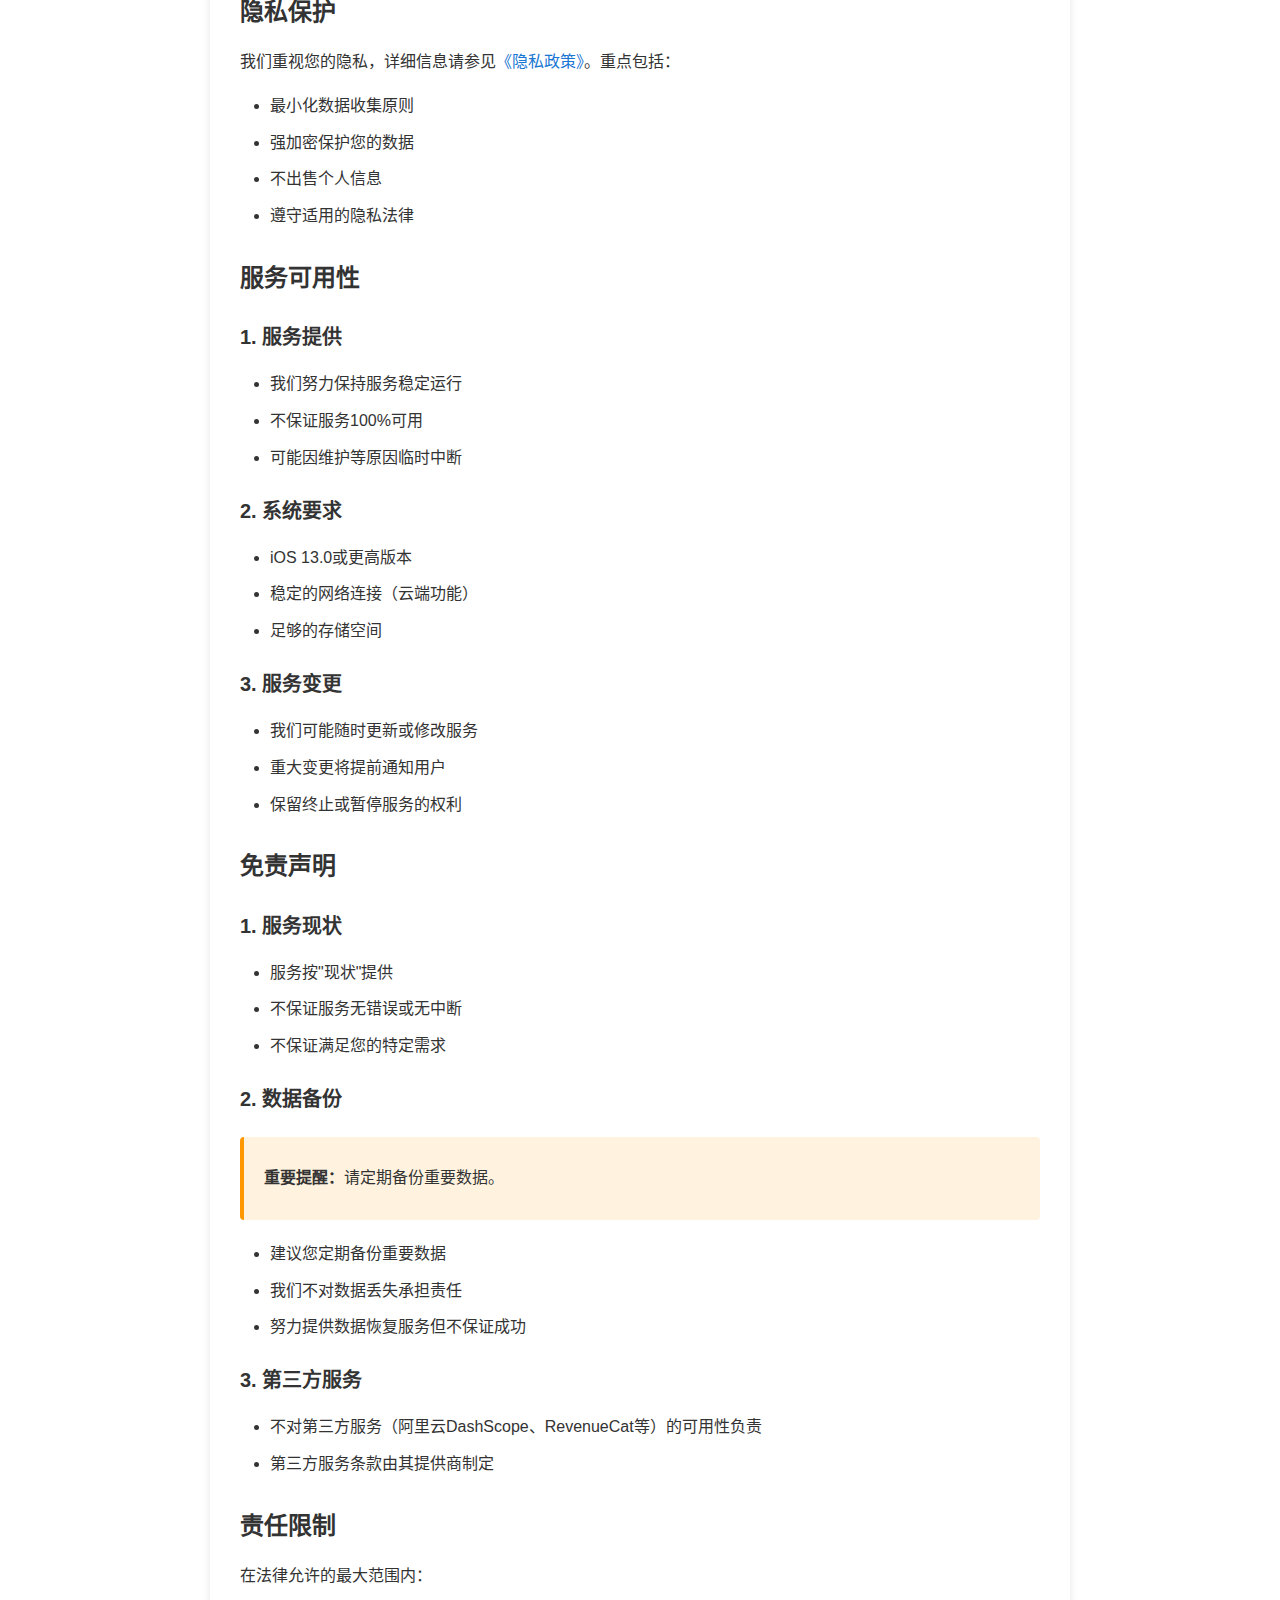
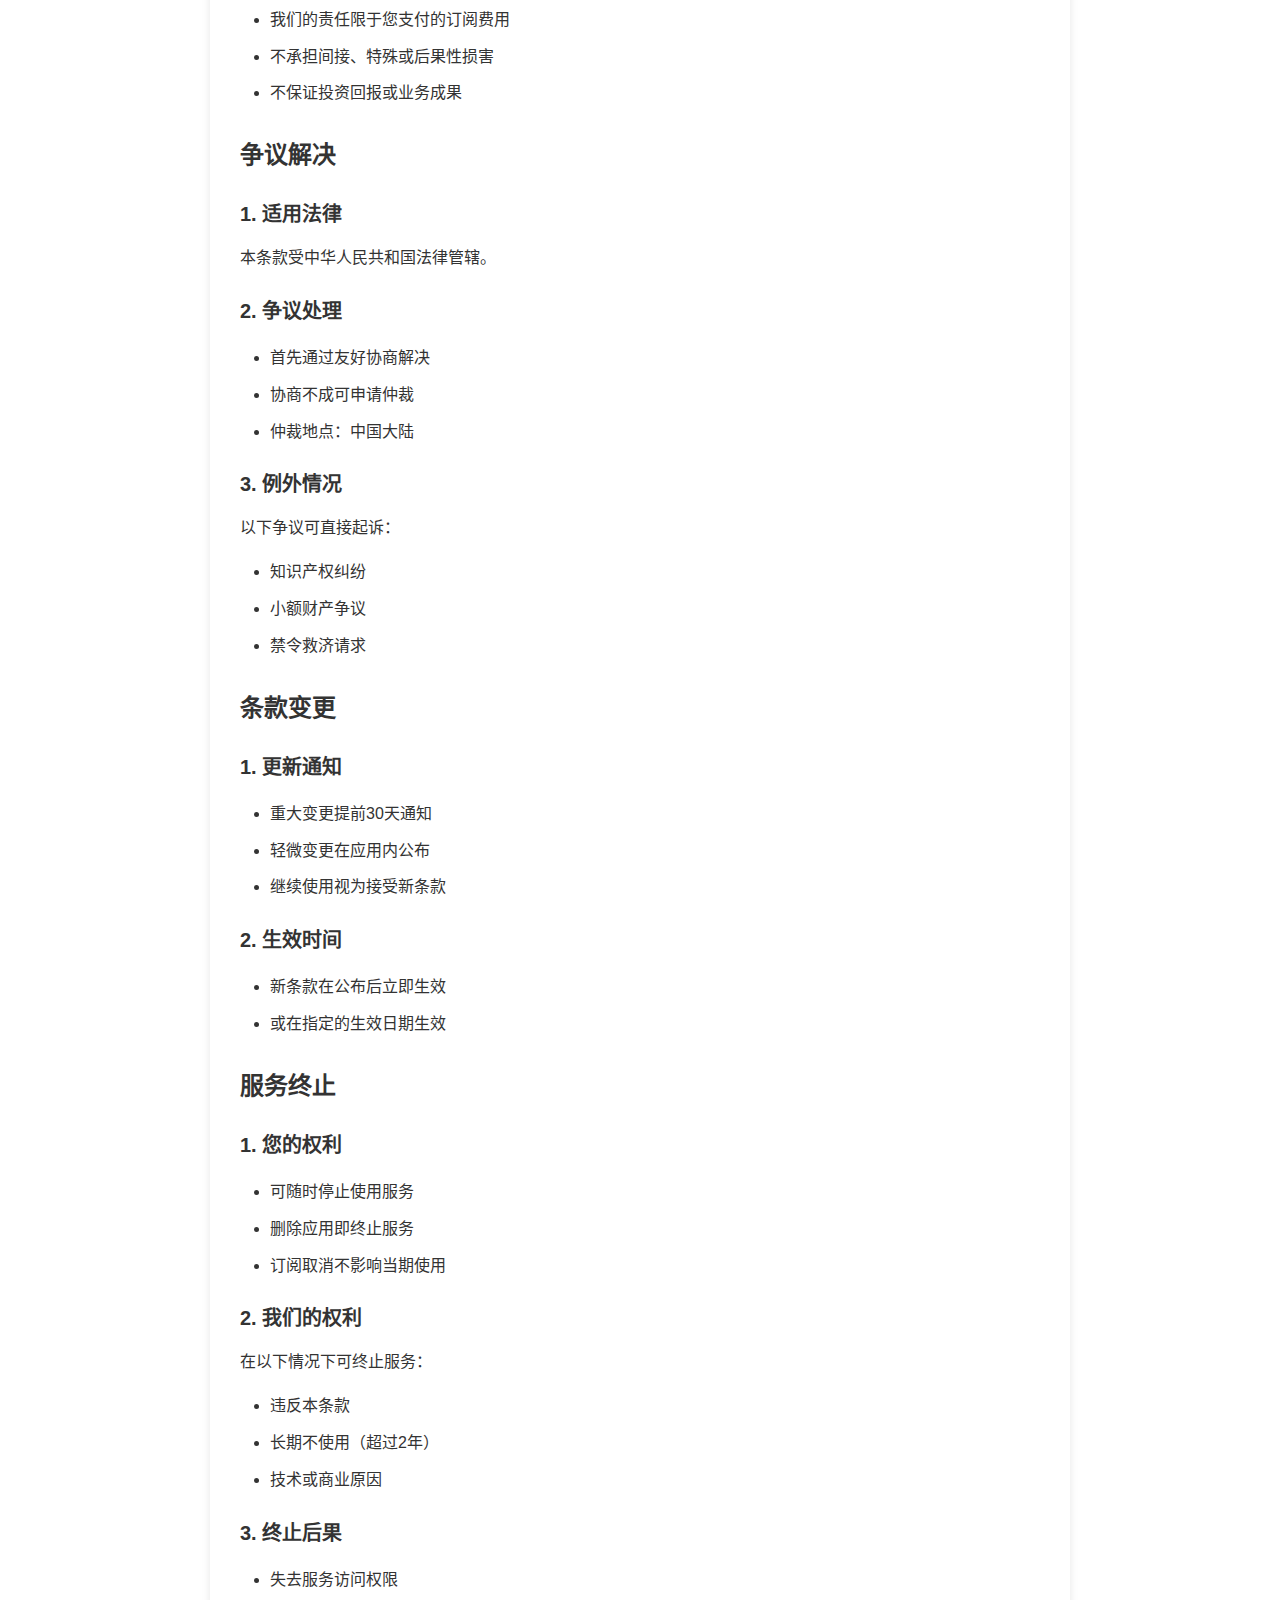
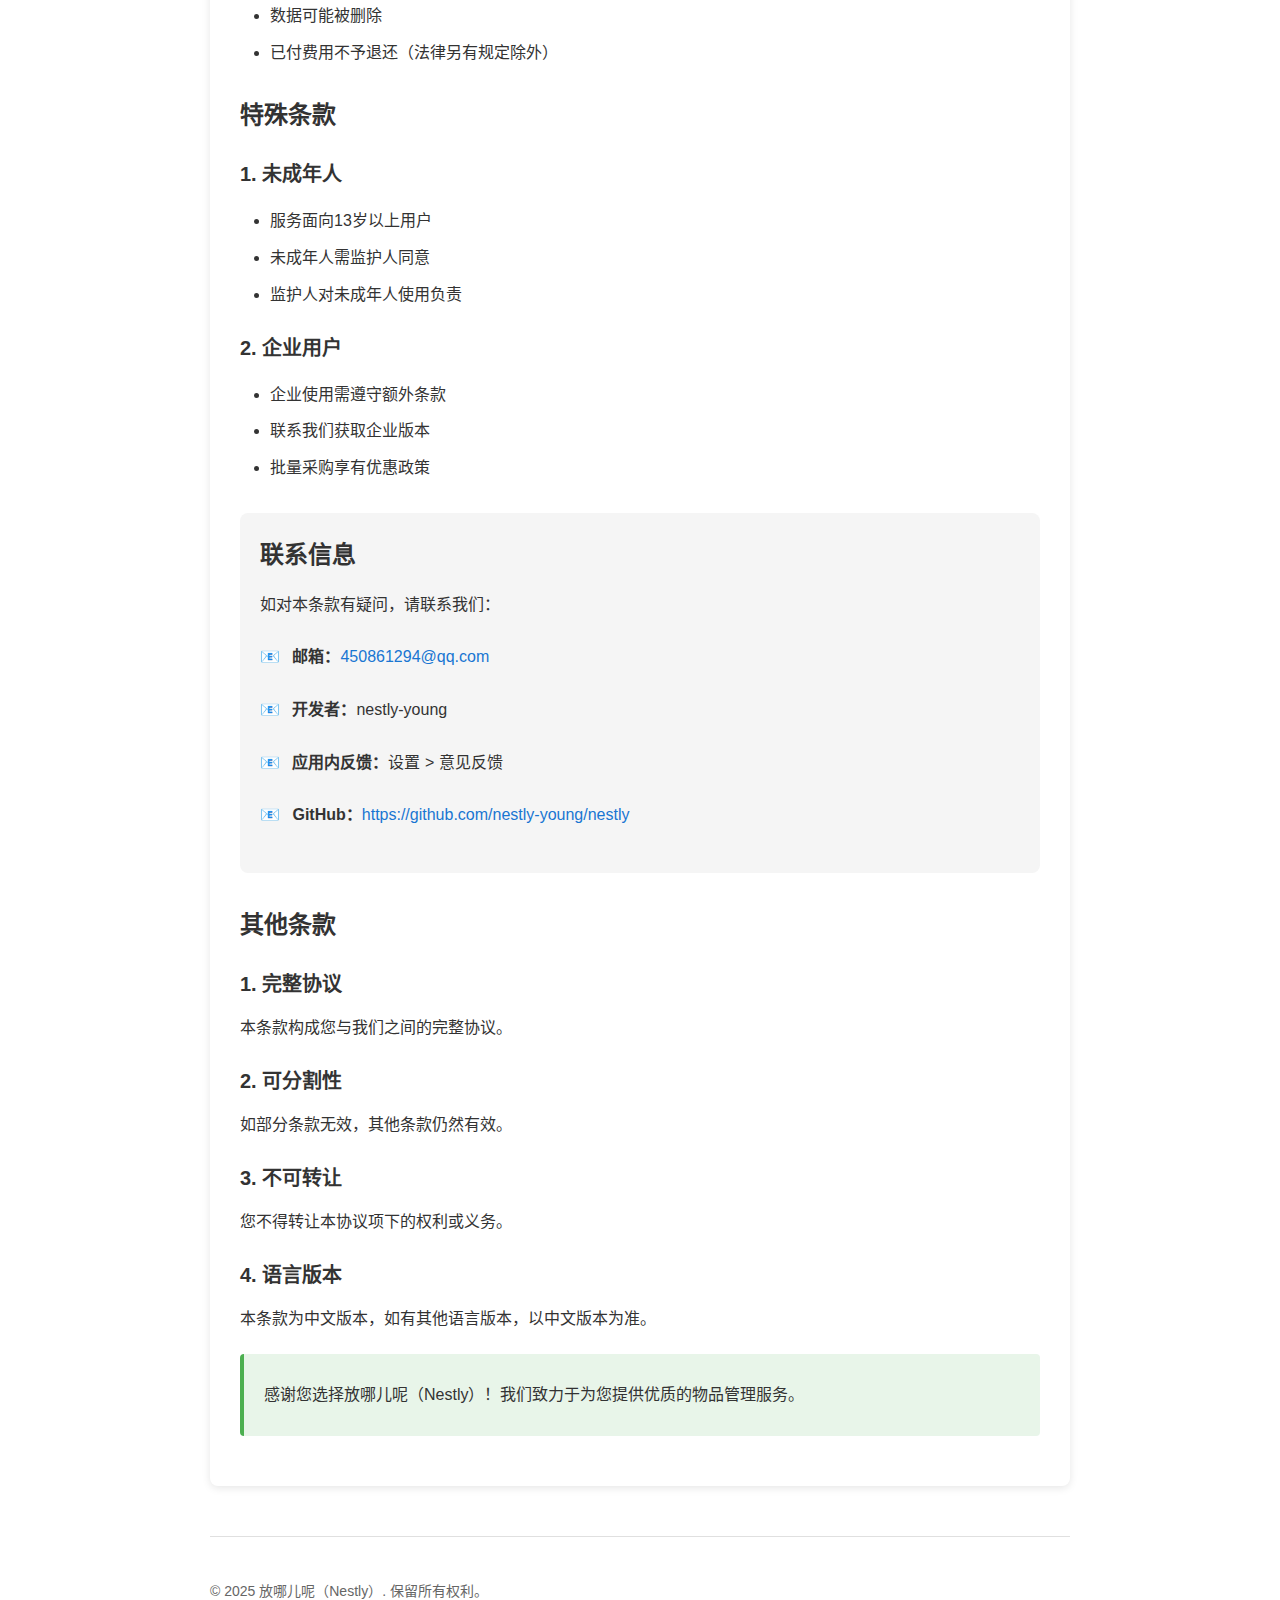
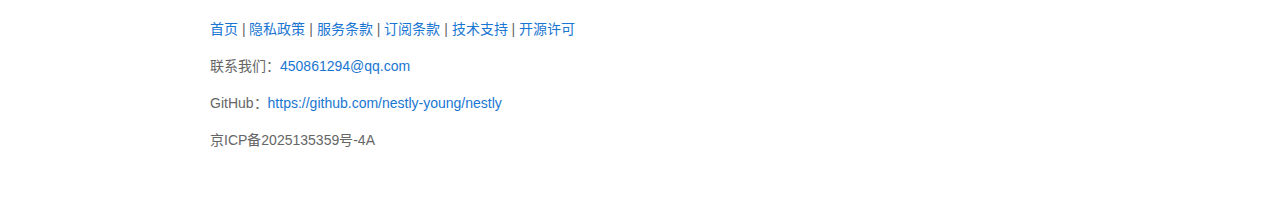
<file: terms-of-service.html>
<!DOCTYPE html>
<html lang="zh-CN">
<head>
  <meta charset="UTF-8">
  <meta name="viewport" content="width=device-width, initial-scale=1.0">
  <meta name="description" content="放哪儿呢（Nestly）服务条款 - 使用放哪儿呢应用的规则和条件">
  <title>服务条款 - 放哪儿呢（Nestly）</title>
  <link rel="stylesheet" href="css/style.css">
</head>
<body>
  <header>
    <h1>放哪儿呢（Nestly）服务条款</h1>
    <div class="meta-info">
      <p><strong>生效日期：</strong>2025年1月1日</p>
      <p><strong>最后更新：</strong>2025年1月29日</p>
    </div>
  </header>

  <nav>
    <a href="index.html">首页</a>
    <a href="privacy-policy.html">隐私政策</a>
    <a href="terms-of-service.html">服务条款</a>
    <a href="subscription-terms.html">订阅条款</a>
    <a href="support.html">技术支持</a>
  </nav>

  <main>
    <section id="acceptance">
      <h2>接受条款</h2>
      <p>欢迎使用放哪儿呢（Nestly）！通过下载、安装或使用我们的应用，您同意受本服务条款（"条款"）的约束。如果您不同意这些条款，请不要使用我们的服务。</p>
      <p><strong>应用名称：</strong>放哪儿呢（Nestly）</p>
      <p><strong>开发者：</strong>nestly-young（个人开发者）</p>
    </section>

    <section id="service-description">
      <h2>服务描述</h2>

      <h3>1. 核心功能</h3>
      <p>Nestly是一款智能物品管理应用，提供以下功能：</p>
      <ul>
        <li>物品信息记录和管理</li>
        <li>智能语音录入（通过阿里云DashScope）</li>
        <li>跨设备数据同步</li>
        <li>物品智能搜索和分类</li>
        <li>图片存储和管理</li>
      </ul>

      <h3>2. 订阅服务</h3>
      <p>我们提供免费试用和付费订阅服务：</p>
      <ul>
        <li><strong>免费试用：</strong>应用安装后自动开始7天免费试用期，无需订阅</li>
        <li><strong>试用结束：</strong>试用期结束后自动转为免费版，不会自动扣费</li>
        <li><strong>免费版：</strong>可使用核心功能，但有一定限制（如物品数量限制）</li>
        <li><strong>专业版：</strong>付费订阅后享有无限存储和所有高级功能</li>
        <li><strong>主动订阅：</strong>需要主动订阅才会开始付费，不会自动转换</li>
      </ul>
    </section>

    <section id="user-account">
      <h2>用户账户</h2>

      <h3>1. 账户创建</h3>
      <ul>
        <li>每台设备自动生成唯一标识符（IDFV）</li>
        <li>无需提供个人身份信息</li>
        <li>设备指纹用于识别和数据同步</li>
      </ul>

      <h3>2. 账户安全</h3>
      <ul>
        <li>您有责任保护设备安全</li>
        <li>及时报告任何安全问题</li>
        <li>不得与他人共享账户访问权限</li>
      </ul>
    </section>

    <section id="usage-rules">
      <h2>使用规则</h2>

      <h3>1. 允许的使用</h3>
      <ul>
        <li>个人非商业用途</li>
        <li>管理个人或家庭物品</li>
        <li>在法律允许范围内使用</li>
      </ul>

      <h3>2. 禁止的使用</h3>
      <div class="warning-box">
        <p><strong>警告：</strong>违反以下规则可能导致账户被终止。</p>
      </div>
      <ul>
        <li>上传违法、有害或不当内容</li>
        <li>尝试破坏或干扰服务运行</li>
        <li>逆向工程或复制应用代码</li>
        <li>使用自动化工具进行批量操作</li>
        <li>绕过技术限制或安全措施</li>
      </ul>

      <h3>3. 内容责任</h3>
      <p>您对上传的所有内容负责，包括：</p>
      <ul>
        <li>确保内容合法合规</li>
        <li>尊重他人知识产权</li>
        <li>不上传恶意或有害内容</li>
      </ul>
    </section>

    <section id="subscription-payment">
      <h2>订阅和付费</h2>

      <h3>1. 免费试用说明</h3>
      <div class="info-box">
        <p><strong>重要：</strong>免费试用与订阅是分开的。</p>
      </div>
      <ul>
        <li><strong>自动开始：</strong>应用安装后自动开始7天免费试用</li>
        <li><strong>试用内容：</strong>试用期内可使用所有专业版功能</li>
        <li><strong>试用结束：</strong>试用期结束后自动转为免费版，不会自动订阅或扣费</li>
        <li><strong>每设备一次：</strong>每台设备（基于IDFV识别）仅可试用一次</li>
        <li><strong>继续使用：</strong>如需在试用结束后继续使用专业版功能，需要主动购买订阅</li>
      </ul>

      <h3>2. 订阅计划</h3>
      <ul>
        <li><strong>月订阅：</strong>¥18/月</li>
        <li><strong>年订阅：</strong>¥168/年（节省25%）</li>
        <li>价格可能因地区而异</li>
      </ul>

      <h3>3. 付费和续费条款</h3>
      <ul>
        <li><strong>支付方式：</strong>所有付费通过App Store处理，我们不接触您的支付信息</li>
        <li><strong>即时扣费：</strong>订阅购买时立即扣费，不是试用结束后扣费</li>
        <li><strong>自动续费：</strong>订阅购买后会自动续费，除非在当前订阅期结束前24小时取消</li>
        <li><strong>订阅管理：</strong>可在iPhone设置 > Apple ID > 订阅 中管理</li>
        <li><strong>退款政策：</strong>遵循App Store退款政策</li>
      </ul>

      <div class="info-box">
        <h4>如何取消订阅（重要！）</h4>
        <p><strong>iOS用户：</strong></p>
        <ol>
          <li>打开iPhone的"设置"应用</li>
          <li>点击您的Apple ID（顶部）</li>
          <li>选择"订阅"</li>
          <li>找到Nestly并选择"取消订阅"</li>
        </ol>
        <p><strong>或在应用内：</strong></p>
        <p>设置 > 订阅管理 > 前往App Store订阅设置</p>

        <h4>取消订阅后</h4>
        <ul>
          <li>✅ 当前订阅周期内仍可使用专业版</li>
          <li>✅ 周期结束后自动转为免费版</li>
          <li>✅ 数据不会丢失，但功能受限</li>
          <li>❌ 取消后不退还当期费用</li>
        </ul>
      </div>

      <h3>4. 免费版限制</h3>
      <ul>
        <li>物品数量限制：最多50个</li>
        <li>无云端同步功能</li>
        <li>基础搜索功能</li>
        <li>标准技术支持</li>
      </ul>
    </section>

    <section id="intellectual-property">
      <h2>知识产权</h2>

      <h3>1. 我们的权利</h3>
      <ul>
        <li>Nestly应用及其所有内容归开发者所有</li>
        <li>受版权、商标和其他知识产权法保护</li>
        <li>您只获得有限的使用许可</li>
      </ul>

      <h3>2. 您的权利</h3>
      <ul>
        <li>您保留对上传内容的所有权</li>
        <li>授予我们提供服务所需的许可</li>
        <li>可随时删除您的内容</li>
      </ul>

      <h3>3. 第三方内容</h3>
      <ul>
        <li>应用可能包含第三方内容或链接</li>
        <li>我们不对第三方内容负责</li>
        <li>使用第三方服务需遵守其条款</li>
      </ul>
    </section>

    <section id="privacy">
      <h2>隐私保护</h2>
      <p>我们重视您的隐私，详细信息请参见<a href="privacy-policy.html">《隐私政策》</a>。重点包括：</p>
      <ul>
        <li>最小化数据收集原则</li>
        <li>强加密保护您的数据</li>
        <li>不出售个人信息</li>
        <li>遵守适用的隐私法律</li>
      </ul>
    </section>

    <section id="service-availability">
      <h2>服务可用性</h2>

      <h3>1. 服务提供</h3>
      <ul>
        <li>我们努力保持服务稳定运行</li>
        <li>不保证服务100%可用</li>
        <li>可能因维护等原因临时中断</li>
      </ul>

      <h3>2. 系统要求</h3>
      <ul>
        <li>iOS 13.0或更高版本</li>
        <li>稳定的网络连接（云端功能）</li>
        <li>足够的存储空间</li>
      </ul>

      <h3>3. 服务变更</h3>
      <ul>
        <li>我们可能随时更新或修改服务</li>
        <li>重大变更将提前通知用户</li>
        <li>保留终止或暂停服务的权利</li>
      </ul>
    </section>

    <section id="disclaimer">
      <h2>免责声明</h2>

      <h3>1. 服务现状</h3>
      <ul>
        <li>服务按"现状"提供</li>
        <li>不保证服务无错误或无中断</li>
        <li>不保证满足您的特定需求</li>
      </ul>

      <h3>2. 数据备份</h3>
      <div class="warning-box">
        <p><strong>重要提醒：</strong>请定期备份重要数据。</p>
      </div>
      <ul>
        <li>建议您定期备份重要数据</li>
        <li>我们不对数据丢失承担责任</li>
        <li>努力提供数据恢复服务但不保证成功</li>
      </ul>

      <h3>3. 第三方服务</h3>
      <ul>
        <li>不对第三方服务（阿里云DashScope、RevenueCat等）的可用性负责</li>
        <li>第三方服务条款由其提供商制定</li>
      </ul>
    </section>

    <section id="liability">
      <h2>责任限制</h2>
      <p>在法律允许的最大范围内：</p>
      <ul>
        <li>我们的责任限于您支付的订阅费用</li>
        <li>不承担间接、特殊或后果性损害</li>
        <li>不保证投资回报或业务成果</li>
      </ul>
    </section>

    <section id="dispute-resolution">
      <h2>争议解决</h2>

      <h3>1. 适用法律</h3>
      <p>本条款受中华人民共和国法律管辖。</p>

      <h3>2. 争议处理</h3>
      <ul>
        <li>首先通过友好协商解决</li>
        <li>协商不成可申请仲裁</li>
        <li>仲裁地点：中国大陆</li>
      </ul>

      <h3>3. 例外情况</h3>
      <p>以下争议可直接起诉：</p>
      <ul>
        <li>知识产权纠纷</li>
        <li>小额财产争议</li>
        <li>禁令救济请求</li>
      </ul>
    </section>

    <section id="terms-changes">
      <h2>条款变更</h2>

      <h3>1. 更新通知</h3>
      <ul>
        <li>重大变更提前30天通知</li>
        <li>轻微变更在应用内公布</li>
        <li>继续使用视为接受新条款</li>
      </ul>

      <h3>2. 生效时间</h3>
      <ul>
        <li>新条款在公布后立即生效</li>
        <li>或在指定的生效日期生效</li>
      </ul>
    </section>

    <section id="termination">
      <h2>服务终止</h2>

      <h3>1. 您的权利</h3>
      <ul>
        <li>可随时停止使用服务</li>
        <li>删除应用即终止服务</li>
        <li>订阅取消不影响当期使用</li>
      </ul>

      <h3>2. 我们的权利</h3>
      <p>在以下情况下可终止服务：</p>
      <ul>
        <li>违反本条款</li>
        <li>长期不使用（超过2年）</li>
        <li>技术或商业原因</li>
      </ul>

      <h3>3. 终止后果</h3>
      <ul>
        <li>失去服务访问权限</li>
        <li>数据可能被删除</li>
        <li>已付费用不予退还（法律另有规定除外）</li>
      </ul>
    </section>

    <section id="special-terms">
      <h2>特殊条款</h2>

      <h3>1. 未成年人</h3>
      <ul>
        <li>服务面向13岁以上用户</li>
        <li>未成年人需监护人同意</li>
        <li>监护人对未成年人使用负责</li>
      </ul>

      <h3>2. 企业用户</h3>
      <ul>
        <li>企业使用需遵守额外条款</li>
        <li>联系我们获取企业版本</li>
        <li>批量采购享有优惠政策</li>
      </ul>
    </section>

    <section id="contact" class="contact-info">
      <h2>联系信息</h2>
      <p>如对本条款有疑问，请联系我们：</p>
      <ul>
        <li><strong>邮箱：</strong><a href="mailto:450861294@qq.com">450861294@qq.com</a></li>
        <li><strong>开发者：</strong>nestly-young</li>
        <li><strong>应用内反馈：</strong>设置 > 意见反馈</li>
        <li><strong>GitHub：</strong><a href="https://github.com/nestly-young/nestly" target="_blank">https://github.com/nestly-young/nestly</a></li>
      </ul>
    </section>

    <section id="other-terms">
      <h2>其他条款</h2>

      <h3>1. 完整协议</h3>
      <p>本条款构成您与我们之间的完整协议。</p>

      <h3>2. 可分割性</h3>
      <p>如部分条款无效，其他条款仍然有效。</p>

      <h3>3. 不可转让</h3>
      <p>您不得转让本协议项下的权利或义务。</p>

      <h3>4. 语言版本</h3>
      <p>本条款为中文版本，如有其他语言版本，以中文版本为准。</p>
    </section>

    <div class="success-box">
      <p>感谢您选择放哪儿呢（Nestly）！我们致力于为您提供优质的物品管理服务。</p>
    </div>
  </main>

  <footer>
    <p>&copy; 2025 放哪儿呢（Nestly）. 保留所有权利。</p>
    <p>
      <a href="index.html">首页</a> |
      <a href="privacy-policy.html">隐私政策</a> |
      <a href="terms-of-service.html">服务条款</a> |
      <a href="subscription-terms.html">订阅条款</a> |
      <a href="support.html">技术支持</a> |
      <a href="open-source-licenses.html">开源许可</a>
    </p>
    <p>联系我们：<a href="mailto:450861294@qq.com">450861294@qq.com</a></p>
    <p>GitHub：<a href="https://github.com/nestly-young/nestly" target="_blank">https://github.com/nestly-young/nestly</a></p>
    <p>京ICP备2025135359号-4A</p>
  </footer>
</body>
</html>
</file>
<file: css/style.css>
/* Nestly Legal Documents - Modern Clean Style */

:root {
  --primary-color: #2196F3;
  --text-color: #333;
  --bg-color: #ffffff;
  --secondary-bg: #f5f5f5;
  --border-color: #e0e0e0;
  --link-color: #1976D2;
  --success-color: #4CAF50;
  --warning-color: #FF9800;
}

* {
  margin: 0;
  padding: 0;
  box-sizing: border-box;
}

body {
  font-family: -apple-system, BlinkMacSystemFont, 'Segoe UI', 'PingFang SC', 'Hiragino Sans GB', 'Microsoft YaHei', sans-serif;
  line-height: 1.8;
  color: var(--text-color);
  background-color: var(--bg-color);
  padding: 20px;
  max-width: 900px;
  margin: 0 auto;
}

/* Header */
header {
  text-align: center;
  padding: 40px 0 30px;
  border-bottom: 3px solid var(--primary-color);
  margin-bottom: 40px;
}

header h1 {
  font-size: 32px;
  color: var(--primary-color);
  margin-bottom: 10px;
}

.meta-info {
  color: #666;
  font-size: 14px;
  margin-top: 10px;
}

/* Navigation */
nav {
  background: var(--secondary-bg);
  padding: 15px;
  border-radius: 8px;
  margin-bottom: 30px;
  text-align: center;
}

nav a {
  color: var(--link-color);
  text-decoration: none;
  margin: 0 15px;
  font-weight: 500;
  transition: color 0.3s;
}

nav a:hover {
  color: var(--primary-color);
  text-decoration: underline;
}

/* Main Content */
main {
  background: var(--bg-color);
  padding: 30px;
  border-radius: 8px;
  box-shadow: 0 2px 8px rgba(0,0,0,0.1);
}

/* Typography */
h1 {
  font-size: 28px;
  margin: 30px 0 20px;
  color: var(--primary-color);
  border-bottom: 2px solid var(--primary-color);
  padding-bottom: 10px;
}

h2 {
  font-size: 24px;
  margin: 25px 0 15px;
  color: var(--text-color);
}

h3 {
  font-size: 20px;
  margin: 20px 0 12px;
  color: var(--text-color);
}

h4 {
  font-size: 18px;
  margin: 15px 0 10px;
  color: var(--text-color);
}

p {
  margin: 12px 0;
  text-align: justify;
}

/* Lists */
ul, ol {
  margin: 15px 0;
  padding-left: 30px;
}

li {
  margin: 8px 0;
}

/* Links */
a {
  color: var(--link-color);
  text-decoration: none;
}

a:hover {
  text-decoration: underline;
}

/* Info Boxes */
.info-box {
  background: #E3F2FD;
  border-left: 4px solid var(--primary-color);
  padding: 15px 20px;
  margin: 20px 0;
  border-radius: 4px;
}

.warning-box {
  background: #FFF3E0;
  border-left: 4px solid var(--warning-color);
  padding: 15px 20px;
  margin: 20px 0;
  border-radius: 4px;
}

.success-box {
  background: #E8F5E9;
  border-left: 4px solid var(--success-color);
  padding: 15px 20px;
  margin: 20px 0;
  border-radius: 4px;
}

/* Contact Info */
.contact-info {
  background: var(--secondary-bg);
  padding: 20px;
  border-radius: 8px;
  margin: 30px 0;
}

.contact-info h2 {
  margin-top: 0;
}

.contact-info ul {
  list-style: none;
  padding-left: 0;
}

.contact-info li {
  padding: 8px 0;
}

.contact-info li::before {
  content: "📧 ";
  margin-right: 8px;
}

/* Table */
table {
  width: 100%;
  border-collapse: collapse;
  margin: 20px 0;
}

th, td {
  border: 1px solid var(--border-color);
  padding: 12px;
  text-align: left;
}

th {
  background: var(--secondary-bg);
  font-weight: 600;
}

/* Code */
code {
  background: var(--secondary-bg);
  padding: 2px 6px;
  border-radius: 3px;
  font-family: 'Monaco', 'Consolas', monospace;
  font-size: 0.9em;
}

/* Footer */
footer {
  text-align: center;
  padding: 30px 0;
  margin-top: 50px;
  border-top: 1px solid var(--border-color);
  color: #666;
  font-size: 14px;
}

/* Responsive */
@media (max-width: 768px) {
  body {
    padding: 10px;
  }

  header h1 {
    font-size: 24px;
  }

  main {
    padding: 20px;
  }

  h1 {
    font-size: 24px;
  }

  h2 {
    font-size: 20px;
  }

  nav a {
    display: block;
    margin: 8px 0;
  }
}

/* Print Styles */
@media print {
  body {
    max-width: 100%;
    padding: 0;
  }

  nav, footer {
    display: none;
  }

  main {
    box-shadow: none;
  }
}
</file>
